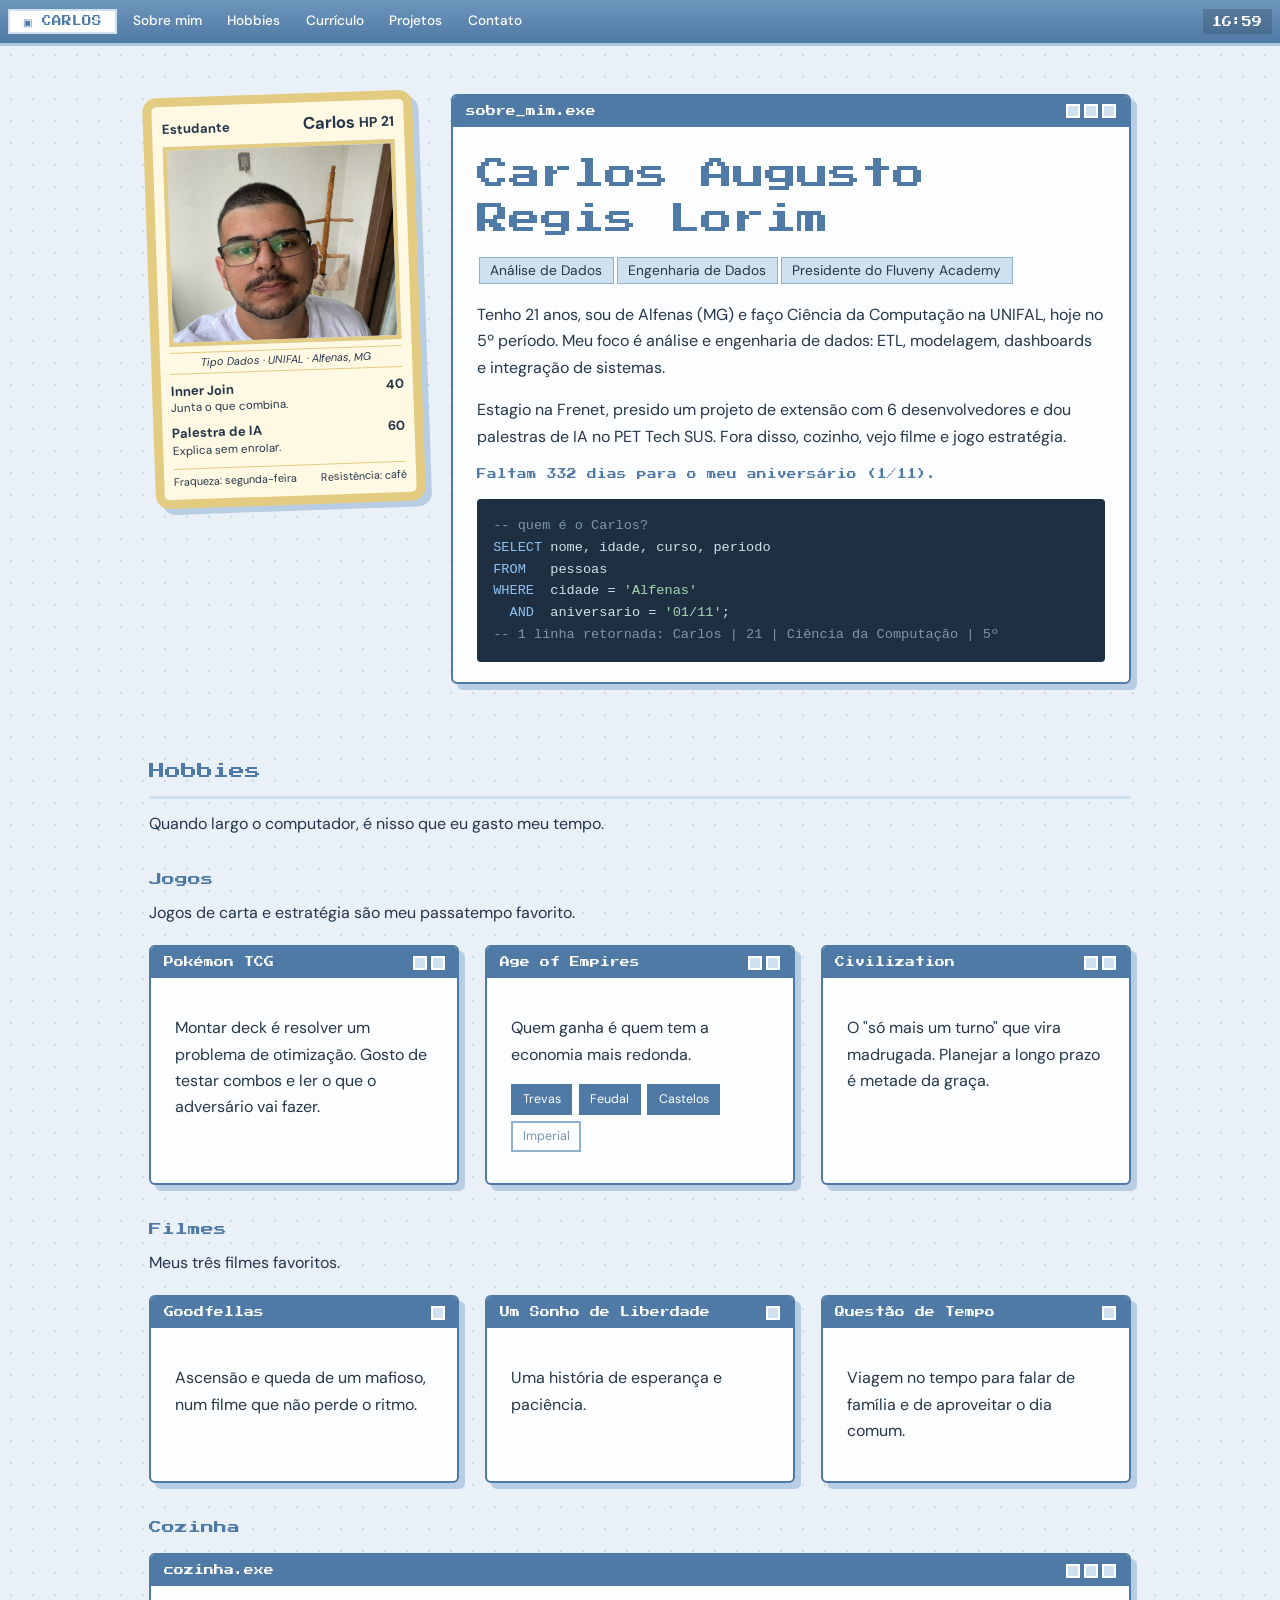
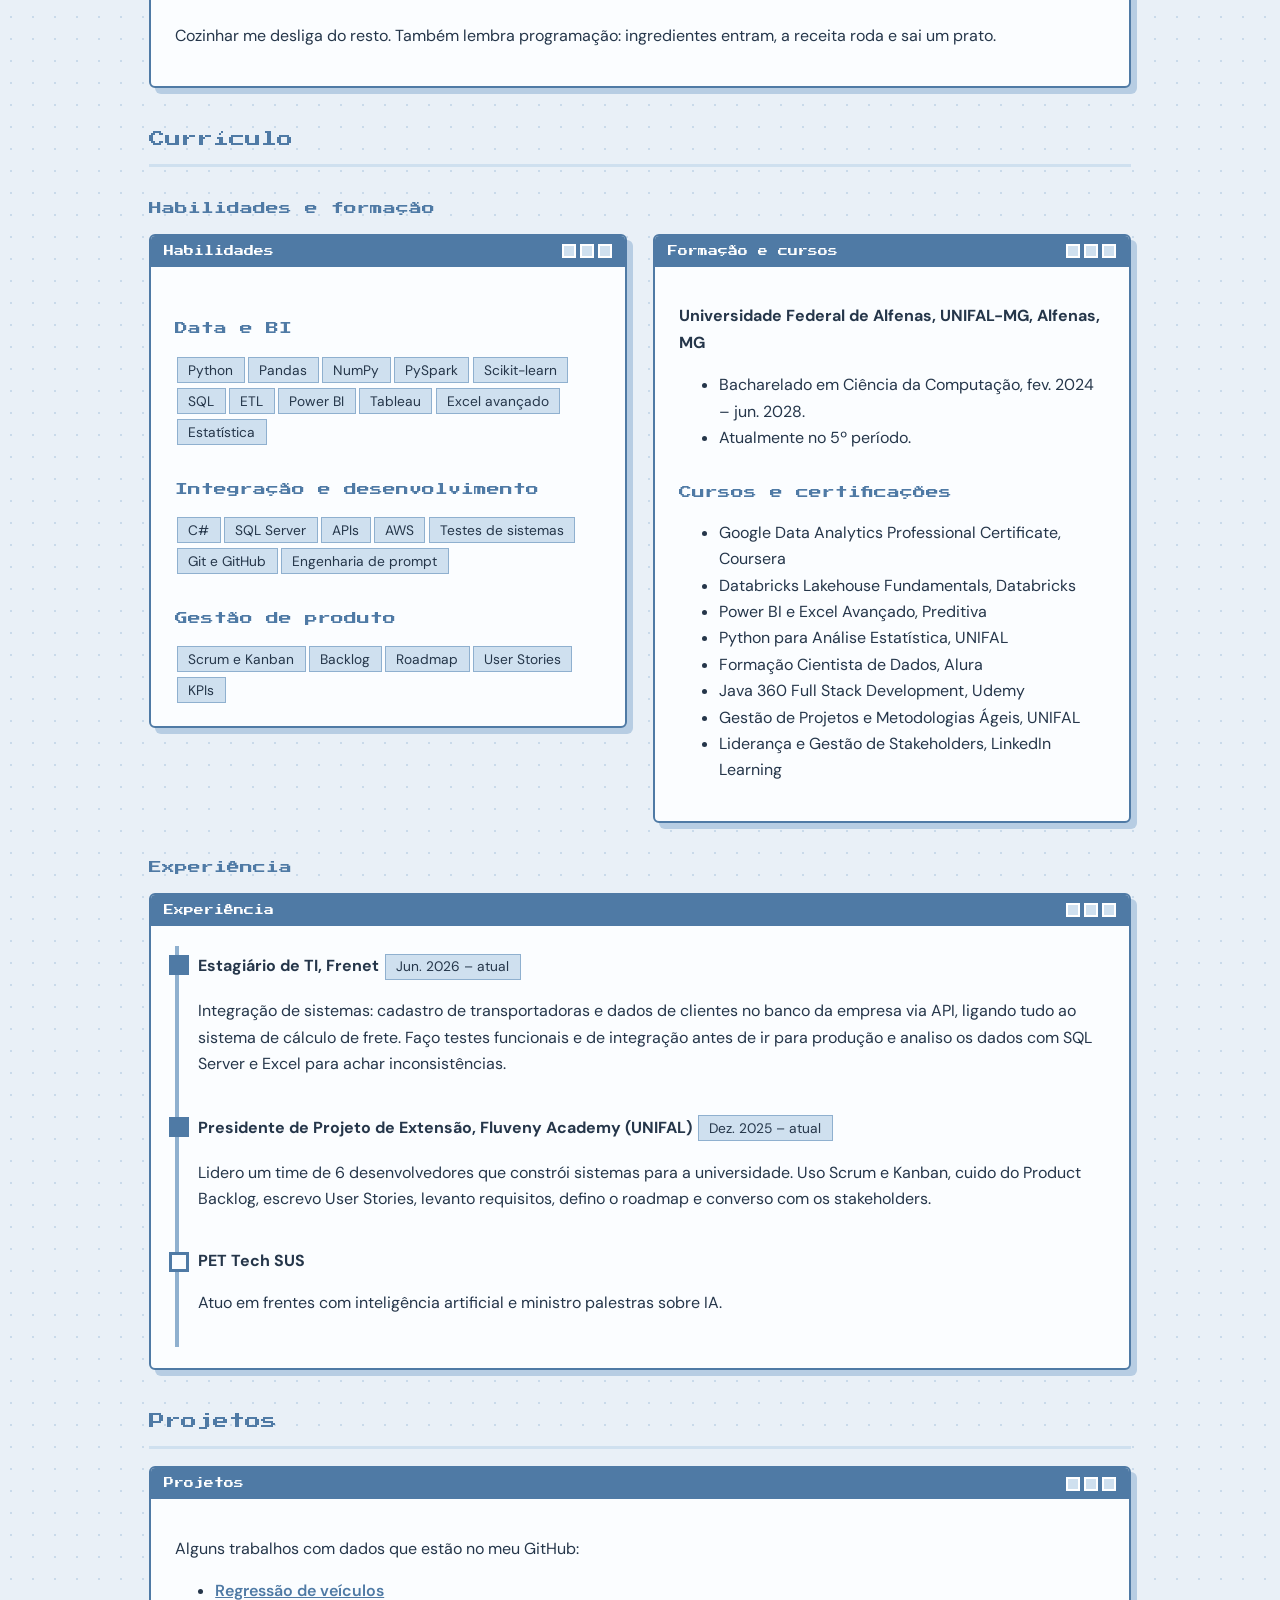
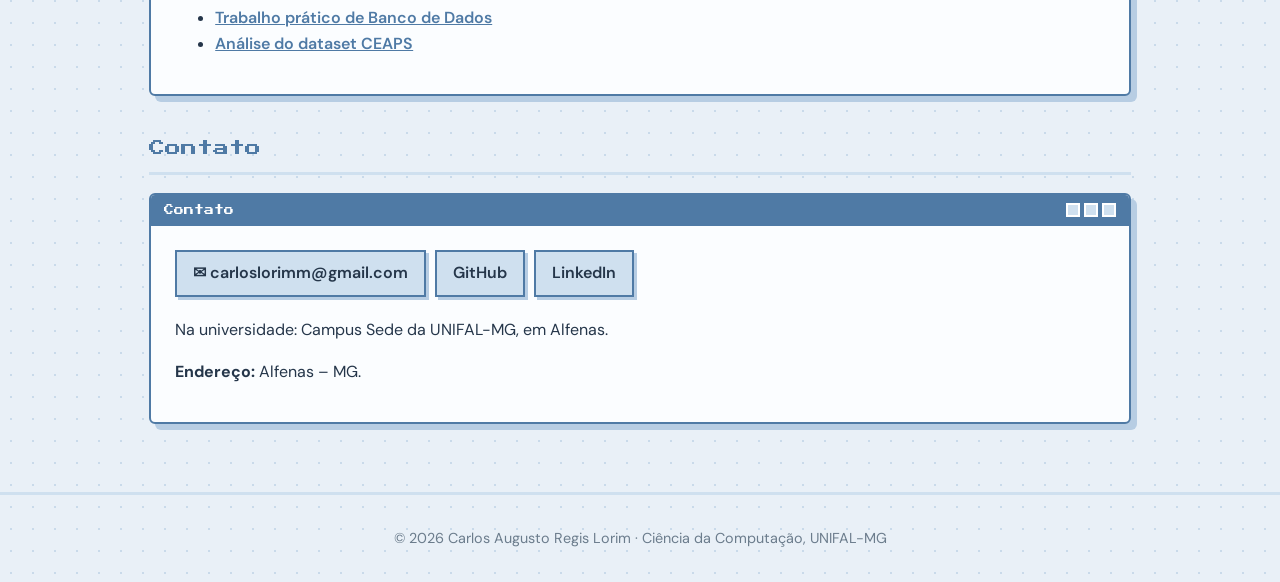
<file: index.html>
<!DOCTYPE html>
<html lang="en-US"><head><meta charset="UTF-8"><meta name="viewport" content="width=device-width,initial-scale=1"><title>carlos-lorim-site</title>
<meta name="robots" content="max-image-preview:large">
<link rel="dns-prefetch" href="//fonts.googleapis.com">
<style id="wp-img-auto-sizes-contain-inline-css">
img:is([sizes=auto i],[sizes^="auto," i]){contain-intrinsic-size:3000px 1500px}
/*# sourceURL=wp-img-auto-sizes-contain-inline-css */
</style>
<style id="wp-emoji-styles-inline-css">

	img.wp-smiley, img.emoji {
		display: inline !important;
		border: none !important;
		box-shadow: none !important;
		height: 1em !important;
		width: 1em !important;
		margin: 0 0.07em !important;
		vertical-align: -0.1em !important;
		background: none !important;
		padding: 0 !important;
	}
/*# sourceURL=wp-emoji-styles-inline-css */
</style>
<style id="wp-block-library-inline-css">
:root{--wp-block-synced-color:#7a00df;--wp-block-synced-color--rgb:122,0,223;--wp-bound-block-color:var(--wp-block-synced-color);--wp-editor-canvas-background:#ddd;--wp-admin-theme-color:#007cba;--wp-admin-theme-color--rgb:0,124,186;--wp-admin-theme-color-darker-10:#006ba1;--wp-admin-theme-color-darker-10--rgb:0,107,160.5;--wp-admin-theme-color-darker-20:#005a87;--wp-admin-theme-color-darker-20--rgb:0,90,135;--wp-admin-border-width-focus:2px}@media (min-resolution:192dpi){:root{--wp-admin-border-width-focus:1.5px}}.wp-element-button{cursor:pointer}:root .has-very-light-gray-background-color{background-color:#eee}:root .has-very-dark-gray-background-color{background-color:#313131}:root .has-very-light-gray-color{color:#eee}:root .has-very-dark-gray-color{color:#313131}:root .has-vivid-green-cyan-to-vivid-cyan-blue-gradient-background{background:linear-gradient(135deg,#00d084,#0693e3)}:root .has-purple-crush-gradient-background{background:linear-gradient(135deg,#34e2e4,#4721fb 50%,#ab1dfe)}:root .has-hazy-dawn-gradient-background{background:linear-gradient(135deg,#faaca8,#dad0ec)}:root .has-subdued-olive-gradient-background{background:linear-gradient(135deg,#fafae1,#67a671)}:root .has-atomic-cream-gradient-background{background:linear-gradient(135deg,#fdd79a,#004a59)}:root .has-nightshade-gradient-background{background:linear-gradient(135deg,#330968,#31cdcf)}:root .has-midnight-gradient-background{background:linear-gradient(135deg,#020381,#2874fc)}:root{--wp--preset--font-size--normal:16px;--wp--preset--font-size--huge:42px}.has-regular-font-size{font-size:1em}.has-larger-font-size{font-size:2.625em}.has-normal-font-size{font-size:var(--wp--preset--font-size--normal)}.has-huge-font-size{font-size:var(--wp--preset--font-size--huge)}:root .has-text-align-center{text-align:center}:root .has-text-align-left{text-align:left}:root .has-text-align-right{text-align:right}.has-fit-text{white-space:nowrap!important}#end-resizable-editor-section{display:none}.aligncenter{clear:both}.items-justified-left{justify-content:flex-start}.items-justified-center{justify-content:center}.items-justified-right{justify-content:flex-end}.items-justified-space-between{justify-content:space-between}.screen-reader-text{word-wrap:normal!important;border:0;clip-path:inset(50%);height:1px;margin:-1px;overflow:hidden;padding:0;position:absolute;width:1px;word-break:normal!important}.screen-reader-text:focus{background-color:#ddd;clip-path:none;color:#444;display:block;font-size:1em;height:auto;left:5px;line-height:normal;padding:15px 23px 14px;text-decoration:none;top:5px;width:auto;z-index:100000}html :where(.has-border-color){border-style:solid}html :where([style^=border-color],[style*=";border-color"],[style*="; border-color"]){border-style:solid}html :where([style^=border-top-color],[style*=";border-top-color"],[style*="; border-top-color"]){border-top-style:solid}html :where([style^=border-right-color],[style*=";border-right-color"],[style*="; border-right-color"]){border-right-style:solid}html :where([style^=border-bottom-color],[style*=";border-bottom-color"],[style*="; border-bottom-color"]){border-bottom-style:solid}html :where([style^=border-left-color],[style*=";border-left-color"],[style*="; border-left-color"]){border-left-style:solid}html :where([style^=border-width],[style*=";border-width"],[style*="; border-width"]){border-style:solid}html :where([style^=border-top-width],[style*=";border-top-width"],[style*="; border-top-width"]){border-top-style:solid}html :where([style^=border-right-width],[style*=";border-right-width"],[style*="; border-right-width"]){border-right-style:solid}html :where([style^=border-bottom-width],[style*=";border-bottom-width"],[style*="; border-bottom-width"]){border-bottom-style:solid}html :where([style^=border-left-width],[style*=";border-left-width"],[style*="; border-left-width"]){border-left-style:solid}html :where(img[class*=wp-image-]){height:auto;max-width:100%}:where(figure){margin:0 0 1em}html :where(.is-position-sticky){--wp-admin--admin-bar--position-offset:var(--wp-admin--admin-bar--height,0px)}@media screen and (max-width:600px){html :where(.is-position-sticky){--wp-admin--admin-bar--position-offset:0px}}

/*# sourceURL=/wp-includes/css/dist/block-library/common.min.css */
</style>
<style id="classic-theme-styles-inline-css">
/*! This file is auto-generated */
.wp-block-button__link{color:#fff;background-color:#32373c;border-radius:9999px;box-shadow:none;text-decoration:none;padding:calc(.667em + 2px) calc(1.333em + 2px);font-size:1.125em}.wp-block-file__button{background:#32373c;color:#fff;text-decoration:none}
/*# sourceURL=/wp-includes/css/classic-themes.min.css */
</style>

<style id="global-styles-inline-css">
:root{--wp--preset--aspect-ratio--square: 1;--wp--preset--aspect-ratio--4-3: 4/3;--wp--preset--aspect-ratio--3-4: 3/4;--wp--preset--aspect-ratio--3-2: 3/2;--wp--preset--aspect-ratio--2-3: 2/3;--wp--preset--aspect-ratio--16-9: 16/9;--wp--preset--aspect-ratio--9-16: 9/16;--wp--preset--color--black: #000000;--wp--preset--color--cyan-bluish-gray: #abb8c3;--wp--preset--color--white: #ffffff;--wp--preset--color--pale-pink: #f78da7;--wp--preset--color--vivid-red: #cf2e2e;--wp--preset--color--luminous-vivid-orange: #ff6900;--wp--preset--color--luminous-vivid-amber: #fcb900;--wp--preset--color--light-green-cyan: #7bdcb5;--wp--preset--color--vivid-green-cyan: #00d084;--wp--preset--color--pale-cyan-blue: #8ed1fc;--wp--preset--color--vivid-cyan-blue: #0693e3;--wp--preset--color--vivid-purple: #9b51e0;--wp--preset--gradient--vivid-cyan-blue-to-vivid-purple: linear-gradient(135deg,rgb(6,147,227) 0%,rgb(155,81,224) 100%);--wp--preset--gradient--light-green-cyan-to-vivid-green-cyan: linear-gradient(135deg,rgb(122,220,180) 0%,rgb(0,208,130) 100%);--wp--preset--gradient--luminous-vivid-amber-to-luminous-vivid-orange: linear-gradient(135deg,rgb(252,185,0) 0%,rgb(255,105,0) 100%);--wp--preset--gradient--luminous-vivid-orange-to-vivid-red: linear-gradient(135deg,rgb(255,105,0) 0%,rgb(207,46,46) 100%);--wp--preset--gradient--very-light-gray-to-cyan-bluish-gray: linear-gradient(135deg,rgb(238,238,238) 0%,rgb(169,184,195) 100%);--wp--preset--gradient--cool-to-warm-spectrum: linear-gradient(135deg,rgb(74,234,220) 0%,rgb(151,120,209) 20%,rgb(207,42,186) 40%,rgb(238,44,130) 60%,rgb(251,105,98) 80%,rgb(254,248,76) 100%);--wp--preset--gradient--blush-light-purple: linear-gradient(135deg,rgb(255,206,236) 0%,rgb(152,150,240) 100%);--wp--preset--gradient--blush-bordeaux: linear-gradient(135deg,rgb(254,205,165) 0%,rgb(254,45,45) 50%,rgb(107,0,62) 100%);--wp--preset--gradient--luminous-dusk: linear-gradient(135deg,rgb(255,203,112) 0%,rgb(199,81,192) 50%,rgb(65,88,208) 100%);--wp--preset--gradient--pale-ocean: linear-gradient(135deg,rgb(255,245,203) 0%,rgb(182,227,212) 50%,rgb(51,167,181) 100%);--wp--preset--gradient--electric-grass: linear-gradient(135deg,rgb(202,248,128) 0%,rgb(113,206,126) 100%);--wp--preset--gradient--midnight: linear-gradient(135deg,rgb(2,3,129) 0%,rgb(40,116,252) 100%);--wp--preset--font-size--small: 13px;--wp--preset--font-size--medium: 20px;--wp--preset--font-size--large: 36px;--wp--preset--font-size--x-large: 42px;--wp--preset--spacing--20: 0.44rem;--wp--preset--spacing--30: 0.67rem;--wp--preset--spacing--40: 1rem;--wp--preset--spacing--50: 1.5rem;--wp--preset--spacing--60: 2.25rem;--wp--preset--spacing--70: 3.38rem;--wp--preset--spacing--80: 5.06rem;--wp--preset--shadow--natural: 6px 6px 9px rgba(0, 0, 0, 0.2);--wp--preset--shadow--deep: 12px 12px 50px rgba(0, 0, 0, 0.4);--wp--preset--shadow--sharp: 6px 6px 0px rgba(0, 0, 0, 0.2);--wp--preset--shadow--outlined: 6px 6px 0px -3px rgb(255, 255, 255), 6px 6px rgb(0, 0, 0);--wp--preset--shadow--crisp: 6px 6px 0px rgb(0, 0, 0);}.wp-block-button{--wp--preset--dimension--25: 25%;--wp--preset--dimension--50: 50%;--wp--preset--dimension--75: 75%;--wp--preset--dimension--100: 100%;}:where(body) { margin: 0; }:where(.is-layout-flex){gap: 0.5em;}:where(.is-layout-grid){gap: 0.5em;}body .is-layout-flex{display: flex;}.is-layout-flex{flex-wrap: wrap;align-items: center;}.is-layout-flex > :is(*, div){margin: 0;}body .is-layout-grid{display: grid;}.is-layout-grid > :is(*, div){margin: 0;}body{padding-top: 0px;padding-right: 0px;padding-bottom: 0px;padding-left: 0px;}:root :where(.wp-element-button, .wp-block-button__link){background-color: #32373c;border-width: 0;color: #fff;font-family: inherit;font-size: inherit;font-style: inherit;font-weight: inherit;letter-spacing: inherit;line-height: inherit;padding-top: calc(0.667em + 2px);padding-right: calc(1.333em + 2px);padding-bottom: calc(0.667em + 2px);padding-left: calc(1.333em + 2px);text-decoration: none;text-transform: inherit;}.has-black-color{color: var(--wp--preset--color--black) !important;}.has-cyan-bluish-gray-color{color: var(--wp--preset--color--cyan-bluish-gray) !important;}.has-white-color{color: var(--wp--preset--color--white) !important;}.has-pale-pink-color{color: var(--wp--preset--color--pale-pink) !important;}.has-vivid-red-color{color: var(--wp--preset--color--vivid-red) !important;}.has-luminous-vivid-orange-color{color: var(--wp--preset--color--luminous-vivid-orange) !important;}.has-luminous-vivid-amber-color{color: var(--wp--preset--color--luminous-vivid-amber) !important;}.has-light-green-cyan-color{color: var(--wp--preset--color--light-green-cyan) !important;}.has-vivid-green-cyan-color{color: var(--wp--preset--color--vivid-green-cyan) !important;}.has-pale-cyan-blue-color{color: var(--wp--preset--color--pale-cyan-blue) !important;}.has-vivid-cyan-blue-color{color: var(--wp--preset--color--vivid-cyan-blue) !important;}.has-vivid-purple-color{color: var(--wp--preset--color--vivid-purple) !important;}.has-black-background-color{background-color: var(--wp--preset--color--black) !important;}.has-cyan-bluish-gray-background-color{background-color: var(--wp--preset--color--cyan-bluish-gray) !important;}.has-white-background-color{background-color: var(--wp--preset--color--white) !important;}.has-pale-pink-background-color{background-color: var(--wp--preset--color--pale-pink) !important;}.has-vivid-red-background-color{background-color: var(--wp--preset--color--vivid-red) !important;}.has-luminous-vivid-orange-background-color{background-color: var(--wp--preset--color--luminous-vivid-orange) !important;}.has-luminous-vivid-amber-background-color{background-color: var(--wp--preset--color--luminous-vivid-amber) !important;}.has-light-green-cyan-background-color{background-color: var(--wp--preset--color--light-green-cyan) !important;}.has-vivid-green-cyan-background-color{background-color: var(--wp--preset--color--vivid-green-cyan) !important;}.has-pale-cyan-blue-background-color{background-color: var(--wp--preset--color--pale-cyan-blue) !important;}.has-vivid-cyan-blue-background-color{background-color: var(--wp--preset--color--vivid-cyan-blue) !important;}.has-vivid-purple-background-color{background-color: var(--wp--preset--color--vivid-purple) !important;}.has-black-border-color{border-color: var(--wp--preset--color--black) !important;}.has-cyan-bluish-gray-border-color{border-color: var(--wp--preset--color--cyan-bluish-gray) !important;}.has-white-border-color{border-color: var(--wp--preset--color--white) !important;}.has-pale-pink-border-color{border-color: var(--wp--preset--color--pale-pink) !important;}.has-vivid-red-border-color{border-color: var(--wp--preset--color--vivid-red) !important;}.has-luminous-vivid-orange-border-color{border-color: var(--wp--preset--color--luminous-vivid-orange) !important;}.has-luminous-vivid-amber-border-color{border-color: var(--wp--preset--color--luminous-vivid-amber) !important;}.has-light-green-cyan-border-color{border-color: var(--wp--preset--color--light-green-cyan) !important;}.has-vivid-green-cyan-border-color{border-color: var(--wp--preset--color--vivid-green-cyan) !important;}.has-pale-cyan-blue-border-color{border-color: var(--wp--preset--color--pale-cyan-blue) !important;}.has-vivid-cyan-blue-border-color{border-color: var(--wp--preset--color--vivid-cyan-blue) !important;}.has-vivid-purple-border-color{border-color: var(--wp--preset--color--vivid-purple) !important;}.has-vivid-cyan-blue-to-vivid-purple-gradient-background{background: var(--wp--preset--gradient--vivid-cyan-blue-to-vivid-purple) !important;}.has-light-green-cyan-to-vivid-green-cyan-gradient-background{background: var(--wp--preset--gradient--light-green-cyan-to-vivid-green-cyan) !important;}.has-luminous-vivid-amber-to-luminous-vivid-orange-gradient-background{background: var(--wp--preset--gradient--luminous-vivid-amber-to-luminous-vivid-orange) !important;}.has-luminous-vivid-orange-to-vivid-red-gradient-background{background: var(--wp--preset--gradient--luminous-vivid-orange-to-vivid-red) !important;}.has-very-light-gray-to-cyan-bluish-gray-gradient-background{background: var(--wp--preset--gradient--very-light-gray-to-cyan-bluish-gray) !important;}.has-cool-to-warm-spectrum-gradient-background{background: var(--wp--preset--gradient--cool-to-warm-spectrum) !important;}.has-blush-light-purple-gradient-background{background: var(--wp--preset--gradient--blush-light-purple) !important;}.has-blush-bordeaux-gradient-background{background: var(--wp--preset--gradient--blush-bordeaux) !important;}.has-luminous-dusk-gradient-background{background: var(--wp--preset--gradient--luminous-dusk) !important;}.has-pale-ocean-gradient-background{background: var(--wp--preset--gradient--pale-ocean) !important;}.has-electric-grass-gradient-background{background: var(--wp--preset--gradient--electric-grass) !important;}.has-midnight-gradient-background{background: var(--wp--preset--gradient--midnight) !important;}.has-small-font-size{font-size: var(--wp--preset--font-size--small) !important;}.has-medium-font-size{font-size: var(--wp--preset--font-size--medium) !important;}.has-large-font-size{font-size: var(--wp--preset--font-size--large) !important;}.has-x-large-font-size{font-size: var(--wp--preset--font-size--x-large) !important;}
/*# sourceURL=global-styles-inline-css */
</style>

<link rel="stylesheet" id="lorim-fonts-css" href="https://fonts.googleapis.com/css2?family=DM+Sans:wght@400;500;700&amp;family=Press+Start+2P&amp;display=swap" media="all">
<link rel="stylesheet" id="lorim-css" href="/wp-content/themes/lorim/style.css?ver=2.0" media="all">
<link rel="EditURI" type="application/rsd+xml" title="RSD" href="/xmlrpc.php?rsd">
<meta name="generator" content="WordPress 7.1.3">
</head><body class="home blog wp-theme-lorim">
<div class="task"><a class="start" href="#inicio">▣ CARLOS</a>
 <a class="it" href="#inicio">Sobre mim</a><a class="it" href="#hobbies">Hobbies</a><a class="it" href="#curriculo">Currículo</a><a class="it" href="#projetos">Projetos</a><a class="it" href="#contato">Contato</a>
 <span class="clk" id="clk">--:--</span></div>
<main>
<section id="inicio"><div class="hero">
 <div class="tcg">
  <div class="top"><span>Estudante</span><b>Carlos <small>HP 21</small></b></div>
  <div class="pic"><img src="/wp-content/themes/lorim/assets/foto.jpg" alt="Foto de Carlos Augusto Regis Lorim"></div>
  <div class="info">Tipo Dados · UNIFAL · Alfenas, MG</div>
  <div class="atk"><div>Inner Join<small>Junta o que combina.</small></div><div>40</div></div>
  <div class="atk"><div>Palestra de IA<small>Explica sem enrolar.</small></div><div>60</div></div>
  <div class="foot"><span>Fraqueza: segunda-feira</span><span>Resistência: café</span></div>
 </div>
 <div class="win t2" style="margin:0/"><div class="bar"><span>sobre_mim.exe</span><i><b></b><b></b><b></b></i></div><div class="body">
  <h1>Carlos Augusto Regis Lorim</h1>
  <span class="tag">Análise de Dados</span><span class="tag">Engenharia de Dados</span><span class="tag">Presidente do Fluveny Academy</span>
  <p>Tenho 21 anos, sou de Alfenas (MG) e faço Ciência da Computação na UNIFAL, hoje no 5º período. Meu foco é análise e engenharia de dados: ETL, modelagem, dashboards e integração de sistemas.</p>
  <p>Estagio na Frenet, presido um projeto de extensão com 6 desenvolvedores e dou palestras de IA no PET Tech SUS. Fora disso, cozinho, vejo filme e jogo estratégia.</p>
  <p class="px" style="font-size:.6rem;line-height:1.8;color:var(--deep)" id="bday"></p>
<pre><span class="c">-- quem é o Carlos?</span>
<span class="k">SELECT</span> nome, idade, curso, periodo
<span class="k">FROM</span>   pessoas
<span class="k">WHERE</span>  cidade = <span class="s">'Alfenas'</span>
  <span class="k">AND</span>  aniversario = <span class="s">'01/11'</span>;
<span class="c">-- 1 linha retornada: Carlos | 21 | Ciência da Computação | 5º</span></pre>
 </div></div>
</div></section>

<section id="hobbies"><h2 class="st">Hobbies</h2><p class="lead">Quando largo o computador, é nisso que eu gasto meu tempo.</p><h3>Jogos</h3><p class="lead">Jogos de carta e estratégia são meu passatempo favorito.</p><div class="grid">
<div class="win"><div class="bar"><span>Pokémon TCG</span><i><b></b><b></b></i></div><div class="body"><p>Montar deck é resolver um problema de otimização. Gosto de testar combos e ler o que o adversário vai fazer.</p></div></div>
<div class="win"><div class="bar"><span>Age of Empires</span><i><b></b><b></b></i></div><div class="body"><p>Quem ganha é quem tem a economia mais redonda.</p><div class="ages"><span class="on">Trevas</span><span class="on">Feudal</span><span class="on">Castelos</span><span>Imperial</span></div></div></div>
<div class="win"><div class="bar"><span>Civilization</span><i><b></b><b></b></i></div><div class="body"><p>O "só mais um turno" que vira madrugada. Planejar a longo prazo é metade da graça.</p></div></div></div><h3>Filmes</h3><p class="lead">Meus três filmes favoritos.</p><div class="grid">
<div class="win"><div class="bar"><span>Goodfellas</span><i><b></b></i></div><div class="body"><p>Ascensão e queda de um mafioso, num filme que não perde o ritmo.</p></div></div>
<div class="win"><div class="bar"><span>Um Sonho de Liberdade</span><i><b></b></i></div><div class="body"><p>Uma história de esperança e paciência.</p></div></div>
<div class="win"><div class="bar"><span>Questão de Tempo</span><i><b></b></i></div><div class="body"><p>Viagem no tempo para falar de família e de aproveitar o dia comum.</p></div></div></div><h3>Cozinha</h3><div class="win"><div class="bar"><span>cozinha.exe</span><i><b></b><b></b><b></b></i></div><div class="body"><p>Cozinhar me desliga do resto. Também lembra programação: ingredientes entram, a receita roda e sai um prato.</p></div></div></section>

<section id="curriculo"><h2 class="st">Currículo</h2><h3>Habilidades e formação</h3><div class="grid" style="align-items:start"><div class="win"><div class="bar"><span>Habilidades</span><i><b></b><b></b><b></b></i></div><div class="body">
 <h3>Data e BI</h3>
 <span class="tag">Python</span><span class="tag">Pandas</span><span class="tag">NumPy</span><span class="tag">PySpark</span><span class="tag">Scikit-learn</span><span class="tag">SQL</span><span class="tag">ETL</span><span class="tag">Power BI</span><span class="tag">Tableau</span><span class="tag">Excel avançado</span><span class="tag">Estatística</span>
 <h3>Integração e desenvolvimento</h3>
 <span class="tag">C#</span><span class="tag">SQL Server</span><span class="tag">APIs</span><span class="tag">AWS</span><span class="tag">Testes de sistemas</span><span class="tag">Git e GitHub</span><span class="tag">Engenharia de prompt</span>
 <h3>Gestão de produto</h3>
 <span class="tag">Scrum e Kanban</span><span class="tag">Backlog</span><span class="tag">Roadmap</span><span class="tag">User Stories</span><span class="tag">KPIs</span>
</div></div><div class="win"><div class="bar"><span>Formação e cursos</span><i><b></b><b></b><b></b></i></div><div class="body">
 <p><strong>Universidade Federal de Alfenas, UNIFAL-MG, Alfenas, MG</strong></p>
 <ul><li>Bacharelado em Ciência da Computação, fev. 2024 – jun. 2028.</li><li>Atualmente no 5º período.</li></ul>
 <h3>Cursos e certificações</h3>
 <ul><li>Google Data Analytics Professional Certificate, Coursera</li>
 <li>Databricks Lakehouse Fundamentals, Databricks</li>
 <li>Power BI e Excel Avançado, Preditiva</li>
 <li>Python para Análise Estatística, UNIFAL</li>
 <li>Formação Cientista de Dados, Alura</li>
 <li>Java 360 Full Stack Development, Udemy</li>
 <li>Gestão de Projetos e Metodologias Ágeis, UNIFAL</li>
 <li>Liderança e Gestão de Stakeholders, LinkedIn Learning</li></ul>
</div></div></div><h3>Experiência</h3><div class="win"><div class="bar"><span>Experiência</span><i><b></b><b></b><b></b></i></div><div class="body">
 <ul class="quest">
  <li class="now"><strong>Estagiário de TI, Frenet</strong> <span class="tag">Jun. 2026 – atual</span>
   <p>Integração de sistemas: cadastro de transportadoras e dados de clientes no banco da empresa via API, ligando tudo ao sistema de cálculo de frete. Faço testes funcionais e de integração antes de ir para produção e analiso os dados com SQL Server e Excel para achar inconsistências.</p></li>
  <li class="now"><strong>Presidente de Projeto de Extensão, Fluveny Academy (UNIFAL)</strong> <span class="tag">Dez. 2025 – atual</span>
   <p>Lidero um time de 6 desenvolvedores que constrói sistemas para a universidade. Uso Scrum e Kanban, cuido do Product Backlog, escrevo User Stories, levanto requisitos, defino o roadmap e converso com os stakeholders.</p></li>
  <li><strong>PET Tech SUS</strong>
   <p>Atuo em frentes com inteligência artificial e ministro palestras sobre IA.</p></li>
 </ul>
</div></div></section>

<section id="projetos"><h2 class="st">Projetos</h2><div class="win"><div class="bar"><span>Projetos</span><i><b></b><b></b><b></b></i></div><div class="body">
 <p>Alguns trabalhos com dados que estão no meu GitHub:</p>
 <ul><li><a href="https://github.com/carlos-lorim/Regressao-veiculos">Regressão de veículos</a></li>
 <li><a href="https://github.com/carlos-lorim/Trabalho-pratico-de-Banco-de-dados">Trabalho prático de Banco de Dados</a></li>
 <li><a href="https://github.com/carlos-lorim/Analise-dataset-CEAPS">Análise do dataset CEAPS</a></li></ul>
</div></div></section>

<section id="contato"><h2 class="st">Contato</h2><div class="win"><div class="bar"><span>Contato</span><i><b></b><b></b><b></b></i></div><div class="body">
 <a class="btn" href="mailto:carloslorimm@gmail.com">✉ carloslorimm@gmail.com</a>
 <a class="btn" href="https://github.com/carlos-lorim">GitHub</a>
 <a class="btn" href="https://www.linkedin.com/in/carlos-lorim">LinkedIn</a>
 <p>Na universidade: Campus Sede da UNIFAL-MG, em Alfenas.</p>
 <p><strong>Endereço:</strong> Alfenas – MG.</p>
</div></div></section>
</main>
<footer class="foot2">© 2026 Carlos Augusto Regis Lorim · Ciência da Computação, UNIFAL-MG</footer>
<script type="speculationrules">
{"prefetch":[{"source":"document","where":{"and":[{"href_matches":"/*"},{"not":{"href_matches":["/wp-*.php","/wp-admin/*","/wp-content/uploads/*","/wp-content/*","/wp-content/plugins/*","/wp-content/themes/lorim/*","/*\\?(.+)"]}},{"not":{"selector_matches":"a[rel~=\"nofollow\"]"}},{"not":{"selector_matches":".no-prefetch, .no-prefetch a"}}]},"eagerness":"conservative"}]}
</script>
<script id="lorim-js-js" src="/wp-content/themes/lorim/script.js?ver=2.0"></script>
<script id="wp-emoji-settings" type="application/json">
{"baseUrl":"https://s.w.org/images/core/emoji/17.0.2/72x72/","ext":".png","svgUrl":"https://s.w.org/images/core/emoji/17.0.2/svg/","svgExt":".svg","source":{"concatemoji":"/wp-includes/js/wp-emoji-release.min.js?ver=7.1.3"}}
</script>
<script type="module">
/*! This file is auto-generated */
var e="script#wp-emoji-settings",t=document.querySelector(e);if(!(t instanceof HTMLScriptElement))throw new Error("Element missing: "+e);const r=JSON.parse(t.text),s=(window._wpemojiSettings=r,"wpEmojiSettingsSupports"),o=["flag","emoji"];function i(e){try{var t={supportTests:e,timestamp:(new Date).valueOf()};sessionStorage.setItem(s,JSON.stringify(t))}catch(e){}}function c(e,t,n){e.clearRect(0,0,e.canvas.width,e.canvas.height),e.fillText(t,0,0);t=new Uint32Array(e.getImageData(0,0,e.canvas.width,e.canvas.height).data);e.clearRect(0,0,e.canvas.width,e.canvas.height),e.fillText(n,0,0);const r=new Uint32Array(e.getImageData(0,0,e.canvas.width,e.canvas.height).data);return t.every((e,t)=>e===r[t])}function p(e,t){e.clearRect(0,0,e.canvas.width,e.canvas.height),e.fillText(t,0,0);var n=e.getImageData(16,16,1,1);for(let e=0;e<n.data.length;e++)if(0!==n.data[e])return!1;return!0}function u(e,t,n,r){switch(t){case"flag":return n(e,"\ud83c\udff3\ufe0f\u200d\u26a7\ufe0f","\ud83c\udff3\ufe0f\u200b\u26a7\ufe0f")?!1:!n(e,"\ud83c\udde8\ud83c\uddf6","\ud83c\udde8\u200b\ud83c\uddf6")&&!n(e,"\ud83c\udff4\udb40\udc67\udb40\udc62\udb40\udc65\udb40\udc6e\udb40\udc67\udb40\udc7f","\ud83c\udff4\u200b\udb40\udc67\u200b\udb40\udc62\u200b\udb40\udc65\u200b\udb40\udc6e\u200b\udb40\udc67\u200b\udb40\udc7f");case"emoji":return!r(e,"\ud83e\u1fac8")}return!1}function f(e,t,n,r){let a;const s=(a="undefined"!=typeof WorkerGlobalScope&&self instanceof WorkerGlobalScope?new OffscreenCanvas(300,150):document.createElement("canvas")).getContext("2d",{willReadFrequently:!0}),o=(s.textBaseline="top",s.font="600 32px Arial",{});return e.forEach(e=>{o[e]=t(s,e,n,r)}),o}function a(e){var t=document.createElement("script");t.src=e,t.defer=!0,document.head.appendChild(t)}r.supports={everything:!0,everythingExceptFlag:!0},new Promise(t=>{let n=function(){try{var e=JSON.parse(sessionStorage.getItem(s));if("object"==typeof e&&"number"==typeof e.timestamp&&(new Date).valueOf()<e.timestamp+604800&&"object"==typeof e.supportTests)return e.supportTests}catch(e){}return null}();if(!n){if("undefined"!=typeof Worker&&"undefined"!=typeof OffscreenCanvas&&"undefined"!=typeof URL&&URL.createObjectURL&&"undefined"!=typeof Blob)try{var e="postMessage("+f.toString()+"("+[JSON.stringify(o),u.toString(),c.toString(),p.toString()].join(",")+"));",r=new Blob([e],{type:"text/javascript"});const a=new Worker(URL.createObjectURL(r),{name:"wpTestEmojiSupports"});return void(a.onmessage=e=>{i(n=e.data),a.terminate(),t(n)})}catch(e){}i(n=f(o,u,c,p))}t(n)}).then(e=>{for(const n in e)r.supports[n]=e[n],r.supports.everything=r.supports.everything&&r.supports[n],"flag"!==n&&(r.supports.everythingExceptFlag=r.supports.everythingExceptFlag&&r.supports[n]);var t;r.supports.everythingExceptFlag=r.supports.everythingExceptFlag&&!r.supports.flag,r.supports.everything||((t=r.source||{}).concatemoji?a(t.concatemoji):t.wpemoji&&t.twemoji&&(a(t.twemoji),a(t.wpemoji)))});
//# sourceURL=/wp-includes/js/wp-emoji-loader.min.js
</script>
</body></html>
</file>
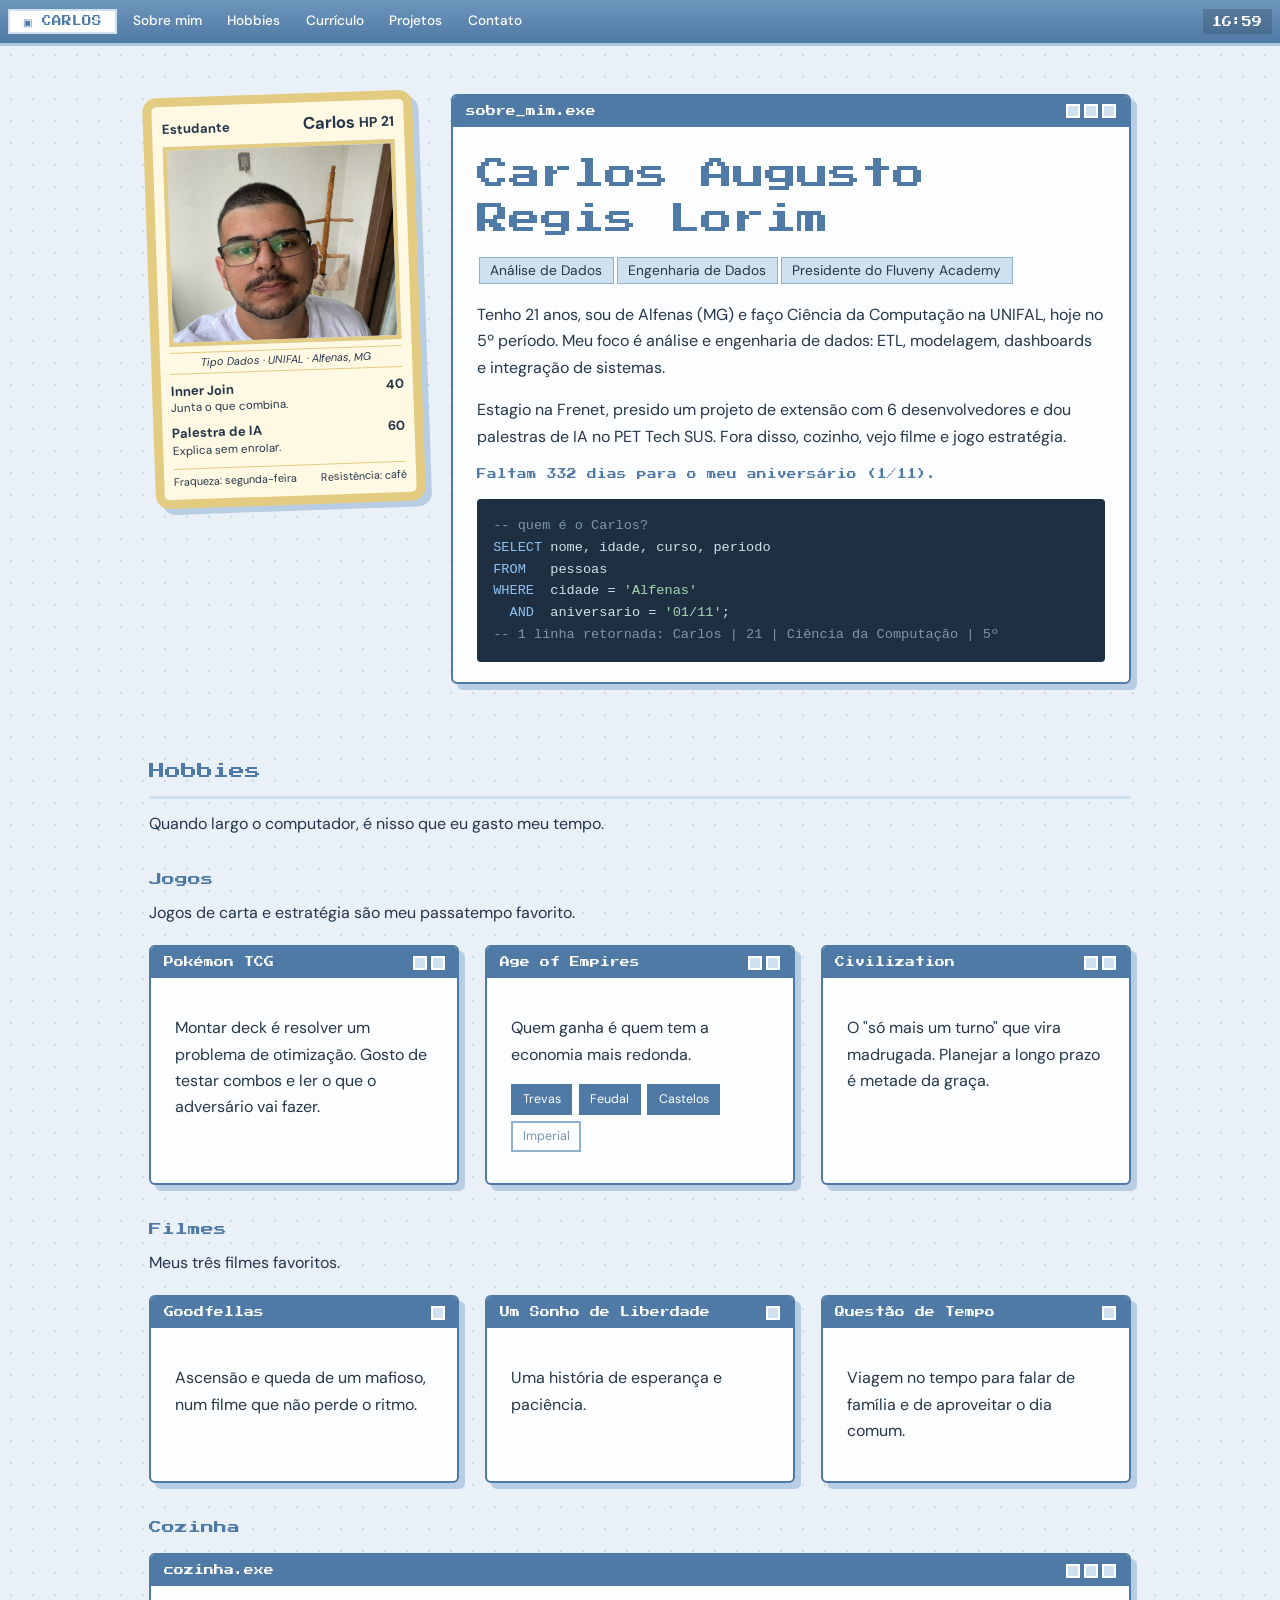
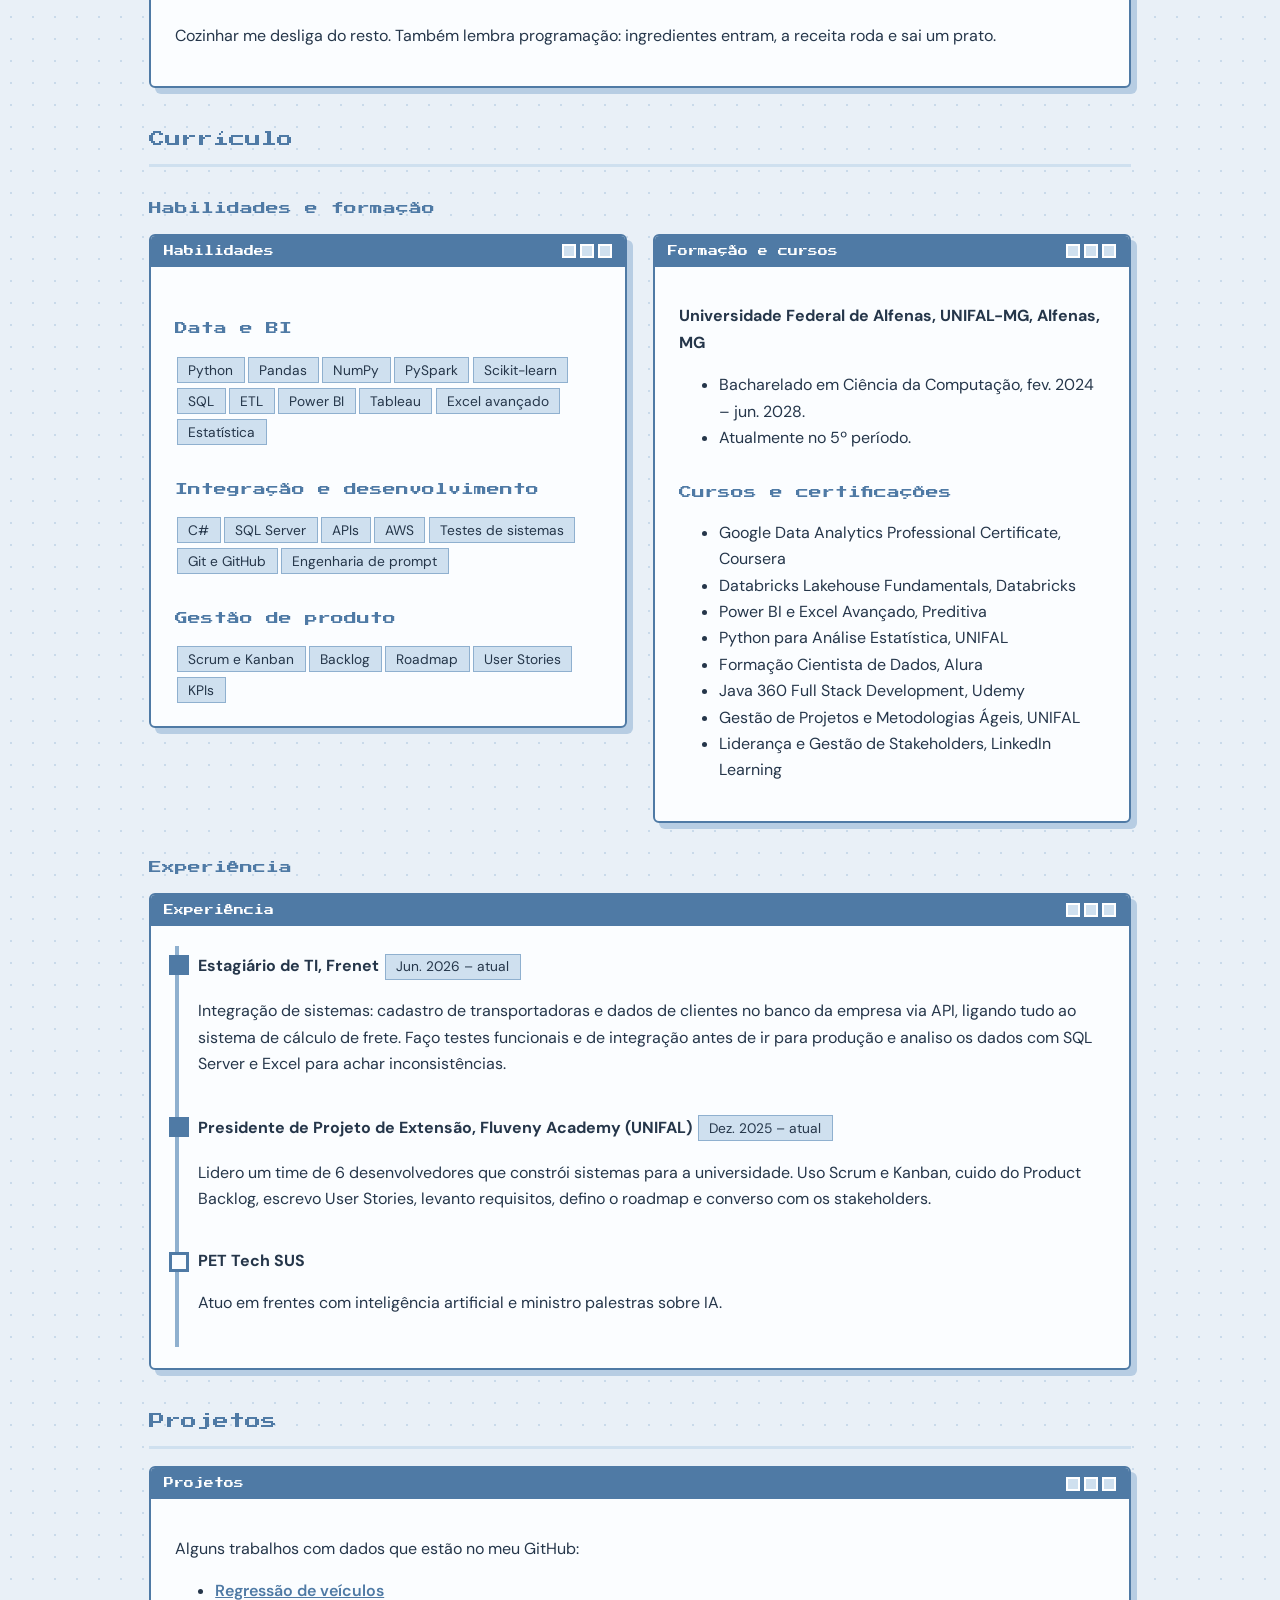
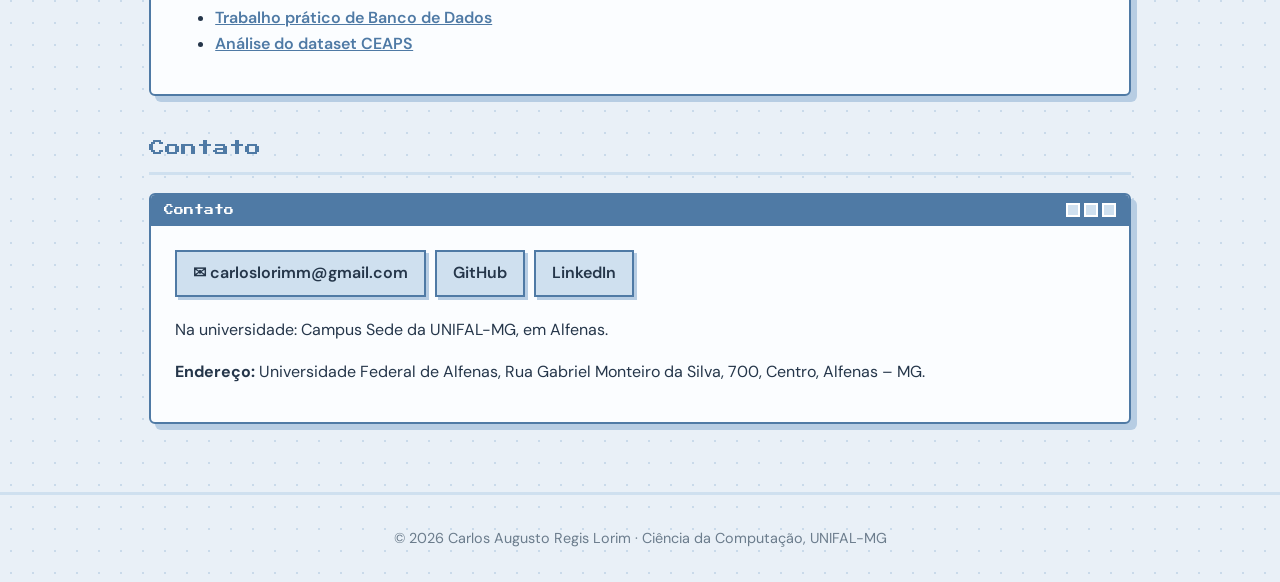
<file: hello-world/index.html>
<!DOCTYPE html>
<html lang="en-US"><head><meta charset="UTF-8"><meta name="viewport" content="width=device-width,initial-scale=1"><title>Hello world! – carlos-lorim-site</title>
<meta name="robots" content="max-image-preview:large">
<link rel="dns-prefetch" href="//fonts.googleapis.com">



<style id="wp-img-auto-sizes-contain-inline-css">
img:is([sizes=auto i],[sizes^="auto," i]){contain-intrinsic-size:3000px 1500px}
/*# sourceURL=wp-img-auto-sizes-contain-inline-css */
</style>
<style id="wp-emoji-styles-inline-css">

	img.wp-smiley, img.emoji {
		display: inline !important;
		border: none !important;
		box-shadow: none !important;
		height: 1em !important;
		width: 1em !important;
		margin: 0 0.07em !important;
		vertical-align: -0.1em !important;
		background: none !important;
		padding: 0 !important;
	}
/*# sourceURL=wp-emoji-styles-inline-css */
</style>
<style id="wp-block-library-inline-css">
:root{--wp-block-synced-color:#7a00df;--wp-block-synced-color--rgb:122,0,223;--wp-bound-block-color:var(--wp-block-synced-color);--wp-editor-canvas-background:#ddd;--wp-admin-theme-color:#007cba;--wp-admin-theme-color--rgb:0,124,186;--wp-admin-theme-color-darker-10:#006ba1;--wp-admin-theme-color-darker-10--rgb:0,107,160.5;--wp-admin-theme-color-darker-20:#005a87;--wp-admin-theme-color-darker-20--rgb:0,90,135;--wp-admin-border-width-focus:2px}@media (min-resolution:192dpi){:root{--wp-admin-border-width-focus:1.5px}}.wp-element-button{cursor:pointer}:root .has-very-light-gray-background-color{background-color:#eee}:root .has-very-dark-gray-background-color{background-color:#313131}:root .has-very-light-gray-color{color:#eee}:root .has-very-dark-gray-color{color:#313131}:root .has-vivid-green-cyan-to-vivid-cyan-blue-gradient-background{background:linear-gradient(135deg,#00d084,#0693e3)}:root .has-purple-crush-gradient-background{background:linear-gradient(135deg,#34e2e4,#4721fb 50%,#ab1dfe)}:root .has-hazy-dawn-gradient-background{background:linear-gradient(135deg,#faaca8,#dad0ec)}:root .has-subdued-olive-gradient-background{background:linear-gradient(135deg,#fafae1,#67a671)}:root .has-atomic-cream-gradient-background{background:linear-gradient(135deg,#fdd79a,#004a59)}:root .has-nightshade-gradient-background{background:linear-gradient(135deg,#330968,#31cdcf)}:root .has-midnight-gradient-background{background:linear-gradient(135deg,#020381,#2874fc)}:root{--wp--preset--font-size--normal:16px;--wp--preset--font-size--huge:42px}.has-regular-font-size{font-size:1em}.has-larger-font-size{font-size:2.625em}.has-normal-font-size{font-size:var(--wp--preset--font-size--normal)}.has-huge-font-size{font-size:var(--wp--preset--font-size--huge)}:root .has-text-align-center{text-align:center}:root .has-text-align-left{text-align:left}:root .has-text-align-right{text-align:right}.has-fit-text{white-space:nowrap!important}#end-resizable-editor-section{display:none}.aligncenter{clear:both}.items-justified-left{justify-content:flex-start}.items-justified-center{justify-content:center}.items-justified-right{justify-content:flex-end}.items-justified-space-between{justify-content:space-between}.screen-reader-text{word-wrap:normal!important;border:0;clip-path:inset(50%);height:1px;margin:-1px;overflow:hidden;padding:0;position:absolute;width:1px;word-break:normal!important}.screen-reader-text:focus{background-color:#ddd;clip-path:none;color:#444;display:block;font-size:1em;height:auto;left:5px;line-height:normal;padding:15px 23px 14px;text-decoration:none;top:5px;width:auto;z-index:100000}html :where(.has-border-color){border-style:solid}html :where([style^=border-color],[style*=";border-color"],[style*="; border-color"]){border-style:solid}html :where([style^=border-top-color],[style*=";border-top-color"],[style*="; border-top-color"]){border-top-style:solid}html :where([style^=border-right-color],[style*=";border-right-color"],[style*="; border-right-color"]){border-right-style:solid}html :where([style^=border-bottom-color],[style*=";border-bottom-color"],[style*="; border-bottom-color"]){border-bottom-style:solid}html :where([style^=border-left-color],[style*=";border-left-color"],[style*="; border-left-color"]){border-left-style:solid}html :where([style^=border-width],[style*=";border-width"],[style*="; border-width"]){border-style:solid}html :where([style^=border-top-width],[style*=";border-top-width"],[style*="; border-top-width"]){border-top-style:solid}html :where([style^=border-right-width],[style*=";border-right-width"],[style*="; border-right-width"]){border-right-style:solid}html :where([style^=border-bottom-width],[style*=";border-bottom-width"],[style*="; border-bottom-width"]){border-bottom-style:solid}html :where([style^=border-left-width],[style*=";border-left-width"],[style*="; border-left-width"]){border-left-style:solid}html :where(img[class*=wp-image-]){height:auto;max-width:100%}:where(figure){margin:0 0 1em}html :where(.is-position-sticky){--wp-admin--admin-bar--position-offset:var(--wp-admin--admin-bar--height,0px)}@media screen and (max-width:600px){html :where(.is-position-sticky){--wp-admin--admin-bar--position-offset:0px}}

/*# sourceURL=/wp-includes/css/dist/block-library/common.min.css */
</style>
<style id="classic-theme-styles-inline-css">
/*! This file is auto-generated */
.wp-block-button__link{color:#fff;background-color:#32373c;border-radius:9999px;box-shadow:none;text-decoration:none;padding:calc(.667em + 2px) calc(1.333em + 2px);font-size:1.125em}.wp-block-file__button{background:#32373c;color:#fff;text-decoration:none}
/*# sourceURL=/wp-includes/css/classic-themes.min.css */
</style>

<style id="global-styles-inline-css">
:root{--wp--preset--aspect-ratio--square: 1;--wp--preset--aspect-ratio--4-3: 4/3;--wp--preset--aspect-ratio--3-4: 3/4;--wp--preset--aspect-ratio--3-2: 3/2;--wp--preset--aspect-ratio--2-3: 2/3;--wp--preset--aspect-ratio--16-9: 16/9;--wp--preset--aspect-ratio--9-16: 9/16;--wp--preset--color--black: #000000;--wp--preset--color--cyan-bluish-gray: #abb8c3;--wp--preset--color--white: #ffffff;--wp--preset--color--pale-pink: #f78da7;--wp--preset--color--vivid-red: #cf2e2e;--wp--preset--color--luminous-vivid-orange: #ff6900;--wp--preset--color--luminous-vivid-amber: #fcb900;--wp--preset--color--light-green-cyan: #7bdcb5;--wp--preset--color--vivid-green-cyan: #00d084;--wp--preset--color--pale-cyan-blue: #8ed1fc;--wp--preset--color--vivid-cyan-blue: #0693e3;--wp--preset--color--vivid-purple: #9b51e0;--wp--preset--gradient--vivid-cyan-blue-to-vivid-purple: linear-gradient(135deg,rgb(6,147,227) 0%,rgb(155,81,224) 100%);--wp--preset--gradient--light-green-cyan-to-vivid-green-cyan: linear-gradient(135deg,rgb(122,220,180) 0%,rgb(0,208,130) 100%);--wp--preset--gradient--luminous-vivid-amber-to-luminous-vivid-orange: linear-gradient(135deg,rgb(252,185,0) 0%,rgb(255,105,0) 100%);--wp--preset--gradient--luminous-vivid-orange-to-vivid-red: linear-gradient(135deg,rgb(255,105,0) 0%,rgb(207,46,46) 100%);--wp--preset--gradient--very-light-gray-to-cyan-bluish-gray: linear-gradient(135deg,rgb(238,238,238) 0%,rgb(169,184,195) 100%);--wp--preset--gradient--cool-to-warm-spectrum: linear-gradient(135deg,rgb(74,234,220) 0%,rgb(151,120,209) 20%,rgb(207,42,186) 40%,rgb(238,44,130) 60%,rgb(251,105,98) 80%,rgb(254,248,76) 100%);--wp--preset--gradient--blush-light-purple: linear-gradient(135deg,rgb(255,206,236) 0%,rgb(152,150,240) 100%);--wp--preset--gradient--blush-bordeaux: linear-gradient(135deg,rgb(254,205,165) 0%,rgb(254,45,45) 50%,rgb(107,0,62) 100%);--wp--preset--gradient--luminous-dusk: linear-gradient(135deg,rgb(255,203,112) 0%,rgb(199,81,192) 50%,rgb(65,88,208) 100%);--wp--preset--gradient--pale-ocean: linear-gradient(135deg,rgb(255,245,203) 0%,rgb(182,227,212) 50%,rgb(51,167,181) 100%);--wp--preset--gradient--electric-grass: linear-gradient(135deg,rgb(202,248,128) 0%,rgb(113,206,126) 100%);--wp--preset--gradient--midnight: linear-gradient(135deg,rgb(2,3,129) 0%,rgb(40,116,252) 100%);--wp--preset--font-size--small: 13px;--wp--preset--font-size--medium: 20px;--wp--preset--font-size--large: 36px;--wp--preset--font-size--x-large: 42px;--wp--preset--spacing--20: 0.44rem;--wp--preset--spacing--30: 0.67rem;--wp--preset--spacing--40: 1rem;--wp--preset--spacing--50: 1.5rem;--wp--preset--spacing--60: 2.25rem;--wp--preset--spacing--70: 3.38rem;--wp--preset--spacing--80: 5.06rem;--wp--preset--shadow--natural: 6px 6px 9px rgba(0, 0, 0, 0.2);--wp--preset--shadow--deep: 12px 12px 50px rgba(0, 0, 0, 0.4);--wp--preset--shadow--sharp: 6px 6px 0px rgba(0, 0, 0, 0.2);--wp--preset--shadow--outlined: 6px 6px 0px -3px rgb(255, 255, 255), 6px 6px rgb(0, 0, 0);--wp--preset--shadow--crisp: 6px 6px 0px rgb(0, 0, 0);}.wp-block-button{--wp--preset--dimension--25: 25%;--wp--preset--dimension--50: 50%;--wp--preset--dimension--75: 75%;--wp--preset--dimension--100: 100%;}:where(body) { margin: 0; }:where(.is-layout-flex){gap: 0.5em;}:where(.is-layout-grid){gap: 0.5em;}body .is-layout-flex{display: flex;}.is-layout-flex{flex-wrap: wrap;align-items: center;}.is-layout-flex > :is(*, div){margin: 0;}body .is-layout-grid{display: grid;}.is-layout-grid > :is(*, div){margin: 0;}body{padding-top: 0px;padding-right: 0px;padding-bottom: 0px;padding-left: 0px;}:root :where(.wp-element-button, .wp-block-button__link){background-color: #32373c;border-width: 0;color: #fff;font-family: inherit;font-size: inherit;font-style: inherit;font-weight: inherit;letter-spacing: inherit;line-height: inherit;padding-top: calc(0.667em + 2px);padding-right: calc(1.333em + 2px);padding-bottom: calc(0.667em + 2px);padding-left: calc(1.333em + 2px);text-decoration: none;text-transform: inherit;}.has-black-color{color: var(--wp--preset--color--black) !important;}.has-cyan-bluish-gray-color{color: var(--wp--preset--color--cyan-bluish-gray) !important;}.has-white-color{color: var(--wp--preset--color--white) !important;}.has-pale-pink-color{color: var(--wp--preset--color--pale-pink) !important;}.has-vivid-red-color{color: var(--wp--preset--color--vivid-red) !important;}.has-luminous-vivid-orange-color{color: var(--wp--preset--color--luminous-vivid-orange) !important;}.has-luminous-vivid-amber-color{color: var(--wp--preset--color--luminous-vivid-amber) !important;}.has-light-green-cyan-color{color: var(--wp--preset--color--light-green-cyan) !important;}.has-vivid-green-cyan-color{color: var(--wp--preset--color--vivid-green-cyan) !important;}.has-pale-cyan-blue-color{color: var(--wp--preset--color--pale-cyan-blue) !important;}.has-vivid-cyan-blue-color{color: var(--wp--preset--color--vivid-cyan-blue) !important;}.has-vivid-purple-color{color: var(--wp--preset--color--vivid-purple) !important;}.has-black-background-color{background-color: var(--wp--preset--color--black) !important;}.has-cyan-bluish-gray-background-color{background-color: var(--wp--preset--color--cyan-bluish-gray) !important;}.has-white-background-color{background-color: var(--wp--preset--color--white) !important;}.has-pale-pink-background-color{background-color: var(--wp--preset--color--pale-pink) !important;}.has-vivid-red-background-color{background-color: var(--wp--preset--color--vivid-red) !important;}.has-luminous-vivid-orange-background-color{background-color: var(--wp--preset--color--luminous-vivid-orange) !important;}.has-luminous-vivid-amber-background-color{background-color: var(--wp--preset--color--luminous-vivid-amber) !important;}.has-light-green-cyan-background-color{background-color: var(--wp--preset--color--light-green-cyan) !important;}.has-vivid-green-cyan-background-color{background-color: var(--wp--preset--color--vivid-green-cyan) !important;}.has-pale-cyan-blue-background-color{background-color: var(--wp--preset--color--pale-cyan-blue) !important;}.has-vivid-cyan-blue-background-color{background-color: var(--wp--preset--color--vivid-cyan-blue) !important;}.has-vivid-purple-background-color{background-color: var(--wp--preset--color--vivid-purple) !important;}.has-black-border-color{border-color: var(--wp--preset--color--black) !important;}.has-cyan-bluish-gray-border-color{border-color: var(--wp--preset--color--cyan-bluish-gray) !important;}.has-white-border-color{border-color: var(--wp--preset--color--white) !important;}.has-pale-pink-border-color{border-color: var(--wp--preset--color--pale-pink) !important;}.has-vivid-red-border-color{border-color: var(--wp--preset--color--vivid-red) !important;}.has-luminous-vivid-orange-border-color{border-color: var(--wp--preset--color--luminous-vivid-orange) !important;}.has-luminous-vivid-amber-border-color{border-color: var(--wp--preset--color--luminous-vivid-amber) !important;}.has-light-green-cyan-border-color{border-color: var(--wp--preset--color--light-green-cyan) !important;}.has-vivid-green-cyan-border-color{border-color: var(--wp--preset--color--vivid-green-cyan) !important;}.has-pale-cyan-blue-border-color{border-color: var(--wp--preset--color--pale-cyan-blue) !important;}.has-vivid-cyan-blue-border-color{border-color: var(--wp--preset--color--vivid-cyan-blue) !important;}.has-vivid-purple-border-color{border-color: var(--wp--preset--color--vivid-purple) !important;}.has-vivid-cyan-blue-to-vivid-purple-gradient-background{background: var(--wp--preset--gradient--vivid-cyan-blue-to-vivid-purple) !important;}.has-light-green-cyan-to-vivid-green-cyan-gradient-background{background: var(--wp--preset--gradient--light-green-cyan-to-vivid-green-cyan) !important;}.has-luminous-vivid-amber-to-luminous-vivid-orange-gradient-background{background: var(--wp--preset--gradient--luminous-vivid-amber-to-luminous-vivid-orange) !important;}.has-luminous-vivid-orange-to-vivid-red-gradient-background{background: var(--wp--preset--gradient--luminous-vivid-orange-to-vivid-red) !important;}.has-very-light-gray-to-cyan-bluish-gray-gradient-background{background: var(--wp--preset--gradient--very-light-gray-to-cyan-bluish-gray) !important;}.has-cool-to-warm-spectrum-gradient-background{background: var(--wp--preset--gradient--cool-to-warm-spectrum) !important;}.has-blush-light-purple-gradient-background{background: var(--wp--preset--gradient--blush-light-purple) !important;}.has-blush-bordeaux-gradient-background{background: var(--wp--preset--gradient--blush-bordeaux) !important;}.has-luminous-dusk-gradient-background{background: var(--wp--preset--gradient--luminous-dusk) !important;}.has-pale-ocean-gradient-background{background: var(--wp--preset--gradient--pale-ocean) !important;}.has-electric-grass-gradient-background{background: var(--wp--preset--gradient--electric-grass) !important;}.has-midnight-gradient-background{background: var(--wp--preset--gradient--midnight) !important;}.has-small-font-size{font-size: var(--wp--preset--font-size--small) !important;}.has-medium-font-size{font-size: var(--wp--preset--font-size--medium) !important;}.has-large-font-size{font-size: var(--wp--preset--font-size--large) !important;}.has-x-large-font-size{font-size: var(--wp--preset--font-size--x-large) !important;}
/*# sourceURL=global-styles-inline-css */
</style>

<link rel="stylesheet" id="lorim-fonts-css" href="https://fonts.googleapis.com/css2?family=DM+Sans:wght@400;500;700&amp;family=Press+Start+2P&amp;display=swap" media="all">
<link rel="stylesheet" id="lorim-css" href="/wp-content/themes/lorim/style.css?ver=2.0" media="all">
<link rel="EditURI" type="application/rsd+xml" title="RSD" href="/xmlrpc.php?rsd">
<meta name="generator" content="WordPress 7.1.3">
<link rel="canonical" href="/hello-world/">
<link rel="shortlink" href="/?p=1">
</head><body class="wp-singular post-template-default single single-post postid-1 single-format-standard wp-theme-lorim">
<div class="task"><a class="start" href="#inicio">▣ CARLOS</a>
 <a class="it" href="#inicio">Sobre mim</a><a class="it" href="#hobbies">Hobbies</a><a class="it" href="#curriculo">Currículo</a><a class="it" href="#projetos">Projetos</a><a class="it" href="#contato">Contato</a>
 <span class="clk" id="clk">--:--</span></div>
<main>
<section id="inicio"><div class="hero">
 <div class="tcg">
  <div class="top"><span>Estudante</span><b>Carlos <small>HP 21</small></b></div>
  <div class="pic"><img src="/wp-content/themes/lorim/assets/foto.jpg" alt="Foto de Carlos Augusto Regis Lorim"></div>
  <div class="info">Tipo Dados · UNIFAL · Alfenas, MG</div>
  <div class="atk"><div>Inner Join<small>Junta o que combina.</small></div><div>40</div></div>
  <div class="atk"><div>Palestra de IA<small>Explica sem enrolar.</small></div><div>60</div></div>
  <div class="foot"><span>Fraqueza: segunda-feira</span><span>Resistência: café</span></div>
 </div>
 <div class="win t2" style="margin:0/"><div class="bar"><span>sobre_mim.exe</span><i><b></b><b></b><b></b></i></div><div class="body">
  <h1>Carlos Augusto Regis Lorim</h1>
  <span class="tag">Análise de Dados</span><span class="tag">Engenharia de Dados</span><span class="tag">Presidente do Fluveny Academy</span>
  <p>Tenho 21 anos, sou de Alfenas (MG) e faço Ciência da Computação na UNIFAL, hoje no 5º período. Meu foco é análise e engenharia de dados: ETL, modelagem, dashboards e integração de sistemas.</p>
  <p>Estagio na Frenet, presido um projeto de extensão com 6 desenvolvedores e dou palestras de IA no PET Tech SUS. Fora disso, cozinho, vejo filme e jogo estratégia.</p>
  <p class="px" style="font-size:.6rem;line-height:1.8;color:var(--deep)" id="bday"></p>
<pre><span class="c">-- quem é o Carlos?</span>
<span class="k">SELECT</span> nome, idade, curso, periodo
<span class="k">FROM</span>   pessoas
<span class="k">WHERE</span>  cidade = <span class="s">'Alfenas'</span>
  <span class="k">AND</span>  aniversario = <span class="s">'01/11'</span>;
<span class="c">-- 1 linha retornada: Carlos | 21 | Ciência da Computação | 5º</span></pre>
 </div></div>
</div></section>

<section id="hobbies"><h2 class="st">Hobbies</h2><p class="lead">Quando largo o computador, é nisso que eu gasto meu tempo.</p><h3>Jogos</h3><p class="lead">Jogos de carta e estratégia são meu passatempo favorito.</p><div class="grid">
<div class="win"><div class="bar"><span>Pokémon TCG</span><i><b></b><b></b></i></div><div class="body"><p>Montar deck é resolver um problema de otimização. Gosto de testar combos e ler o que o adversário vai fazer.</p></div></div>
<div class="win"><div class="bar"><span>Age of Empires</span><i><b></b><b></b></i></div><div class="body"><p>Quem ganha é quem tem a economia mais redonda.</p><div class="ages"><span class="on">Trevas</span><span class="on">Feudal</span><span class="on">Castelos</span><span>Imperial</span></div></div></div>
<div class="win"><div class="bar"><span>Civilization</span><i><b></b><b></b></i></div><div class="body"><p>O "só mais um turno" que vira madrugada. Planejar a longo prazo é metade da graça.</p></div></div></div><h3>Filmes</h3><p class="lead">Meus três filmes favoritos.</p><div class="grid">
<div class="win"><div class="bar"><span>Goodfellas</span><i><b></b></i></div><div class="body"><p>Ascensão e queda de um mafioso, num filme que não perde o ritmo.</p></div></div>
<div class="win"><div class="bar"><span>Um Sonho de Liberdade</span><i><b></b></i></div><div class="body"><p>Uma história de esperança e paciência.</p></div></div>
<div class="win"><div class="bar"><span>Questão de Tempo</span><i><b></b></i></div><div class="body"><p>Viagem no tempo para falar de família e de aproveitar o dia comum.</p></div></div></div><h3>Cozinha</h3><div class="win"><div class="bar"><span>cozinha.exe</span><i><b></b><b></b><b></b></i></div><div class="body"><p>Cozinhar me desliga do resto. Também lembra programação: ingredientes entram, a receita roda e sai um prato.</p></div></div></section>

<section id="curriculo"><h2 class="st">Currículo</h2><h3>Habilidades e formação</h3><div class="grid" style="align-items:start"><div class="win"><div class="bar"><span>Habilidades</span><i><b></b><b></b><b></b></i></div><div class="body">
 <h3>Data e BI</h3>
 <span class="tag">Python</span><span class="tag">Pandas</span><span class="tag">NumPy</span><span class="tag">PySpark</span><span class="tag">Scikit-learn</span><span class="tag">SQL</span><span class="tag">ETL</span><span class="tag">Power BI</span><span class="tag">Tableau</span><span class="tag">Excel avançado</span><span class="tag">Estatística</span>
 <h3>Integração e desenvolvimento</h3>
 <span class="tag">C#</span><span class="tag">SQL Server</span><span class="tag">APIs</span><span class="tag">AWS</span><span class="tag">Testes de sistemas</span><span class="tag">Git e GitHub</span><span class="tag">Engenharia de prompt</span>
 <h3>Gestão de produto</h3>
 <span class="tag">Scrum e Kanban</span><span class="tag">Backlog</span><span class="tag">Roadmap</span><span class="tag">User Stories</span><span class="tag">KPIs</span>
</div></div><div class="win"><div class="bar"><span>Formação e cursos</span><i><b></b><b></b><b></b></i></div><div class="body">
 <p><strong>Universidade Federal de Alfenas, UNIFAL-MG, Alfenas, MG</strong></p>
 <ul><li>Bacharelado em Ciência da Computação, fev. 2024 – jun. 2028.</li><li>Atualmente no 5º período.</li></ul>
 <h3>Cursos e certificações</h3>
 <ul><li>Google Data Analytics Professional Certificate, Coursera</li>
 <li>Databricks Lakehouse Fundamentals, Databricks</li>
 <li>Power BI e Excel Avançado, Preditiva</li>
 <li>Python para Análise Estatística, UNIFAL</li>
 <li>Formação Cientista de Dados, Alura</li>
 <li>Java 360 Full Stack Development, Udemy</li>
 <li>Gestão de Projetos e Metodologias Ágeis, UNIFAL</li>
 <li>Liderança e Gestão de Stakeholders, LinkedIn Learning</li></ul>
</div></div></div><h3>Experiência</h3><div class="win"><div class="bar"><span>Experiência</span><i><b></b><b></b><b></b></i></div><div class="body">
 <ul class="quest">
  <li class="now"><strong>Estagiário de TI, Frenet</strong> <span class="tag">Jun. 2026 – atual</span>
   <p>Integração de sistemas: cadastro de transportadoras e dados de clientes no banco da empresa via API, ligando tudo ao sistema de cálculo de frete. Faço testes funcionais e de integração antes de ir para produção e analiso os dados com SQL Server e Excel para achar inconsistências.</p></li>
  <li class="now"><strong>Presidente de Projeto de Extensão, Fluveny Academy (UNIFAL)</strong> <span class="tag">Dez. 2025 – atual</span>
   <p>Lidero um time de 6 desenvolvedores que constrói sistemas para a universidade. Uso Scrum e Kanban, cuido do Product Backlog, escrevo User Stories, levanto requisitos, defino o roadmap e converso com os stakeholders.</p></li>
  <li><strong>PET Tech SUS</strong>
   <p>Atuo em frentes com inteligência artificial e ministro palestras sobre IA.</p></li>
 </ul>
</div></div></section>

<section id="projetos"><h2 class="st">Projetos</h2><div class="win"><div class="bar"><span>Projetos</span><i><b></b><b></b><b></b></i></div><div class="body">
 <p>Alguns trabalhos com dados que estão no meu GitHub:</p>
 <ul><li><a href="https://github.com/carlos-lorim/Regressao-veiculos">Regressão de veículos</a></li>
 <li><a href="https://github.com/carlos-lorim/Trabalho-pratico-de-Banco-de-dados">Trabalho prático de Banco de Dados</a></li>
 <li><a href="https://github.com/carlos-lorim/Analise-dataset-CEAPS">Análise do dataset CEAPS</a></li></ul>
</div></div></section>

<section id="contato"><h2 class="st">Contato</h2><div class="win"><div class="bar"><span>Contato</span><i><b></b><b></b><b></b></i></div><div class="body">
 <a class="btn" href="mailto:carloslorimm@gmail.com">✉ carloslorimm@gmail.com</a>
 <a class="btn" href="https://github.com/carlos-lorim">GitHub</a>
 <a class="btn" href="https://www.linkedin.com/in/carlos-lorim">LinkedIn</a>
 <p>Na universidade: Campus Sede da UNIFAL-MG, em Alfenas.</p>
 <p><strong>Endereço:</strong> Universidade Federal de Alfenas, Rua Gabriel Monteiro da Silva, 700, Centro, Alfenas – MG.</p>
</div></div></section>
</main>
<footer class="foot2">© 2026 Carlos Augusto Regis Lorim · Ciência da Computação, UNIFAL-MG</footer>
<script type="speculationrules">
{"prefetch":[{"source":"document","where":{"and":[{"href_matches":"/*"},{"not":{"href_matches":["/wp-*.php","/wp-admin/*","/wp-content/uploads/*","/wp-content/*","/wp-content/plugins/*","/wp-content/themes/lorim/*","/*\\?(.+)"]}},{"not":{"selector_matches":"a[rel~=\"nofollow\"]"}},{"not":{"selector_matches":".no-prefetch, .no-prefetch a"}}]},"eagerness":"conservative"}]}
</script>
<script id="lorim-js-js" src="/wp-content/themes/lorim/script.js?ver=2.0"></script>
<script id="wp-emoji-settings" type="application/json">
{"baseUrl":"https://s.w.org/images/core/emoji/17.0.2/72x72/","ext":".png","svgUrl":"https://s.w.org/images/core/emoji/17.0.2/svg/","svgExt":".svg","source":{"concatemoji":"/wp-includes/js/wp-emoji-release.min.js?ver=7.1.3"}}
</script>
<script type="module">
/*! This file is auto-generated */
var e="script#wp-emoji-settings",t=document.querySelector(e);if(!(t instanceof HTMLScriptElement))throw new Error("Element missing: "+e);const r=JSON.parse(t.text),s=(window._wpemojiSettings=r,"wpEmojiSettingsSupports"),o=["flag","emoji"];function i(e){try{var t={supportTests:e,timestamp:(new Date).valueOf()};sessionStorage.setItem(s,JSON.stringify(t))}catch(e){}}function c(e,t,n){e.clearRect(0,0,e.canvas.width,e.canvas.height),e.fillText(t,0,0);t=new Uint32Array(e.getImageData(0,0,e.canvas.width,e.canvas.height).data);e.clearRect(0,0,e.canvas.width,e.canvas.height),e.fillText(n,0,0);const r=new Uint32Array(e.getImageData(0,0,e.canvas.width,e.canvas.height).data);return t.every((e,t)=>e===r[t])}function p(e,t){e.clearRect(0,0,e.canvas.width,e.canvas.height),e.fillText(t,0,0);var n=e.getImageData(16,16,1,1);for(let e=0;e<n.data.length;e++)if(0!==n.data[e])return!1;return!0}function u(e,t,n,r){switch(t){case"flag":return n(e,"\ud83c\udff3\ufe0f\u200d\u26a7\ufe0f","\ud83c\udff3\ufe0f\u200b\u26a7\ufe0f")?!1:!n(e,"\ud83c\udde8\ud83c\uddf6","\ud83c\udde8\u200b\ud83c\uddf6")&&!n(e,"\ud83c\udff4\udb40\udc67\udb40\udc62\udb40\udc65\udb40\udc6e\udb40\udc67\udb40\udc7f","\ud83c\udff4\u200b\udb40\udc67\u200b\udb40\udc62\u200b\udb40\udc65\u200b\udb40\udc6e\u200b\udb40\udc67\u200b\udb40\udc7f");case"emoji":return!r(e,"\ud83e\u1fac8")}return!1}function f(e,t,n,r){let a;const s=(a="undefined"!=typeof WorkerGlobalScope&&self instanceof WorkerGlobalScope?new OffscreenCanvas(300,150):document.createElement("canvas")).getContext("2d",{willReadFrequently:!0}),o=(s.textBaseline="top",s.font="600 32px Arial",{});return e.forEach(e=>{o[e]=t(s,e,n,r)}),o}function a(e){var t=document.createElement("script");t.src=e,t.defer=!0,document.head.appendChild(t)}r.supports={everything:!0,everythingExceptFlag:!0},new Promise(t=>{let n=function(){try{var e=JSON.parse(sessionStorage.getItem(s));if("object"==typeof e&&"number"==typeof e.timestamp&&(new Date).valueOf()<e.timestamp+604800&&"object"==typeof e.supportTests)return e.supportTests}catch(e){}return null}();if(!n){if("undefined"!=typeof Worker&&"undefined"!=typeof OffscreenCanvas&&"undefined"!=typeof URL&&URL.createObjectURL&&"undefined"!=typeof Blob)try{var e="postMessage("+f.toString()+"("+[JSON.stringify(o),u.toString(),c.toString(),p.toString()].join(",")+"));",r=new Blob([e],{type:"text/javascript"});const a=new Worker(URL.createObjectURL(r),{name:"wpTestEmojiSupports"});return void(a.onmessage=e=>{i(n=e.data),a.terminate(),t(n)})}catch(e){}i(n=f(o,u,c,p))}t(n)}).then(e=>{for(const n in e)r.supports[n]=e[n],r.supports.everything=r.supports.everything&&r.supports[n],"flag"!==n&&(r.supports.everythingExceptFlag=r.supports.everythingExceptFlag&&r.supports[n]);var t;r.supports.everythingExceptFlag=r.supports.everythingExceptFlag&&!r.supports.flag,r.supports.everything||((t=r.source||{}).concatemoji?a(t.concatemoji):t.wpemoji&&t.twemoji&&(a(t.twemoji),a(t.wpemoji)))});
//# sourceURL=/wp-includes/js/wp-emoji-loader.min.js
</script>
</body></html>
</file>
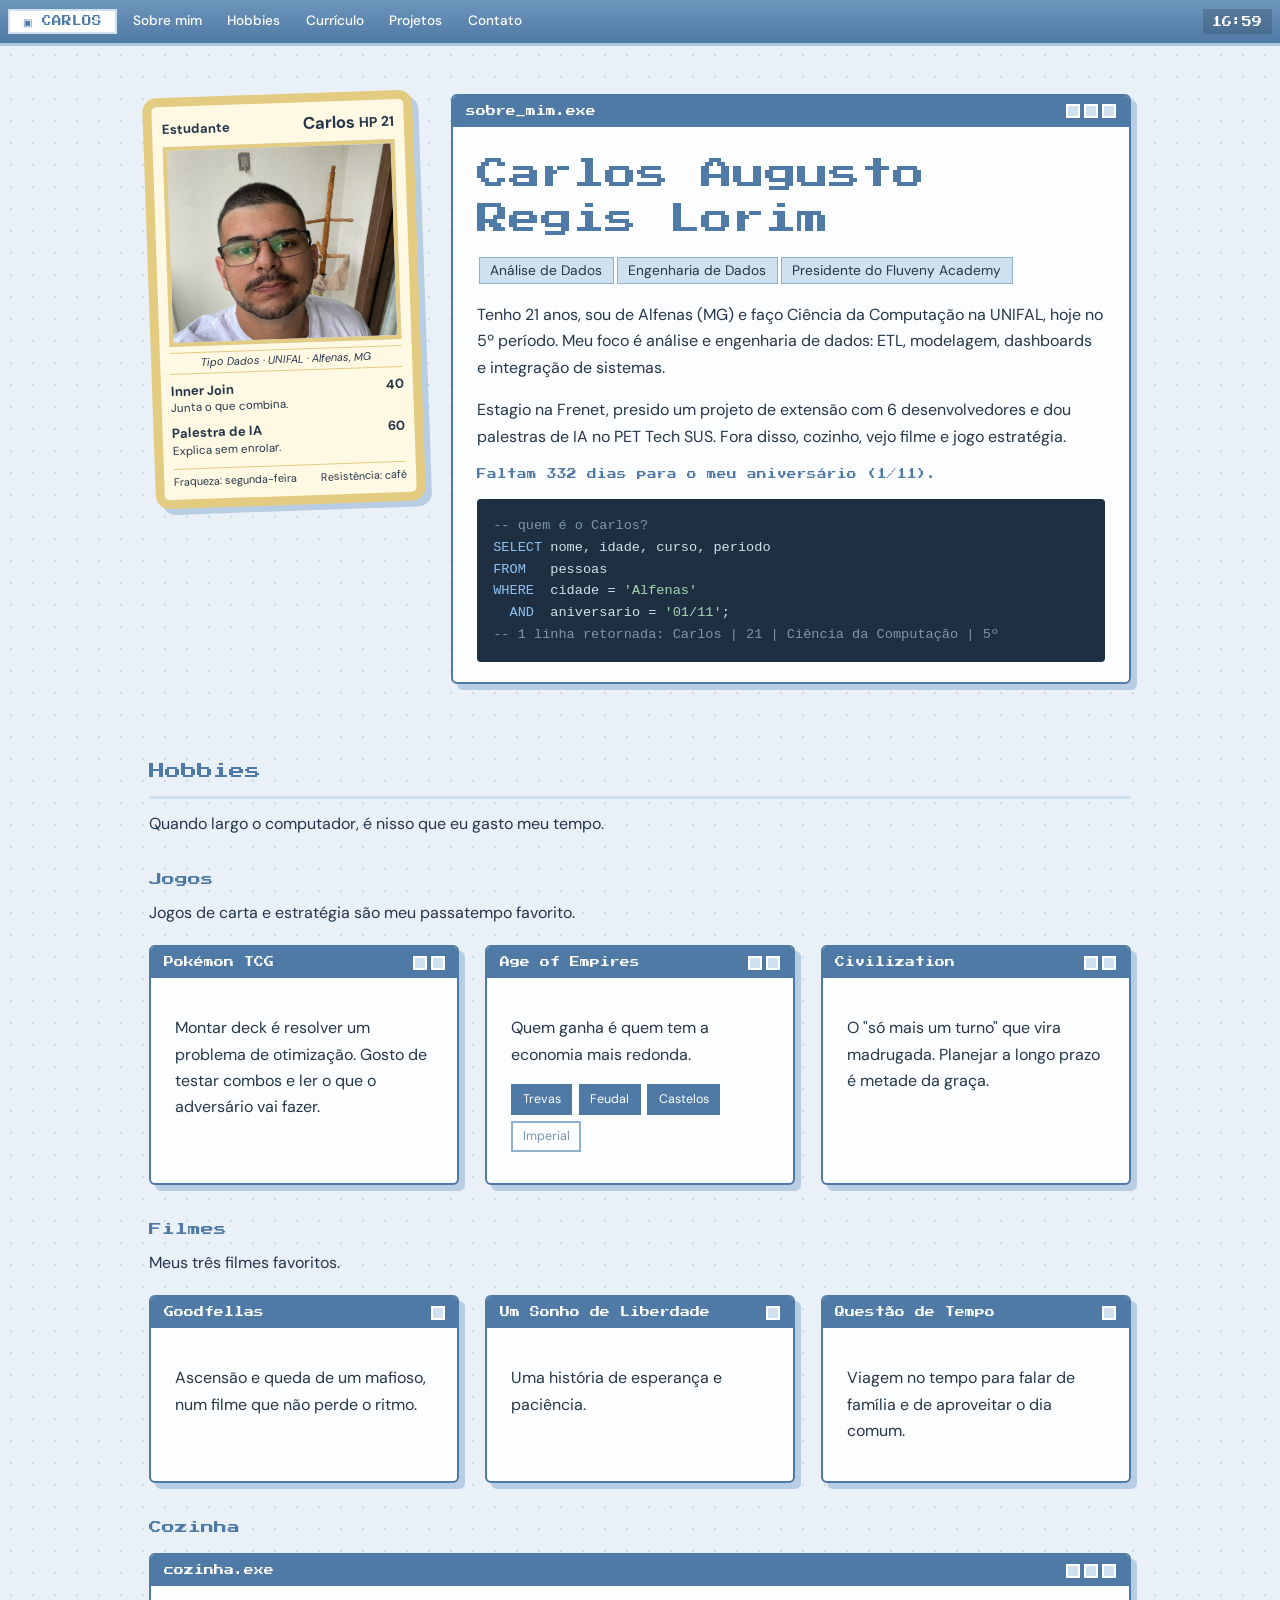
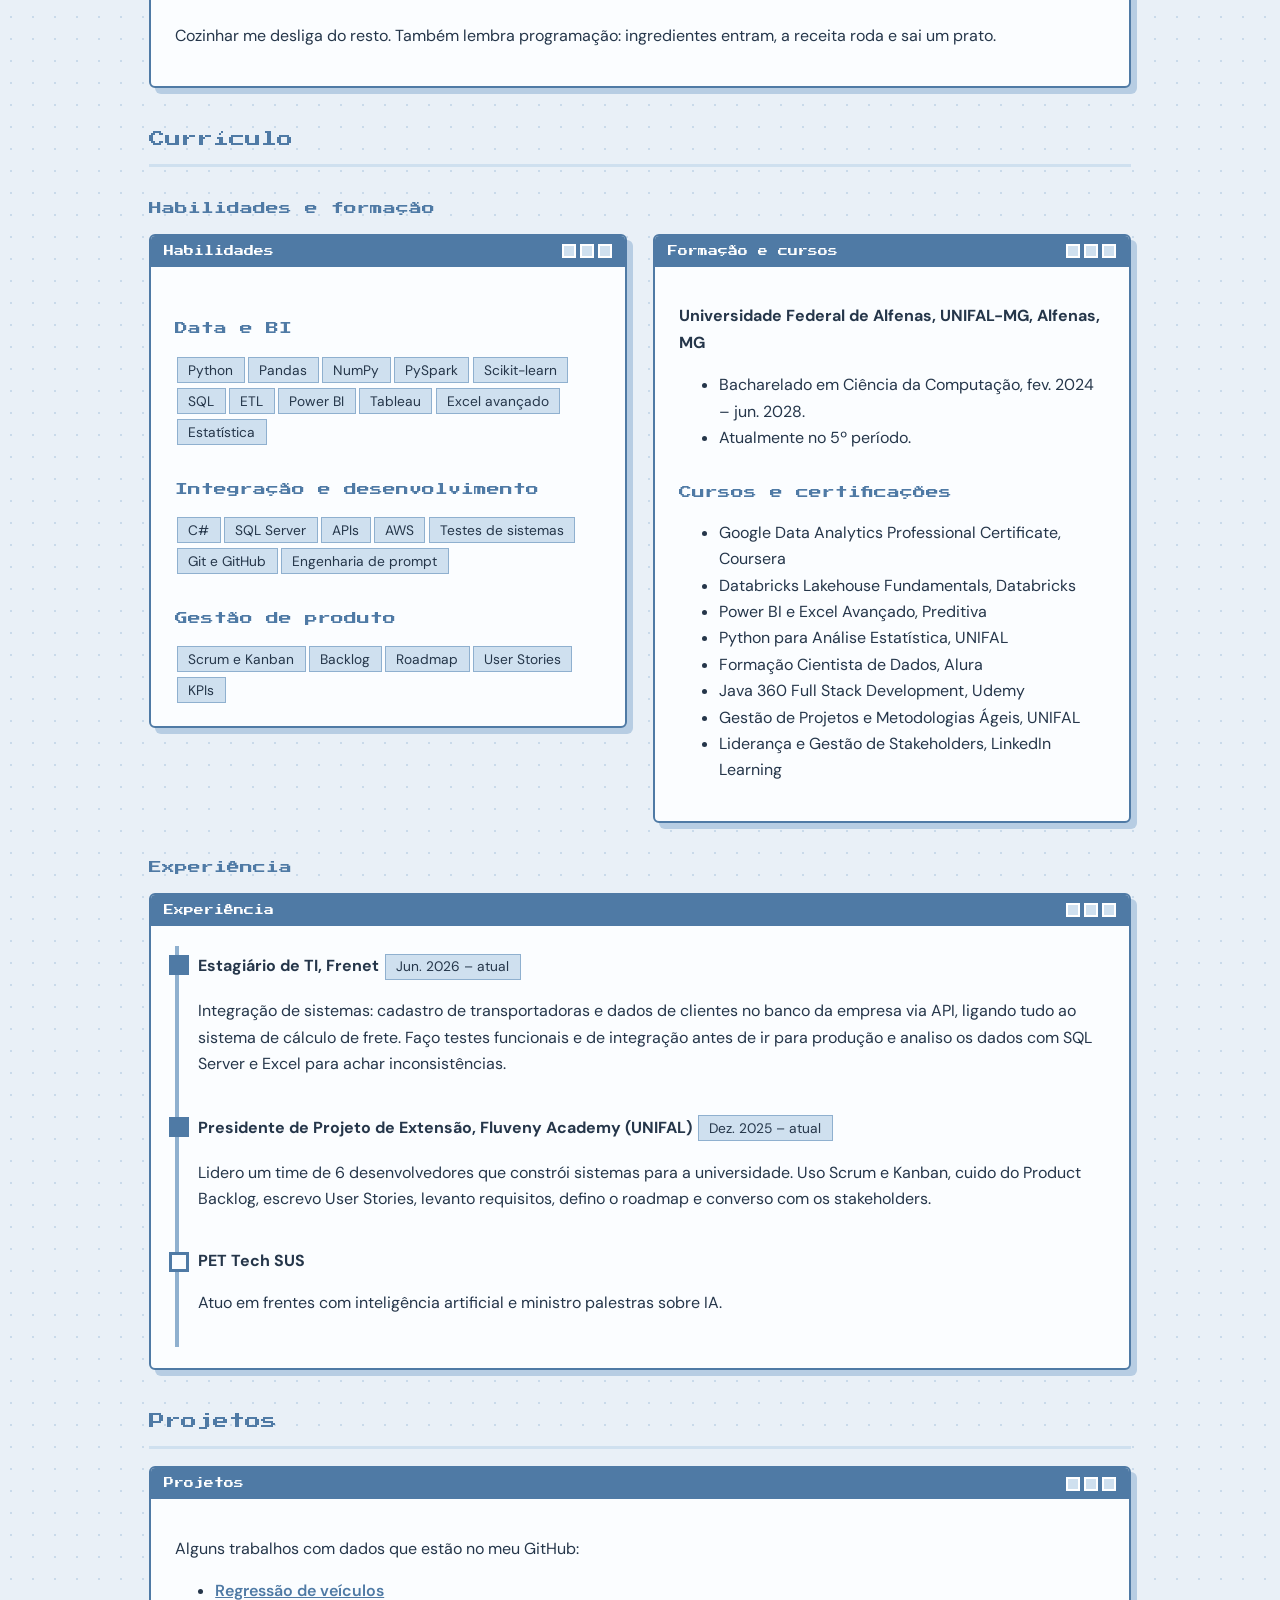
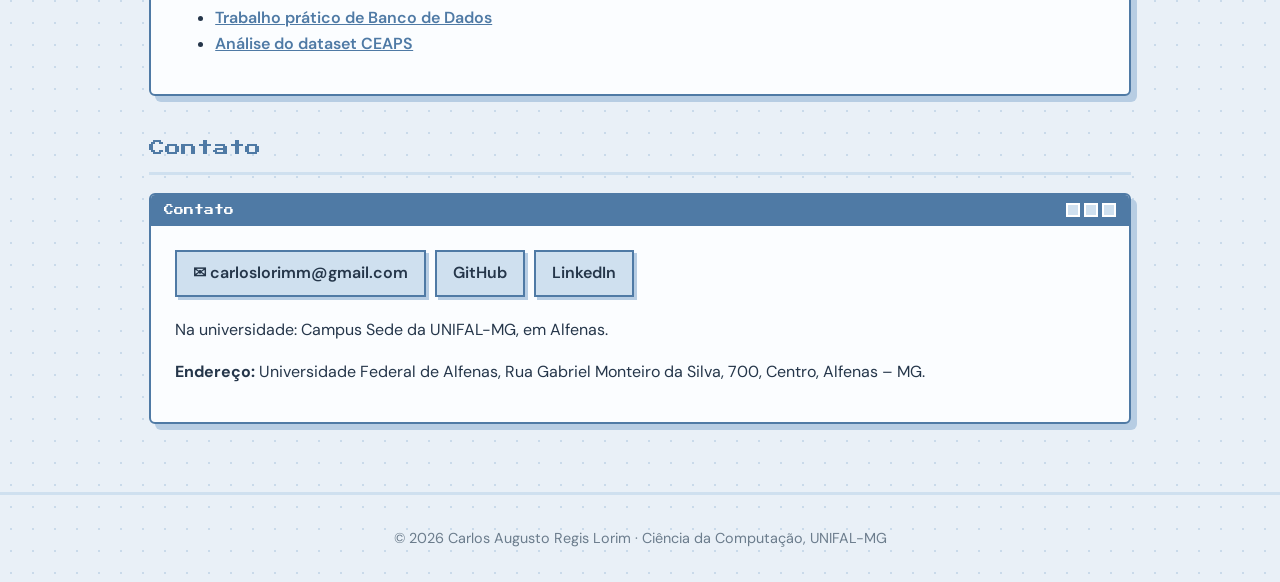
<file: sample-page/index.html>
<!DOCTYPE html>
<html lang="en-US"><head><meta charset="UTF-8"><meta name="viewport" content="width=device-width,initial-scale=1"><title>Sample Page – carlos-lorim-site</title>
<meta name="robots" content="max-image-preview:large">
<link rel="dns-prefetch" href="//fonts.googleapis.com">



<style id="wp-img-auto-sizes-contain-inline-css">
img:is([sizes=auto i],[sizes^="auto," i]){contain-intrinsic-size:3000px 1500px}
/*# sourceURL=wp-img-auto-sizes-contain-inline-css */
</style>
<style id="wp-emoji-styles-inline-css">

	img.wp-smiley, img.emoji {
		display: inline !important;
		border: none !important;
		box-shadow: none !important;
		height: 1em !important;
		width: 1em !important;
		margin: 0 0.07em !important;
		vertical-align: -0.1em !important;
		background: none !important;
		padding: 0 !important;
	}
/*# sourceURL=wp-emoji-styles-inline-css */
</style>
<style id="wp-block-library-inline-css">
:root{--wp-block-synced-color:#7a00df;--wp-block-synced-color--rgb:122,0,223;--wp-bound-block-color:var(--wp-block-synced-color);--wp-editor-canvas-background:#ddd;--wp-admin-theme-color:#007cba;--wp-admin-theme-color--rgb:0,124,186;--wp-admin-theme-color-darker-10:#006ba1;--wp-admin-theme-color-darker-10--rgb:0,107,160.5;--wp-admin-theme-color-darker-20:#005a87;--wp-admin-theme-color-darker-20--rgb:0,90,135;--wp-admin-border-width-focus:2px}@media (min-resolution:192dpi){:root{--wp-admin-border-width-focus:1.5px}}.wp-element-button{cursor:pointer}:root .has-very-light-gray-background-color{background-color:#eee}:root .has-very-dark-gray-background-color{background-color:#313131}:root .has-very-light-gray-color{color:#eee}:root .has-very-dark-gray-color{color:#313131}:root .has-vivid-green-cyan-to-vivid-cyan-blue-gradient-background{background:linear-gradient(135deg,#00d084,#0693e3)}:root .has-purple-crush-gradient-background{background:linear-gradient(135deg,#34e2e4,#4721fb 50%,#ab1dfe)}:root .has-hazy-dawn-gradient-background{background:linear-gradient(135deg,#faaca8,#dad0ec)}:root .has-subdued-olive-gradient-background{background:linear-gradient(135deg,#fafae1,#67a671)}:root .has-atomic-cream-gradient-background{background:linear-gradient(135deg,#fdd79a,#004a59)}:root .has-nightshade-gradient-background{background:linear-gradient(135deg,#330968,#31cdcf)}:root .has-midnight-gradient-background{background:linear-gradient(135deg,#020381,#2874fc)}:root{--wp--preset--font-size--normal:16px;--wp--preset--font-size--huge:42px}.has-regular-font-size{font-size:1em}.has-larger-font-size{font-size:2.625em}.has-normal-font-size{font-size:var(--wp--preset--font-size--normal)}.has-huge-font-size{font-size:var(--wp--preset--font-size--huge)}:root .has-text-align-center{text-align:center}:root .has-text-align-left{text-align:left}:root .has-text-align-right{text-align:right}.has-fit-text{white-space:nowrap!important}#end-resizable-editor-section{display:none}.aligncenter{clear:both}.items-justified-left{justify-content:flex-start}.items-justified-center{justify-content:center}.items-justified-right{justify-content:flex-end}.items-justified-space-between{justify-content:space-between}.screen-reader-text{word-wrap:normal!important;border:0;clip-path:inset(50%);height:1px;margin:-1px;overflow:hidden;padding:0;position:absolute;width:1px;word-break:normal!important}.screen-reader-text:focus{background-color:#ddd;clip-path:none;color:#444;display:block;font-size:1em;height:auto;left:5px;line-height:normal;padding:15px 23px 14px;text-decoration:none;top:5px;width:auto;z-index:100000}html :where(.has-border-color){border-style:solid}html :where([style^=border-color],[style*=";border-color"],[style*="; border-color"]){border-style:solid}html :where([style^=border-top-color],[style*=";border-top-color"],[style*="; border-top-color"]){border-top-style:solid}html :where([style^=border-right-color],[style*=";border-right-color"],[style*="; border-right-color"]){border-right-style:solid}html :where([style^=border-bottom-color],[style*=";border-bottom-color"],[style*="; border-bottom-color"]){border-bottom-style:solid}html :where([style^=border-left-color],[style*=";border-left-color"],[style*="; border-left-color"]){border-left-style:solid}html :where([style^=border-width],[style*=";border-width"],[style*="; border-width"]){border-style:solid}html :where([style^=border-top-width],[style*=";border-top-width"],[style*="; border-top-width"]){border-top-style:solid}html :where([style^=border-right-width],[style*=";border-right-width"],[style*="; border-right-width"]){border-right-style:solid}html :where([style^=border-bottom-width],[style*=";border-bottom-width"],[style*="; border-bottom-width"]){border-bottom-style:solid}html :where([style^=border-left-width],[style*=";border-left-width"],[style*="; border-left-width"]){border-left-style:solid}html :where(img[class*=wp-image-]){height:auto;max-width:100%}:where(figure){margin:0 0 1em}html :where(.is-position-sticky){--wp-admin--admin-bar--position-offset:var(--wp-admin--admin-bar--height,0px)}@media screen and (max-width:600px){html :where(.is-position-sticky){--wp-admin--admin-bar--position-offset:0px}}

/*# sourceURL=/wp-includes/css/dist/block-library/common.min.css */
</style>
<style id="classic-theme-styles-inline-css">
/*! This file is auto-generated */
.wp-block-button__link{color:#fff;background-color:#32373c;border-radius:9999px;box-shadow:none;text-decoration:none;padding:calc(.667em + 2px) calc(1.333em + 2px);font-size:1.125em}.wp-block-file__button{background:#32373c;color:#fff;text-decoration:none}
/*# sourceURL=/wp-includes/css/classic-themes.min.css */
</style>

<style id="global-styles-inline-css">
:root{--wp--preset--aspect-ratio--square: 1;--wp--preset--aspect-ratio--4-3: 4/3;--wp--preset--aspect-ratio--3-4: 3/4;--wp--preset--aspect-ratio--3-2: 3/2;--wp--preset--aspect-ratio--2-3: 2/3;--wp--preset--aspect-ratio--16-9: 16/9;--wp--preset--aspect-ratio--9-16: 9/16;--wp--preset--color--black: #000000;--wp--preset--color--cyan-bluish-gray: #abb8c3;--wp--preset--color--white: #ffffff;--wp--preset--color--pale-pink: #f78da7;--wp--preset--color--vivid-red: #cf2e2e;--wp--preset--color--luminous-vivid-orange: #ff6900;--wp--preset--color--luminous-vivid-amber: #fcb900;--wp--preset--color--light-green-cyan: #7bdcb5;--wp--preset--color--vivid-green-cyan: #00d084;--wp--preset--color--pale-cyan-blue: #8ed1fc;--wp--preset--color--vivid-cyan-blue: #0693e3;--wp--preset--color--vivid-purple: #9b51e0;--wp--preset--gradient--vivid-cyan-blue-to-vivid-purple: linear-gradient(135deg,rgb(6,147,227) 0%,rgb(155,81,224) 100%);--wp--preset--gradient--light-green-cyan-to-vivid-green-cyan: linear-gradient(135deg,rgb(122,220,180) 0%,rgb(0,208,130) 100%);--wp--preset--gradient--luminous-vivid-amber-to-luminous-vivid-orange: linear-gradient(135deg,rgb(252,185,0) 0%,rgb(255,105,0) 100%);--wp--preset--gradient--luminous-vivid-orange-to-vivid-red: linear-gradient(135deg,rgb(255,105,0) 0%,rgb(207,46,46) 100%);--wp--preset--gradient--very-light-gray-to-cyan-bluish-gray: linear-gradient(135deg,rgb(238,238,238) 0%,rgb(169,184,195) 100%);--wp--preset--gradient--cool-to-warm-spectrum: linear-gradient(135deg,rgb(74,234,220) 0%,rgb(151,120,209) 20%,rgb(207,42,186) 40%,rgb(238,44,130) 60%,rgb(251,105,98) 80%,rgb(254,248,76) 100%);--wp--preset--gradient--blush-light-purple: linear-gradient(135deg,rgb(255,206,236) 0%,rgb(152,150,240) 100%);--wp--preset--gradient--blush-bordeaux: linear-gradient(135deg,rgb(254,205,165) 0%,rgb(254,45,45) 50%,rgb(107,0,62) 100%);--wp--preset--gradient--luminous-dusk: linear-gradient(135deg,rgb(255,203,112) 0%,rgb(199,81,192) 50%,rgb(65,88,208) 100%);--wp--preset--gradient--pale-ocean: linear-gradient(135deg,rgb(255,245,203) 0%,rgb(182,227,212) 50%,rgb(51,167,181) 100%);--wp--preset--gradient--electric-grass: linear-gradient(135deg,rgb(202,248,128) 0%,rgb(113,206,126) 100%);--wp--preset--gradient--midnight: linear-gradient(135deg,rgb(2,3,129) 0%,rgb(40,116,252) 100%);--wp--preset--font-size--small: 13px;--wp--preset--font-size--medium: 20px;--wp--preset--font-size--large: 36px;--wp--preset--font-size--x-large: 42px;--wp--preset--spacing--20: 0.44rem;--wp--preset--spacing--30: 0.67rem;--wp--preset--spacing--40: 1rem;--wp--preset--spacing--50: 1.5rem;--wp--preset--spacing--60: 2.25rem;--wp--preset--spacing--70: 3.38rem;--wp--preset--spacing--80: 5.06rem;--wp--preset--shadow--natural: 6px 6px 9px rgba(0, 0, 0, 0.2);--wp--preset--shadow--deep: 12px 12px 50px rgba(0, 0, 0, 0.4);--wp--preset--shadow--sharp: 6px 6px 0px rgba(0, 0, 0, 0.2);--wp--preset--shadow--outlined: 6px 6px 0px -3px rgb(255, 255, 255), 6px 6px rgb(0, 0, 0);--wp--preset--shadow--crisp: 6px 6px 0px rgb(0, 0, 0);}.wp-block-button{--wp--preset--dimension--25: 25%;--wp--preset--dimension--50: 50%;--wp--preset--dimension--75: 75%;--wp--preset--dimension--100: 100%;}:where(body) { margin: 0; }:where(.is-layout-flex){gap: 0.5em;}:where(.is-layout-grid){gap: 0.5em;}body .is-layout-flex{display: flex;}.is-layout-flex{flex-wrap: wrap;align-items: center;}.is-layout-flex > :is(*, div){margin: 0;}body .is-layout-grid{display: grid;}.is-layout-grid > :is(*, div){margin: 0;}body{padding-top: 0px;padding-right: 0px;padding-bottom: 0px;padding-left: 0px;}:root :where(.wp-element-button, .wp-block-button__link){background-color: #32373c;border-width: 0;color: #fff;font-family: inherit;font-size: inherit;font-style: inherit;font-weight: inherit;letter-spacing: inherit;line-height: inherit;padding-top: calc(0.667em + 2px);padding-right: calc(1.333em + 2px);padding-bottom: calc(0.667em + 2px);padding-left: calc(1.333em + 2px);text-decoration: none;text-transform: inherit;}.has-black-color{color: var(--wp--preset--color--black) !important;}.has-cyan-bluish-gray-color{color: var(--wp--preset--color--cyan-bluish-gray) !important;}.has-white-color{color: var(--wp--preset--color--white) !important;}.has-pale-pink-color{color: var(--wp--preset--color--pale-pink) !important;}.has-vivid-red-color{color: var(--wp--preset--color--vivid-red) !important;}.has-luminous-vivid-orange-color{color: var(--wp--preset--color--luminous-vivid-orange) !important;}.has-luminous-vivid-amber-color{color: var(--wp--preset--color--luminous-vivid-amber) !important;}.has-light-green-cyan-color{color: var(--wp--preset--color--light-green-cyan) !important;}.has-vivid-green-cyan-color{color: var(--wp--preset--color--vivid-green-cyan) !important;}.has-pale-cyan-blue-color{color: var(--wp--preset--color--pale-cyan-blue) !important;}.has-vivid-cyan-blue-color{color: var(--wp--preset--color--vivid-cyan-blue) !important;}.has-vivid-purple-color{color: var(--wp--preset--color--vivid-purple) !important;}.has-black-background-color{background-color: var(--wp--preset--color--black) !important;}.has-cyan-bluish-gray-background-color{background-color: var(--wp--preset--color--cyan-bluish-gray) !important;}.has-white-background-color{background-color: var(--wp--preset--color--white) !important;}.has-pale-pink-background-color{background-color: var(--wp--preset--color--pale-pink) !important;}.has-vivid-red-background-color{background-color: var(--wp--preset--color--vivid-red) !important;}.has-luminous-vivid-orange-background-color{background-color: var(--wp--preset--color--luminous-vivid-orange) !important;}.has-luminous-vivid-amber-background-color{background-color: var(--wp--preset--color--luminous-vivid-amber) !important;}.has-light-green-cyan-background-color{background-color: var(--wp--preset--color--light-green-cyan) !important;}.has-vivid-green-cyan-background-color{background-color: var(--wp--preset--color--vivid-green-cyan) !important;}.has-pale-cyan-blue-background-color{background-color: var(--wp--preset--color--pale-cyan-blue) !important;}.has-vivid-cyan-blue-background-color{background-color: var(--wp--preset--color--vivid-cyan-blue) !important;}.has-vivid-purple-background-color{background-color: var(--wp--preset--color--vivid-purple) !important;}.has-black-border-color{border-color: var(--wp--preset--color--black) !important;}.has-cyan-bluish-gray-border-color{border-color: var(--wp--preset--color--cyan-bluish-gray) !important;}.has-white-border-color{border-color: var(--wp--preset--color--white) !important;}.has-pale-pink-border-color{border-color: var(--wp--preset--color--pale-pink) !important;}.has-vivid-red-border-color{border-color: var(--wp--preset--color--vivid-red) !important;}.has-luminous-vivid-orange-border-color{border-color: var(--wp--preset--color--luminous-vivid-orange) !important;}.has-luminous-vivid-amber-border-color{border-color: var(--wp--preset--color--luminous-vivid-amber) !important;}.has-light-green-cyan-border-color{border-color: var(--wp--preset--color--light-green-cyan) !important;}.has-vivid-green-cyan-border-color{border-color: var(--wp--preset--color--vivid-green-cyan) !important;}.has-pale-cyan-blue-border-color{border-color: var(--wp--preset--color--pale-cyan-blue) !important;}.has-vivid-cyan-blue-border-color{border-color: var(--wp--preset--color--vivid-cyan-blue) !important;}.has-vivid-purple-border-color{border-color: var(--wp--preset--color--vivid-purple) !important;}.has-vivid-cyan-blue-to-vivid-purple-gradient-background{background: var(--wp--preset--gradient--vivid-cyan-blue-to-vivid-purple) !important;}.has-light-green-cyan-to-vivid-green-cyan-gradient-background{background: var(--wp--preset--gradient--light-green-cyan-to-vivid-green-cyan) !important;}.has-luminous-vivid-amber-to-luminous-vivid-orange-gradient-background{background: var(--wp--preset--gradient--luminous-vivid-amber-to-luminous-vivid-orange) !important;}.has-luminous-vivid-orange-to-vivid-red-gradient-background{background: var(--wp--preset--gradient--luminous-vivid-orange-to-vivid-red) !important;}.has-very-light-gray-to-cyan-bluish-gray-gradient-background{background: var(--wp--preset--gradient--very-light-gray-to-cyan-bluish-gray) !important;}.has-cool-to-warm-spectrum-gradient-background{background: var(--wp--preset--gradient--cool-to-warm-spectrum) !important;}.has-blush-light-purple-gradient-background{background: var(--wp--preset--gradient--blush-light-purple) !important;}.has-blush-bordeaux-gradient-background{background: var(--wp--preset--gradient--blush-bordeaux) !important;}.has-luminous-dusk-gradient-background{background: var(--wp--preset--gradient--luminous-dusk) !important;}.has-pale-ocean-gradient-background{background: var(--wp--preset--gradient--pale-ocean) !important;}.has-electric-grass-gradient-background{background: var(--wp--preset--gradient--electric-grass) !important;}.has-midnight-gradient-background{background: var(--wp--preset--gradient--midnight) !important;}.has-small-font-size{font-size: var(--wp--preset--font-size--small) !important;}.has-medium-font-size{font-size: var(--wp--preset--font-size--medium) !important;}.has-large-font-size{font-size: var(--wp--preset--font-size--large) !important;}.has-x-large-font-size{font-size: var(--wp--preset--font-size--x-large) !important;}
/*# sourceURL=global-styles-inline-css */
</style>

<link rel="stylesheet" id="lorim-fonts-css" href="https://fonts.googleapis.com/css2?family=DM+Sans:wght@400;500;700&amp;family=Press+Start+2P&amp;display=swap" media="all">
<link rel="stylesheet" id="lorim-css" href="/wp-content/themes/lorim/style.css?ver=2.0" media="all">
<link rel="EditURI" type="application/rsd+xml" title="RSD" href="/xmlrpc.php?rsd">
<meta name="generator" content="WordPress 7.1.3">
<link rel="canonical" href="/sample-page/">
<link rel="shortlink" href="/?p=2">
</head><body class="wp-singular page-template-default page page-id-2 wp-theme-lorim">
<div class="task"><a class="start" href="#inicio">▣ CARLOS</a>
 <a class="it" href="#inicio">Sobre mim</a><a class="it" href="#hobbies">Hobbies</a><a class="it" href="#curriculo">Currículo</a><a class="it" href="#projetos">Projetos</a><a class="it" href="#contato">Contato</a>
 <span class="clk" id="clk">--:--</span></div>
<main>
<section id="inicio"><div class="hero">
 <div class="tcg">
  <div class="top"><span>Estudante</span><b>Carlos <small>HP 21</small></b></div>
  <div class="pic"><img src="/wp-content/themes/lorim/assets/foto.jpg" alt="Foto de Carlos Augusto Regis Lorim"></div>
  <div class="info">Tipo Dados · UNIFAL · Alfenas, MG</div>
  <div class="atk"><div>Inner Join<small>Junta o que combina.</small></div><div>40</div></div>
  <div class="atk"><div>Palestra de IA<small>Explica sem enrolar.</small></div><div>60</div></div>
  <div class="foot"><span>Fraqueza: segunda-feira</span><span>Resistência: café</span></div>
 </div>
 <div class="win t2" style="margin:0/"><div class="bar"><span>sobre_mim.exe</span><i><b></b><b></b><b></b></i></div><div class="body">
  <h1>Carlos Augusto Regis Lorim</h1>
  <span class="tag">Análise de Dados</span><span class="tag">Engenharia de Dados</span><span class="tag">Presidente do Fluveny Academy</span>
  <p>Tenho 21 anos, sou de Alfenas (MG) e faço Ciência da Computação na UNIFAL, hoje no 5º período. Meu foco é análise e engenharia de dados: ETL, modelagem, dashboards e integração de sistemas.</p>
  <p>Estagio na Frenet, presido um projeto de extensão com 6 desenvolvedores e dou palestras de IA no PET Tech SUS. Fora disso, cozinho, vejo filme e jogo estratégia.</p>
  <p class="px" style="font-size:.6rem;line-height:1.8;color:var(--deep)" id="bday"></p>
<pre><span class="c">-- quem é o Carlos?</span>
<span class="k">SELECT</span> nome, idade, curso, periodo
<span class="k">FROM</span>   pessoas
<span class="k">WHERE</span>  cidade = <span class="s">'Alfenas'</span>
  <span class="k">AND</span>  aniversario = <span class="s">'01/11'</span>;
<span class="c">-- 1 linha retornada: Carlos | 21 | Ciência da Computação | 5º</span></pre>
 </div></div>
</div></section>

<section id="hobbies"><h2 class="st">Hobbies</h2><p class="lead">Quando largo o computador, é nisso que eu gasto meu tempo.</p><h3>Jogos</h3><p class="lead">Jogos de carta e estratégia são meu passatempo favorito.</p><div class="grid">
<div class="win"><div class="bar"><span>Pokémon TCG</span><i><b></b><b></b></i></div><div class="body"><p>Montar deck é resolver um problema de otimização. Gosto de testar combos e ler o que o adversário vai fazer.</p></div></div>
<div class="win"><div class="bar"><span>Age of Empires</span><i><b></b><b></b></i></div><div class="body"><p>Quem ganha é quem tem a economia mais redonda.</p><div class="ages"><span class="on">Trevas</span><span class="on">Feudal</span><span class="on">Castelos</span><span>Imperial</span></div></div></div>
<div class="win"><div class="bar"><span>Civilization</span><i><b></b><b></b></i></div><div class="body"><p>O "só mais um turno" que vira madrugada. Planejar a longo prazo é metade da graça.</p></div></div></div><h3>Filmes</h3><p class="lead">Meus três filmes favoritos.</p><div class="grid">
<div class="win"><div class="bar"><span>Goodfellas</span><i><b></b></i></div><div class="body"><p>Ascensão e queda de um mafioso, num filme que não perde o ritmo.</p></div></div>
<div class="win"><div class="bar"><span>Um Sonho de Liberdade</span><i><b></b></i></div><div class="body"><p>Uma história de esperança e paciência.</p></div></div>
<div class="win"><div class="bar"><span>Questão de Tempo</span><i><b></b></i></div><div class="body"><p>Viagem no tempo para falar de família e de aproveitar o dia comum.</p></div></div></div><h3>Cozinha</h3><div class="win"><div class="bar"><span>cozinha.exe</span><i><b></b><b></b><b></b></i></div><div class="body"><p>Cozinhar me desliga do resto. Também lembra programação: ingredientes entram, a receita roda e sai um prato.</p></div></div></section>

<section id="curriculo"><h2 class="st">Currículo</h2><h3>Habilidades e formação</h3><div class="grid" style="align-items:start"><div class="win"><div class="bar"><span>Habilidades</span><i><b></b><b></b><b></b></i></div><div class="body">
 <h3>Data e BI</h3>
 <span class="tag">Python</span><span class="tag">Pandas</span><span class="tag">NumPy</span><span class="tag">PySpark</span><span class="tag">Scikit-learn</span><span class="tag">SQL</span><span class="tag">ETL</span><span class="tag">Power BI</span><span class="tag">Tableau</span><span class="tag">Excel avançado</span><span class="tag">Estatística</span>
 <h3>Integração e desenvolvimento</h3>
 <span class="tag">C#</span><span class="tag">SQL Server</span><span class="tag">APIs</span><span class="tag">AWS</span><span class="tag">Testes de sistemas</span><span class="tag">Git e GitHub</span><span class="tag">Engenharia de prompt</span>
 <h3>Gestão de produto</h3>
 <span class="tag">Scrum e Kanban</span><span class="tag">Backlog</span><span class="tag">Roadmap</span><span class="tag">User Stories</span><span class="tag">KPIs</span>
</div></div><div class="win"><div class="bar"><span>Formação e cursos</span><i><b></b><b></b><b></b></i></div><div class="body">
 <p><strong>Universidade Federal de Alfenas, UNIFAL-MG, Alfenas, MG</strong></p>
 <ul><li>Bacharelado em Ciência da Computação, fev. 2024 – jun. 2028.</li><li>Atualmente no 5º período.</li></ul>
 <h3>Cursos e certificações</h3>
 <ul><li>Google Data Analytics Professional Certificate, Coursera</li>
 <li>Databricks Lakehouse Fundamentals, Databricks</li>
 <li>Power BI e Excel Avançado, Preditiva</li>
 <li>Python para Análise Estatística, UNIFAL</li>
 <li>Formação Cientista de Dados, Alura</li>
 <li>Java 360 Full Stack Development, Udemy</li>
 <li>Gestão de Projetos e Metodologias Ágeis, UNIFAL</li>
 <li>Liderança e Gestão de Stakeholders, LinkedIn Learning</li></ul>
</div></div></div><h3>Experiência</h3><div class="win"><div class="bar"><span>Experiência</span><i><b></b><b></b><b></b></i></div><div class="body">
 <ul class="quest">
  <li class="now"><strong>Estagiário de TI, Frenet</strong> <span class="tag">Jun. 2026 – atual</span>
   <p>Integração de sistemas: cadastro de transportadoras e dados de clientes no banco da empresa via API, ligando tudo ao sistema de cálculo de frete. Faço testes funcionais e de integração antes de ir para produção e analiso os dados com SQL Server e Excel para achar inconsistências.</p></li>
  <li class="now"><strong>Presidente de Projeto de Extensão, Fluveny Academy (UNIFAL)</strong> <span class="tag">Dez. 2025 – atual</span>
   <p>Lidero um time de 6 desenvolvedores que constrói sistemas para a universidade. Uso Scrum e Kanban, cuido do Product Backlog, escrevo User Stories, levanto requisitos, defino o roadmap e converso com os stakeholders.</p></li>
  <li><strong>PET Tech SUS</strong>
   <p>Atuo em frentes com inteligência artificial e ministro palestras sobre IA.</p></li>
 </ul>
</div></div></section>

<section id="projetos"><h2 class="st">Projetos</h2><div class="win"><div class="bar"><span>Projetos</span><i><b></b><b></b><b></b></i></div><div class="body">
 <p>Alguns trabalhos com dados que estão no meu GitHub:</p>
 <ul><li><a href="https://github.com/carlos-lorim/Regressao-veiculos">Regressão de veículos</a></li>
 <li><a href="https://github.com/carlos-lorim/Trabalho-pratico-de-Banco-de-dados">Trabalho prático de Banco de Dados</a></li>
 <li><a href="https://github.com/carlos-lorim/Analise-dataset-CEAPS">Análise do dataset CEAPS</a></li></ul>
</div></div></section>

<section id="contato"><h2 class="st">Contato</h2><div class="win"><div class="bar"><span>Contato</span><i><b></b><b></b><b></b></i></div><div class="body">
 <a class="btn" href="mailto:carloslorimm@gmail.com">✉ carloslorimm@gmail.com</a>
 <a class="btn" href="https://github.com/carlos-lorim">GitHub</a>
 <a class="btn" href="https://www.linkedin.com/in/carlos-lorim">LinkedIn</a>
 <p>Na universidade: Campus Sede da UNIFAL-MG, em Alfenas.</p>
 <p><strong>Endereço:</strong> Universidade Federal de Alfenas, Rua Gabriel Monteiro da Silva, 700, Centro, Alfenas – MG.</p>
</div></div></section>
</main>
<footer class="foot2">© 2026 Carlos Augusto Regis Lorim · Ciência da Computação, UNIFAL-MG</footer>
<script type="speculationrules">
{"prefetch":[{"source":"document","where":{"and":[{"href_matches":"/*"},{"not":{"href_matches":["/wp-*.php","/wp-admin/*","/wp-content/uploads/*","/wp-content/*","/wp-content/plugins/*","/wp-content/themes/lorim/*","/*\\?(.+)"]}},{"not":{"selector_matches":"a[rel~=\"nofollow\"]"}},{"not":{"selector_matches":".no-prefetch, .no-prefetch a"}}]},"eagerness":"conservative"}]}
</script>
<script id="lorim-js-js" src="/wp-content/themes/lorim/script.js?ver=2.0"></script>
<script id="wp-emoji-settings" type="application/json">
{"baseUrl":"https://s.w.org/images/core/emoji/17.0.2/72x72/","ext":".png","svgUrl":"https://s.w.org/images/core/emoji/17.0.2/svg/","svgExt":".svg","source":{"concatemoji":"/wp-includes/js/wp-emoji-release.min.js?ver=7.1.3"}}
</script>
<script type="module">
/*! This file is auto-generated */
var e="script#wp-emoji-settings",t=document.querySelector(e);if(!(t instanceof HTMLScriptElement))throw new Error("Element missing: "+e);const r=JSON.parse(t.text),s=(window._wpemojiSettings=r,"wpEmojiSettingsSupports"),o=["flag","emoji"];function i(e){try{var t={supportTests:e,timestamp:(new Date).valueOf()};sessionStorage.setItem(s,JSON.stringify(t))}catch(e){}}function c(e,t,n){e.clearRect(0,0,e.canvas.width,e.canvas.height),e.fillText(t,0,0);t=new Uint32Array(e.getImageData(0,0,e.canvas.width,e.canvas.height).data);e.clearRect(0,0,e.canvas.width,e.canvas.height),e.fillText(n,0,0);const r=new Uint32Array(e.getImageData(0,0,e.canvas.width,e.canvas.height).data);return t.every((e,t)=>e===r[t])}function p(e,t){e.clearRect(0,0,e.canvas.width,e.canvas.height),e.fillText(t,0,0);var n=e.getImageData(16,16,1,1);for(let e=0;e<n.data.length;e++)if(0!==n.data[e])return!1;return!0}function u(e,t,n,r){switch(t){case"flag":return n(e,"\ud83c\udff3\ufe0f\u200d\u26a7\ufe0f","\ud83c\udff3\ufe0f\u200b\u26a7\ufe0f")?!1:!n(e,"\ud83c\udde8\ud83c\uddf6","\ud83c\udde8\u200b\ud83c\uddf6")&&!n(e,"\ud83c\udff4\udb40\udc67\udb40\udc62\udb40\udc65\udb40\udc6e\udb40\udc67\udb40\udc7f","\ud83c\udff4\u200b\udb40\udc67\u200b\udb40\udc62\u200b\udb40\udc65\u200b\udb40\udc6e\u200b\udb40\udc67\u200b\udb40\udc7f");case"emoji":return!r(e,"\ud83e\u1fac8")}return!1}function f(e,t,n,r){let a;const s=(a="undefined"!=typeof WorkerGlobalScope&&self instanceof WorkerGlobalScope?new OffscreenCanvas(300,150):document.createElement("canvas")).getContext("2d",{willReadFrequently:!0}),o=(s.textBaseline="top",s.font="600 32px Arial",{});return e.forEach(e=>{o[e]=t(s,e,n,r)}),o}function a(e){var t=document.createElement("script");t.src=e,t.defer=!0,document.head.appendChild(t)}r.supports={everything:!0,everythingExceptFlag:!0},new Promise(t=>{let n=function(){try{var e=JSON.parse(sessionStorage.getItem(s));if("object"==typeof e&&"number"==typeof e.timestamp&&(new Date).valueOf()<e.timestamp+604800&&"object"==typeof e.supportTests)return e.supportTests}catch(e){}return null}();if(!n){if("undefined"!=typeof Worker&&"undefined"!=typeof OffscreenCanvas&&"undefined"!=typeof URL&&URL.createObjectURL&&"undefined"!=typeof Blob)try{var e="postMessage("+f.toString()+"("+[JSON.stringify(o),u.toString(),c.toString(),p.toString()].join(",")+"));",r=new Blob([e],{type:"text/javascript"});const a=new Worker(URL.createObjectURL(r),{name:"wpTestEmojiSupports"});return void(a.onmessage=e=>{i(n=e.data),a.terminate(),t(n)})}catch(e){}i(n=f(o,u,c,p))}t(n)}).then(e=>{for(const n in e)r.supports[n]=e[n],r.supports.everything=r.supports.everything&&r.supports[n],"flag"!==n&&(r.supports.everythingExceptFlag=r.supports.everythingExceptFlag&&r.supports[n]);var t;r.supports.everythingExceptFlag=r.supports.everythingExceptFlag&&!r.supports.flag,r.supports.everything||((t=r.source||{}).concatemoji?a(t.concatemoji):t.wpemoji&&t.twemoji&&(a(t.twemoji),a(t.wpemoji)))});
//# sourceURL=/wp-includes/js/wp-emoji-loader.min.js
</script>
</body></html>
</file>
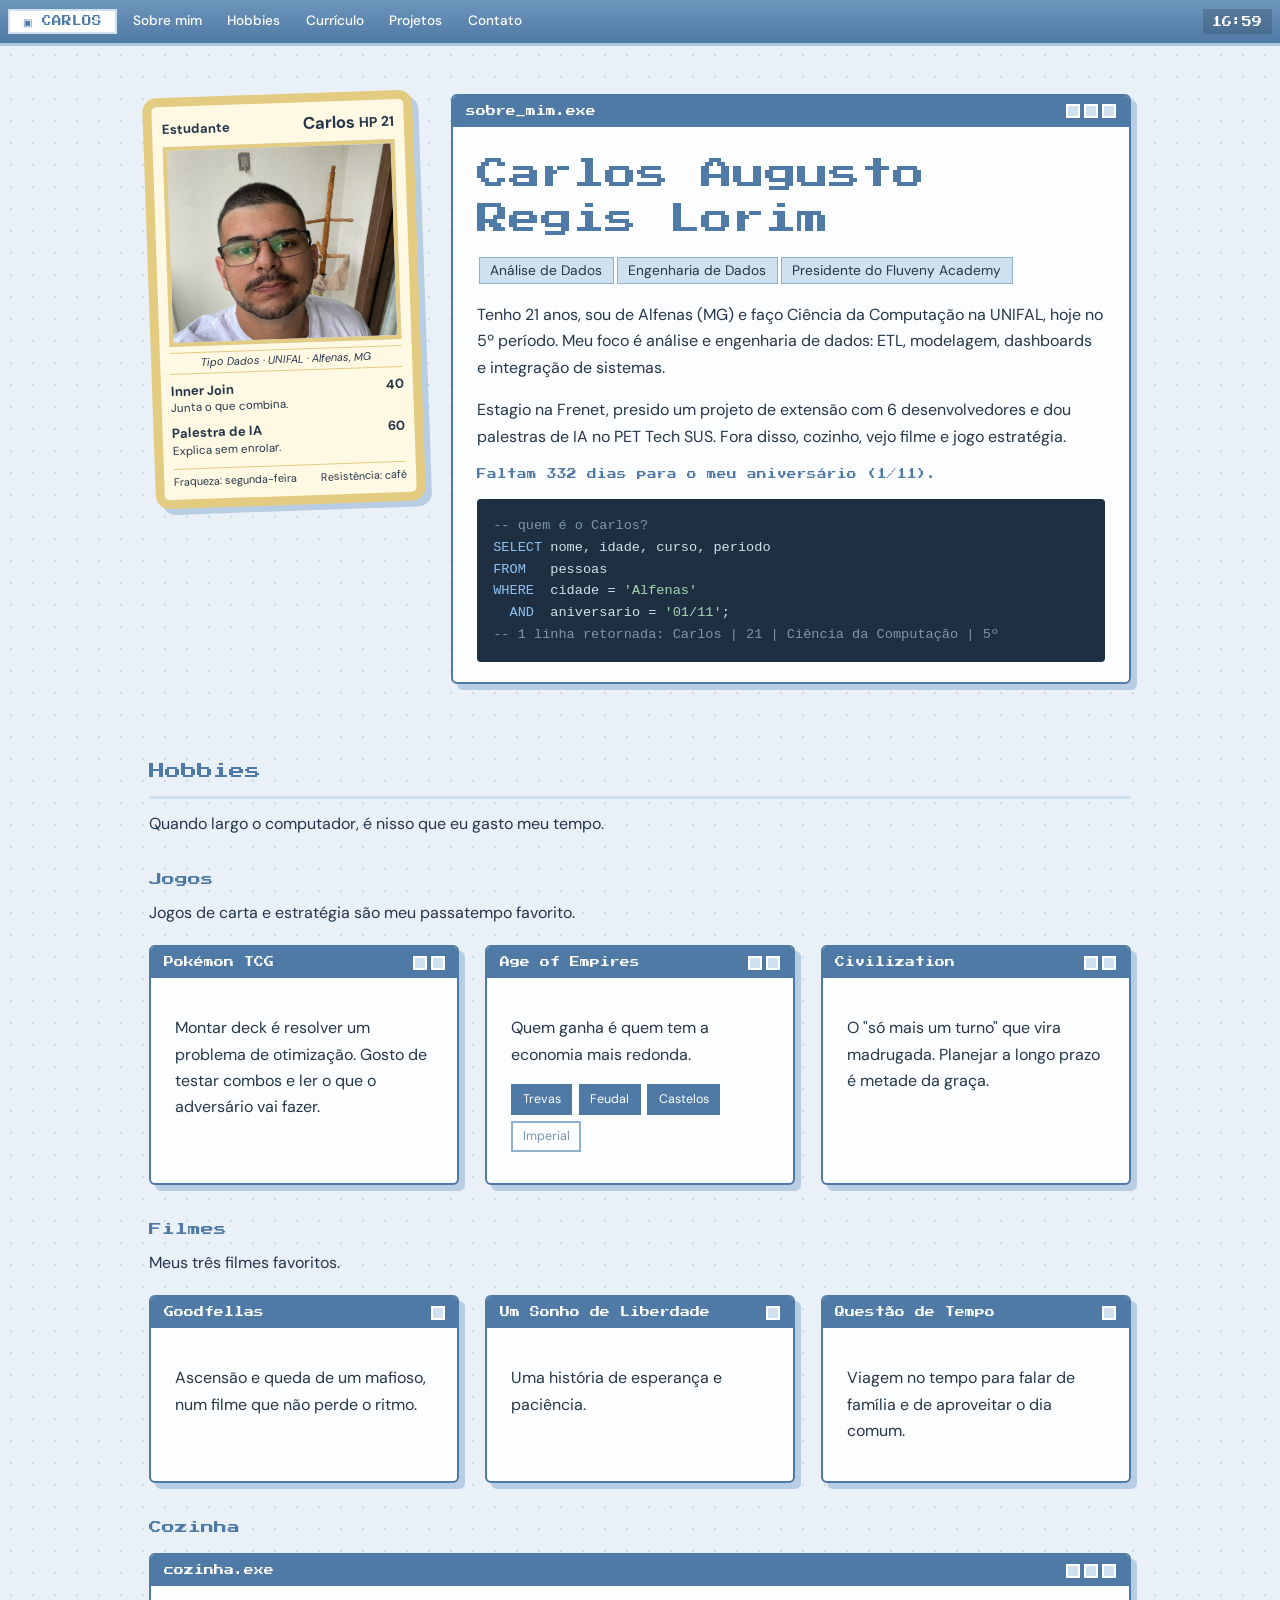
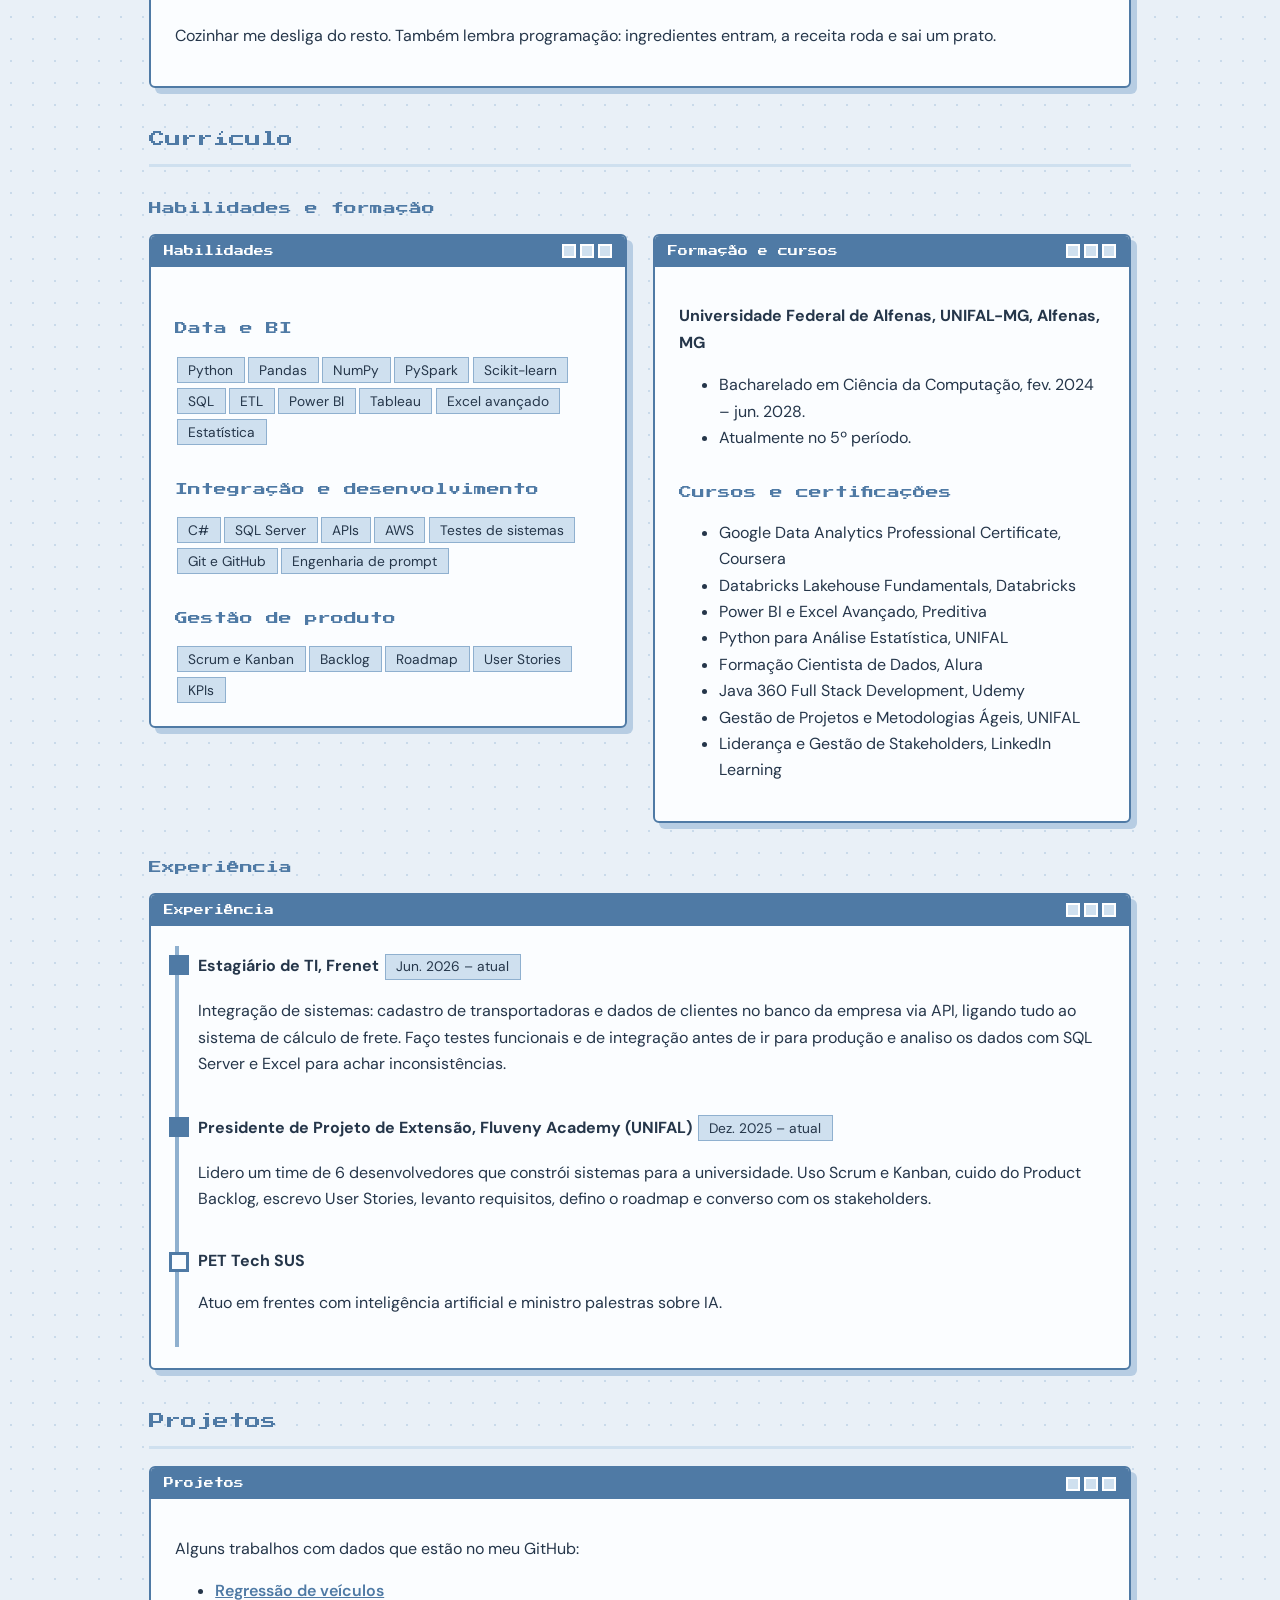
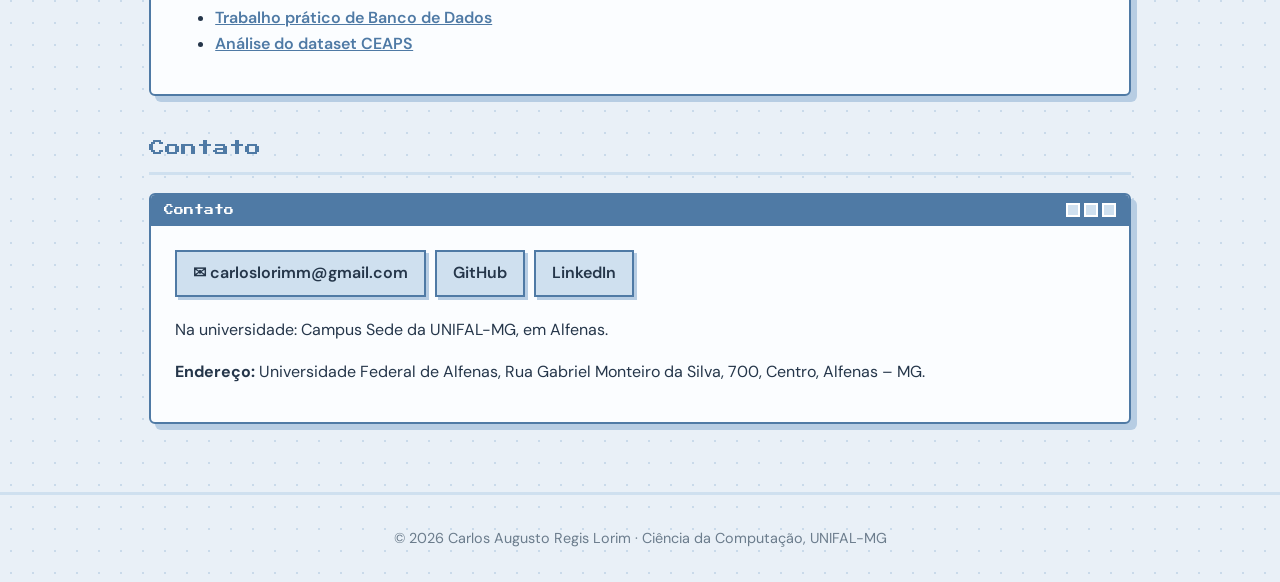
<file: author/carloslorim/index.html>
<!DOCTYPE html>
<html lang="en-US"><head><meta charset="UTF-8"><meta name="viewport" content="width=device-width,initial-scale=1"><title>carloslorim – carlos-lorim-site</title>
<meta name="robots" content="max-image-preview:large">
<link rel="dns-prefetch" href="//fonts.googleapis.com">

<style id="wp-img-auto-sizes-contain-inline-css">
img:is([sizes=auto i],[sizes^="auto," i]){contain-intrinsic-size:3000px 1500px}
/*# sourceURL=wp-img-auto-sizes-contain-inline-css */
</style>
<style id="wp-emoji-styles-inline-css">

	img.wp-smiley, img.emoji {
		display: inline !important;
		border: none !important;
		box-shadow: none !important;
		height: 1em !important;
		width: 1em !important;
		margin: 0 0.07em !important;
		vertical-align: -0.1em !important;
		background: none !important;
		padding: 0 !important;
	}
/*# sourceURL=wp-emoji-styles-inline-css */
</style>
<style id="wp-block-library-inline-css">
:root{--wp-block-synced-color:#7a00df;--wp-block-synced-color--rgb:122,0,223;--wp-bound-block-color:var(--wp-block-synced-color);--wp-editor-canvas-background:#ddd;--wp-admin-theme-color:#007cba;--wp-admin-theme-color--rgb:0,124,186;--wp-admin-theme-color-darker-10:#006ba1;--wp-admin-theme-color-darker-10--rgb:0,107,160.5;--wp-admin-theme-color-darker-20:#005a87;--wp-admin-theme-color-darker-20--rgb:0,90,135;--wp-admin-border-width-focus:2px}@media (min-resolution:192dpi){:root{--wp-admin-border-width-focus:1.5px}}.wp-element-button{cursor:pointer}:root .has-very-light-gray-background-color{background-color:#eee}:root .has-very-dark-gray-background-color{background-color:#313131}:root .has-very-light-gray-color{color:#eee}:root .has-very-dark-gray-color{color:#313131}:root .has-vivid-green-cyan-to-vivid-cyan-blue-gradient-background{background:linear-gradient(135deg,#00d084,#0693e3)}:root .has-purple-crush-gradient-background{background:linear-gradient(135deg,#34e2e4,#4721fb 50%,#ab1dfe)}:root .has-hazy-dawn-gradient-background{background:linear-gradient(135deg,#faaca8,#dad0ec)}:root .has-subdued-olive-gradient-background{background:linear-gradient(135deg,#fafae1,#67a671)}:root .has-atomic-cream-gradient-background{background:linear-gradient(135deg,#fdd79a,#004a59)}:root .has-nightshade-gradient-background{background:linear-gradient(135deg,#330968,#31cdcf)}:root .has-midnight-gradient-background{background:linear-gradient(135deg,#020381,#2874fc)}:root{--wp--preset--font-size--normal:16px;--wp--preset--font-size--huge:42px}.has-regular-font-size{font-size:1em}.has-larger-font-size{font-size:2.625em}.has-normal-font-size{font-size:var(--wp--preset--font-size--normal)}.has-huge-font-size{font-size:var(--wp--preset--font-size--huge)}:root .has-text-align-center{text-align:center}:root .has-text-align-left{text-align:left}:root .has-text-align-right{text-align:right}.has-fit-text{white-space:nowrap!important}#end-resizable-editor-section{display:none}.aligncenter{clear:both}.items-justified-left{justify-content:flex-start}.items-justified-center{justify-content:center}.items-justified-right{justify-content:flex-end}.items-justified-space-between{justify-content:space-between}.screen-reader-text{word-wrap:normal!important;border:0;clip-path:inset(50%);height:1px;margin:-1px;overflow:hidden;padding:0;position:absolute;width:1px;word-break:normal!important}.screen-reader-text:focus{background-color:#ddd;clip-path:none;color:#444;display:block;font-size:1em;height:auto;left:5px;line-height:normal;padding:15px 23px 14px;text-decoration:none;top:5px;width:auto;z-index:100000}html :where(.has-border-color){border-style:solid}html :where([style^=border-color],[style*=";border-color"],[style*="; border-color"]){border-style:solid}html :where([style^=border-top-color],[style*=";border-top-color"],[style*="; border-top-color"]){border-top-style:solid}html :where([style^=border-right-color],[style*=";border-right-color"],[style*="; border-right-color"]){border-right-style:solid}html :where([style^=border-bottom-color],[style*=";border-bottom-color"],[style*="; border-bottom-color"]){border-bottom-style:solid}html :where([style^=border-left-color],[style*=";border-left-color"],[style*="; border-left-color"]){border-left-style:solid}html :where([style^=border-width],[style*=";border-width"],[style*="; border-width"]){border-style:solid}html :where([style^=border-top-width],[style*=";border-top-width"],[style*="; border-top-width"]){border-top-style:solid}html :where([style^=border-right-width],[style*=";border-right-width"],[style*="; border-right-width"]){border-right-style:solid}html :where([style^=border-bottom-width],[style*=";border-bottom-width"],[style*="; border-bottom-width"]){border-bottom-style:solid}html :where([style^=border-left-width],[style*=";border-left-width"],[style*="; border-left-width"]){border-left-style:solid}html :where(img[class*=wp-image-]){height:auto;max-width:100%}:where(figure){margin:0 0 1em}html :where(.is-position-sticky){--wp-admin--admin-bar--position-offset:var(--wp-admin--admin-bar--height,0px)}@media screen and (max-width:600px){html :where(.is-position-sticky){--wp-admin--admin-bar--position-offset:0px}}

/*# sourceURL=/wp-includes/css/dist/block-library/common.min.css */
</style>
<style id="classic-theme-styles-inline-css">
/*! This file is auto-generated */
.wp-block-button__link{color:#fff;background-color:#32373c;border-radius:9999px;box-shadow:none;text-decoration:none;padding:calc(.667em + 2px) calc(1.333em + 2px);font-size:1.125em}.wp-block-file__button{background:#32373c;color:#fff;text-decoration:none}
/*# sourceURL=/wp-includes/css/classic-themes.min.css */
</style>

<style id="global-styles-inline-css">
:root{--wp--preset--aspect-ratio--square: 1;--wp--preset--aspect-ratio--4-3: 4/3;--wp--preset--aspect-ratio--3-4: 3/4;--wp--preset--aspect-ratio--3-2: 3/2;--wp--preset--aspect-ratio--2-3: 2/3;--wp--preset--aspect-ratio--16-9: 16/9;--wp--preset--aspect-ratio--9-16: 9/16;--wp--preset--color--black: #000000;--wp--preset--color--cyan-bluish-gray: #abb8c3;--wp--preset--color--white: #ffffff;--wp--preset--color--pale-pink: #f78da7;--wp--preset--color--vivid-red: #cf2e2e;--wp--preset--color--luminous-vivid-orange: #ff6900;--wp--preset--color--luminous-vivid-amber: #fcb900;--wp--preset--color--light-green-cyan: #7bdcb5;--wp--preset--color--vivid-green-cyan: #00d084;--wp--preset--color--pale-cyan-blue: #8ed1fc;--wp--preset--color--vivid-cyan-blue: #0693e3;--wp--preset--color--vivid-purple: #9b51e0;--wp--preset--gradient--vivid-cyan-blue-to-vivid-purple: linear-gradient(135deg,rgb(6,147,227) 0%,rgb(155,81,224) 100%);--wp--preset--gradient--light-green-cyan-to-vivid-green-cyan: linear-gradient(135deg,rgb(122,220,180) 0%,rgb(0,208,130) 100%);--wp--preset--gradient--luminous-vivid-amber-to-luminous-vivid-orange: linear-gradient(135deg,rgb(252,185,0) 0%,rgb(255,105,0) 100%);--wp--preset--gradient--luminous-vivid-orange-to-vivid-red: linear-gradient(135deg,rgb(255,105,0) 0%,rgb(207,46,46) 100%);--wp--preset--gradient--very-light-gray-to-cyan-bluish-gray: linear-gradient(135deg,rgb(238,238,238) 0%,rgb(169,184,195) 100%);--wp--preset--gradient--cool-to-warm-spectrum: linear-gradient(135deg,rgb(74,234,220) 0%,rgb(151,120,209) 20%,rgb(207,42,186) 40%,rgb(238,44,130) 60%,rgb(251,105,98) 80%,rgb(254,248,76) 100%);--wp--preset--gradient--blush-light-purple: linear-gradient(135deg,rgb(255,206,236) 0%,rgb(152,150,240) 100%);--wp--preset--gradient--blush-bordeaux: linear-gradient(135deg,rgb(254,205,165) 0%,rgb(254,45,45) 50%,rgb(107,0,62) 100%);--wp--preset--gradient--luminous-dusk: linear-gradient(135deg,rgb(255,203,112) 0%,rgb(199,81,192) 50%,rgb(65,88,208) 100%);--wp--preset--gradient--pale-ocean: linear-gradient(135deg,rgb(255,245,203) 0%,rgb(182,227,212) 50%,rgb(51,167,181) 100%);--wp--preset--gradient--electric-grass: linear-gradient(135deg,rgb(202,248,128) 0%,rgb(113,206,126) 100%);--wp--preset--gradient--midnight: linear-gradient(135deg,rgb(2,3,129) 0%,rgb(40,116,252) 100%);--wp--preset--font-size--small: 13px;--wp--preset--font-size--medium: 20px;--wp--preset--font-size--large: 36px;--wp--preset--font-size--x-large: 42px;--wp--preset--spacing--20: 0.44rem;--wp--preset--spacing--30: 0.67rem;--wp--preset--spacing--40: 1rem;--wp--preset--spacing--50: 1.5rem;--wp--preset--spacing--60: 2.25rem;--wp--preset--spacing--70: 3.38rem;--wp--preset--spacing--80: 5.06rem;--wp--preset--shadow--natural: 6px 6px 9px rgba(0, 0, 0, 0.2);--wp--preset--shadow--deep: 12px 12px 50px rgba(0, 0, 0, 0.4);--wp--preset--shadow--sharp: 6px 6px 0px rgba(0, 0, 0, 0.2);--wp--preset--shadow--outlined: 6px 6px 0px -3px rgb(255, 255, 255), 6px 6px rgb(0, 0, 0);--wp--preset--shadow--crisp: 6px 6px 0px rgb(0, 0, 0);}.wp-block-button{--wp--preset--dimension--25: 25%;--wp--preset--dimension--50: 50%;--wp--preset--dimension--75: 75%;--wp--preset--dimension--100: 100%;}:where(body) { margin: 0; }:where(.is-layout-flex){gap: 0.5em;}:where(.is-layout-grid){gap: 0.5em;}body .is-layout-flex{display: flex;}.is-layout-flex{flex-wrap: wrap;align-items: center;}.is-layout-flex > :is(*, div){margin: 0;}body .is-layout-grid{display: grid;}.is-layout-grid > :is(*, div){margin: 0;}body{padding-top: 0px;padding-right: 0px;padding-bottom: 0px;padding-left: 0px;}:root :where(.wp-element-button, .wp-block-button__link){background-color: #32373c;border-width: 0;color: #fff;font-family: inherit;font-size: inherit;font-style: inherit;font-weight: inherit;letter-spacing: inherit;line-height: inherit;padding-top: calc(0.667em + 2px);padding-right: calc(1.333em + 2px);padding-bottom: calc(0.667em + 2px);padding-left: calc(1.333em + 2px);text-decoration: none;text-transform: inherit;}.has-black-color{color: var(--wp--preset--color--black) !important;}.has-cyan-bluish-gray-color{color: var(--wp--preset--color--cyan-bluish-gray) !important;}.has-white-color{color: var(--wp--preset--color--white) !important;}.has-pale-pink-color{color: var(--wp--preset--color--pale-pink) !important;}.has-vivid-red-color{color: var(--wp--preset--color--vivid-red) !important;}.has-luminous-vivid-orange-color{color: var(--wp--preset--color--luminous-vivid-orange) !important;}.has-luminous-vivid-amber-color{color: var(--wp--preset--color--luminous-vivid-amber) !important;}.has-light-green-cyan-color{color: var(--wp--preset--color--light-green-cyan) !important;}.has-vivid-green-cyan-color{color: var(--wp--preset--color--vivid-green-cyan) !important;}.has-pale-cyan-blue-color{color: var(--wp--preset--color--pale-cyan-blue) !important;}.has-vivid-cyan-blue-color{color: var(--wp--preset--color--vivid-cyan-blue) !important;}.has-vivid-purple-color{color: var(--wp--preset--color--vivid-purple) !important;}.has-black-background-color{background-color: var(--wp--preset--color--black) !important;}.has-cyan-bluish-gray-background-color{background-color: var(--wp--preset--color--cyan-bluish-gray) !important;}.has-white-background-color{background-color: var(--wp--preset--color--white) !important;}.has-pale-pink-background-color{background-color: var(--wp--preset--color--pale-pink) !important;}.has-vivid-red-background-color{background-color: var(--wp--preset--color--vivid-red) !important;}.has-luminous-vivid-orange-background-color{background-color: var(--wp--preset--color--luminous-vivid-orange) !important;}.has-luminous-vivid-amber-background-color{background-color: var(--wp--preset--color--luminous-vivid-amber) !important;}.has-light-green-cyan-background-color{background-color: var(--wp--preset--color--light-green-cyan) !important;}.has-vivid-green-cyan-background-color{background-color: var(--wp--preset--color--vivid-green-cyan) !important;}.has-pale-cyan-blue-background-color{background-color: var(--wp--preset--color--pale-cyan-blue) !important;}.has-vivid-cyan-blue-background-color{background-color: var(--wp--preset--color--vivid-cyan-blue) !important;}.has-vivid-purple-background-color{background-color: var(--wp--preset--color--vivid-purple) !important;}.has-black-border-color{border-color: var(--wp--preset--color--black) !important;}.has-cyan-bluish-gray-border-color{border-color: var(--wp--preset--color--cyan-bluish-gray) !important;}.has-white-border-color{border-color: var(--wp--preset--color--white) !important;}.has-pale-pink-border-color{border-color: var(--wp--preset--color--pale-pink) !important;}.has-vivid-red-border-color{border-color: var(--wp--preset--color--vivid-red) !important;}.has-luminous-vivid-orange-border-color{border-color: var(--wp--preset--color--luminous-vivid-orange) !important;}.has-luminous-vivid-amber-border-color{border-color: var(--wp--preset--color--luminous-vivid-amber) !important;}.has-light-green-cyan-border-color{border-color: var(--wp--preset--color--light-green-cyan) !important;}.has-vivid-green-cyan-border-color{border-color: var(--wp--preset--color--vivid-green-cyan) !important;}.has-pale-cyan-blue-border-color{border-color: var(--wp--preset--color--pale-cyan-blue) !important;}.has-vivid-cyan-blue-border-color{border-color: var(--wp--preset--color--vivid-cyan-blue) !important;}.has-vivid-purple-border-color{border-color: var(--wp--preset--color--vivid-purple) !important;}.has-vivid-cyan-blue-to-vivid-purple-gradient-background{background: var(--wp--preset--gradient--vivid-cyan-blue-to-vivid-purple) !important;}.has-light-green-cyan-to-vivid-green-cyan-gradient-background{background: var(--wp--preset--gradient--light-green-cyan-to-vivid-green-cyan) !important;}.has-luminous-vivid-amber-to-luminous-vivid-orange-gradient-background{background: var(--wp--preset--gradient--luminous-vivid-amber-to-luminous-vivid-orange) !important;}.has-luminous-vivid-orange-to-vivid-red-gradient-background{background: var(--wp--preset--gradient--luminous-vivid-orange-to-vivid-red) !important;}.has-very-light-gray-to-cyan-bluish-gray-gradient-background{background: var(--wp--preset--gradient--very-light-gray-to-cyan-bluish-gray) !important;}.has-cool-to-warm-spectrum-gradient-background{background: var(--wp--preset--gradient--cool-to-warm-spectrum) !important;}.has-blush-light-purple-gradient-background{background: var(--wp--preset--gradient--blush-light-purple) !important;}.has-blush-bordeaux-gradient-background{background: var(--wp--preset--gradient--blush-bordeaux) !important;}.has-luminous-dusk-gradient-background{background: var(--wp--preset--gradient--luminous-dusk) !important;}.has-pale-ocean-gradient-background{background: var(--wp--preset--gradient--pale-ocean) !important;}.has-electric-grass-gradient-background{background: var(--wp--preset--gradient--electric-grass) !important;}.has-midnight-gradient-background{background: var(--wp--preset--gradient--midnight) !important;}.has-small-font-size{font-size: var(--wp--preset--font-size--small) !important;}.has-medium-font-size{font-size: var(--wp--preset--font-size--medium) !important;}.has-large-font-size{font-size: var(--wp--preset--font-size--large) !important;}.has-x-large-font-size{font-size: var(--wp--preset--font-size--x-large) !important;}
/*# sourceURL=global-styles-inline-css */
</style>

<link rel="stylesheet" id="lorim-fonts-css" href="https://fonts.googleapis.com/css2?family=DM+Sans:wght@400;500;700&amp;family=Press+Start+2P&amp;display=swap" media="all">
<link rel="stylesheet" id="lorim-css" href="/wp-content/themes/lorim/style.css?ver=2.0" media="all">
<link rel="EditURI" type="application/rsd+xml" title="RSD" href="/xmlrpc.php?rsd">
<meta name="generator" content="WordPress 7.1.3">
</head><body class="archive author author-carloslorim author-1 wp-theme-lorim">
<div class="task"><a class="start" href="#inicio">▣ CARLOS</a>
 <a class="it" href="#inicio">Sobre mim</a><a class="it" href="#hobbies">Hobbies</a><a class="it" href="#curriculo">Currículo</a><a class="it" href="#projetos">Projetos</a><a class="it" href="#contato">Contato</a>
 <span class="clk" id="clk">--:--</span></div>
<main>
<section id="inicio"><div class="hero">
 <div class="tcg">
  <div class="top"><span>Estudante</span><b>Carlos <small>HP 21</small></b></div>
  <div class="pic"><img src="/wp-content/themes/lorim/assets/foto.jpg" alt="Foto de Carlos Augusto Regis Lorim"></div>
  <div class="info">Tipo Dados · UNIFAL · Alfenas, MG</div>
  <div class="atk"><div>Inner Join<small>Junta o que combina.</small></div><div>40</div></div>
  <div class="atk"><div>Palestra de IA<small>Explica sem enrolar.</small></div><div>60</div></div>
  <div class="foot"><span>Fraqueza: segunda-feira</span><span>Resistência: café</span></div>
 </div>
 <div class="win t2" style="margin:0/"><div class="bar"><span>sobre_mim.exe</span><i><b></b><b></b><b></b></i></div><div class="body">
  <h1>Carlos Augusto Regis Lorim</h1>
  <span class="tag">Análise de Dados</span><span class="tag">Engenharia de Dados</span><span class="tag">Presidente do Fluveny Academy</span>
  <p>Tenho 21 anos, sou de Alfenas (MG) e faço Ciência da Computação na UNIFAL, hoje no 5º período. Meu foco é análise e engenharia de dados: ETL, modelagem, dashboards e integração de sistemas.</p>
  <p>Estagio na Frenet, presido um projeto de extensão com 6 desenvolvedores e dou palestras de IA no PET Tech SUS. Fora disso, cozinho, vejo filme e jogo estratégia.</p>
  <p class="px" style="font-size:.6rem;line-height:1.8;color:var(--deep)" id="bday"></p>
<pre><span class="c">-- quem é o Carlos?</span>
<span class="k">SELECT</span> nome, idade, curso, periodo
<span class="k">FROM</span>   pessoas
<span class="k">WHERE</span>  cidade = <span class="s">'Alfenas'</span>
  <span class="k">AND</span>  aniversario = <span class="s">'01/11'</span>;
<span class="c">-- 1 linha retornada: Carlos | 21 | Ciência da Computação | 5º</span></pre>
 </div></div>
</div></section>

<section id="hobbies"><h2 class="st">Hobbies</h2><p class="lead">Quando largo o computador, é nisso que eu gasto meu tempo.</p><h3>Jogos</h3><p class="lead">Jogos de carta e estratégia são meu passatempo favorito.</p><div class="grid">
<div class="win"><div class="bar"><span>Pokémon TCG</span><i><b></b><b></b></i></div><div class="body"><p>Montar deck é resolver um problema de otimização. Gosto de testar combos e ler o que o adversário vai fazer.</p></div></div>
<div class="win"><div class="bar"><span>Age of Empires</span><i><b></b><b></b></i></div><div class="body"><p>Quem ganha é quem tem a economia mais redonda.</p><div class="ages"><span class="on">Trevas</span><span class="on">Feudal</span><span class="on">Castelos</span><span>Imperial</span></div></div></div>
<div class="win"><div class="bar"><span>Civilization</span><i><b></b><b></b></i></div><div class="body"><p>O "só mais um turno" que vira madrugada. Planejar a longo prazo é metade da graça.</p></div></div></div><h3>Filmes</h3><p class="lead">Meus três filmes favoritos.</p><div class="grid">
<div class="win"><div class="bar"><span>Goodfellas</span><i><b></b></i></div><div class="body"><p>Ascensão e queda de um mafioso, num filme que não perde o ritmo.</p></div></div>
<div class="win"><div class="bar"><span>Um Sonho de Liberdade</span><i><b></b></i></div><div class="body"><p>Uma história de esperança e paciência.</p></div></div>
<div class="win"><div class="bar"><span>Questão de Tempo</span><i><b></b></i></div><div class="body"><p>Viagem no tempo para falar de família e de aproveitar o dia comum.</p></div></div></div><h3>Cozinha</h3><div class="win"><div class="bar"><span>cozinha.exe</span><i><b></b><b></b><b></b></i></div><div class="body"><p>Cozinhar me desliga do resto. Também lembra programação: ingredientes entram, a receita roda e sai um prato.</p></div></div></section>

<section id="curriculo"><h2 class="st">Currículo</h2><h3>Habilidades e formação</h3><div class="grid" style="align-items:start"><div class="win"><div class="bar"><span>Habilidades</span><i><b></b><b></b><b></b></i></div><div class="body">
 <h3>Data e BI</h3>
 <span class="tag">Python</span><span class="tag">Pandas</span><span class="tag">NumPy</span><span class="tag">PySpark</span><span class="tag">Scikit-learn</span><span class="tag">SQL</span><span class="tag">ETL</span><span class="tag">Power BI</span><span class="tag">Tableau</span><span class="tag">Excel avançado</span><span class="tag">Estatística</span>
 <h3>Integração e desenvolvimento</h3>
 <span class="tag">C#</span><span class="tag">SQL Server</span><span class="tag">APIs</span><span class="tag">AWS</span><span class="tag">Testes de sistemas</span><span class="tag">Git e GitHub</span><span class="tag">Engenharia de prompt</span>
 <h3>Gestão de produto</h3>
 <span class="tag">Scrum e Kanban</span><span class="tag">Backlog</span><span class="tag">Roadmap</span><span class="tag">User Stories</span><span class="tag">KPIs</span>
</div></div><div class="win"><div class="bar"><span>Formação e cursos</span><i><b></b><b></b><b></b></i></div><div class="body">
 <p><strong>Universidade Federal de Alfenas, UNIFAL-MG, Alfenas, MG</strong></p>
 <ul><li>Bacharelado em Ciência da Computação, fev. 2024 – jun. 2028.</li><li>Atualmente no 5º período.</li></ul>
 <h3>Cursos e certificações</h3>
 <ul><li>Google Data Analytics Professional Certificate, Coursera</li>
 <li>Databricks Lakehouse Fundamentals, Databricks</li>
 <li>Power BI e Excel Avançado, Preditiva</li>
 <li>Python para Análise Estatística, UNIFAL</li>
 <li>Formação Cientista de Dados, Alura</li>
 <li>Java 360 Full Stack Development, Udemy</li>
 <li>Gestão de Projetos e Metodologias Ágeis, UNIFAL</li>
 <li>Liderança e Gestão de Stakeholders, LinkedIn Learning</li></ul>
</div></div></div><h3>Experiência</h3><div class="win"><div class="bar"><span>Experiência</span><i><b></b><b></b><b></b></i></div><div class="body">
 <ul class="quest">
  <li class="now"><strong>Estagiário de TI, Frenet</strong> <span class="tag">Jun. 2026 – atual</span>
   <p>Integração de sistemas: cadastro de transportadoras e dados de clientes no banco da empresa via API, ligando tudo ao sistema de cálculo de frete. Faço testes funcionais e de integração antes de ir para produção e analiso os dados com SQL Server e Excel para achar inconsistências.</p></li>
  <li class="now"><strong>Presidente de Projeto de Extensão, Fluveny Academy (UNIFAL)</strong> <span class="tag">Dez. 2025 – atual</span>
   <p>Lidero um time de 6 desenvolvedores que constrói sistemas para a universidade. Uso Scrum e Kanban, cuido do Product Backlog, escrevo User Stories, levanto requisitos, defino o roadmap e converso com os stakeholders.</p></li>
  <li><strong>PET Tech SUS</strong>
   <p>Atuo em frentes com inteligência artificial e ministro palestras sobre IA.</p></li>
 </ul>
</div></div></section>

<section id="projetos"><h2 class="st">Projetos</h2><div class="win"><div class="bar"><span>Projetos</span><i><b></b><b></b><b></b></i></div><div class="body">
 <p>Alguns trabalhos com dados que estão no meu GitHub:</p>
 <ul><li><a href="https://github.com/carlos-lorim/Regressao-veiculos">Regressão de veículos</a></li>
 <li><a href="https://github.com/carlos-lorim/Trabalho-pratico-de-Banco-de-dados">Trabalho prático de Banco de Dados</a></li>
 <li><a href="https://github.com/carlos-lorim/Analise-dataset-CEAPS">Análise do dataset CEAPS</a></li></ul>
</div></div></section>

<section id="contato"><h2 class="st">Contato</h2><div class="win"><div class="bar"><span>Contato</span><i><b></b><b></b><b></b></i></div><div class="body">
 <a class="btn" href="mailto:carloslorimm@gmail.com">✉ carloslorimm@gmail.com</a>
 <a class="btn" href="https://github.com/carlos-lorim">GitHub</a>
 <a class="btn" href="https://www.linkedin.com/in/carlos-lorim">LinkedIn</a>
 <p>Na universidade: Campus Sede da UNIFAL-MG, em Alfenas.</p>
 <p><strong>Endereço:</strong> Universidade Federal de Alfenas, Rua Gabriel Monteiro da Silva, 700, Centro, Alfenas – MG.</p>
</div></div></section>
</main>
<footer class="foot2">© 2026 Carlos Augusto Regis Lorim · Ciência da Computação, UNIFAL-MG</footer>
<script type="speculationrules">
{"prefetch":[{"source":"document","where":{"and":[{"href_matches":"/*"},{"not":{"href_matches":["/wp-*.php","/wp-admin/*","/wp-content/uploads/*","/wp-content/*","/wp-content/plugins/*","/wp-content/themes/lorim/*","/*\\?(.+)"]}},{"not":{"selector_matches":"a[rel~=\"nofollow\"]"}},{"not":{"selector_matches":".no-prefetch, .no-prefetch a"}}]},"eagerness":"conservative"}]}
</script>
<script id="lorim-js-js" src="/wp-content/themes/lorim/script.js?ver=2.0"></script>
<script id="wp-emoji-settings" type="application/json">
{"baseUrl":"https://s.w.org/images/core/emoji/17.0.2/72x72/","ext":".png","svgUrl":"https://s.w.org/images/core/emoji/17.0.2/svg/","svgExt":".svg","source":{"concatemoji":"/wp-includes/js/wp-emoji-release.min.js?ver=7.1.3"}}
</script>
<script type="module">
/*! This file is auto-generated */
var e="script#wp-emoji-settings",t=document.querySelector(e);if(!(t instanceof HTMLScriptElement))throw new Error("Element missing: "+e);const r=JSON.parse(t.text),s=(window._wpemojiSettings=r,"wpEmojiSettingsSupports"),o=["flag","emoji"];function i(e){try{var t={supportTests:e,timestamp:(new Date).valueOf()};sessionStorage.setItem(s,JSON.stringify(t))}catch(e){}}function c(e,t,n){e.clearRect(0,0,e.canvas.width,e.canvas.height),e.fillText(t,0,0);t=new Uint32Array(e.getImageData(0,0,e.canvas.width,e.canvas.height).data);e.clearRect(0,0,e.canvas.width,e.canvas.height),e.fillText(n,0,0);const r=new Uint32Array(e.getImageData(0,0,e.canvas.width,e.canvas.height).data);return t.every((e,t)=>e===r[t])}function p(e,t){e.clearRect(0,0,e.canvas.width,e.canvas.height),e.fillText(t,0,0);var n=e.getImageData(16,16,1,1);for(let e=0;e<n.data.length;e++)if(0!==n.data[e])return!1;return!0}function u(e,t,n,r){switch(t){case"flag":return n(e,"\ud83c\udff3\ufe0f\u200d\u26a7\ufe0f","\ud83c\udff3\ufe0f\u200b\u26a7\ufe0f")?!1:!n(e,"\ud83c\udde8\ud83c\uddf6","\ud83c\udde8\u200b\ud83c\uddf6")&&!n(e,"\ud83c\udff4\udb40\udc67\udb40\udc62\udb40\udc65\udb40\udc6e\udb40\udc67\udb40\udc7f","\ud83c\udff4\u200b\udb40\udc67\u200b\udb40\udc62\u200b\udb40\udc65\u200b\udb40\udc6e\u200b\udb40\udc67\u200b\udb40\udc7f");case"emoji":return!r(e,"\ud83e\u1fac8")}return!1}function f(e,t,n,r){let a;const s=(a="undefined"!=typeof WorkerGlobalScope&&self instanceof WorkerGlobalScope?new OffscreenCanvas(300,150):document.createElement("canvas")).getContext("2d",{willReadFrequently:!0}),o=(s.textBaseline="top",s.font="600 32px Arial",{});return e.forEach(e=>{o[e]=t(s,e,n,r)}),o}function a(e){var t=document.createElement("script");t.src=e,t.defer=!0,document.head.appendChild(t)}r.supports={everything:!0,everythingExceptFlag:!0},new Promise(t=>{let n=function(){try{var e=JSON.parse(sessionStorage.getItem(s));if("object"==typeof e&&"number"==typeof e.timestamp&&(new Date).valueOf()<e.timestamp+604800&&"object"==typeof e.supportTests)return e.supportTests}catch(e){}return null}();if(!n){if("undefined"!=typeof Worker&&"undefined"!=typeof OffscreenCanvas&&"undefined"!=typeof URL&&URL.createObjectURL&&"undefined"!=typeof Blob)try{var e="postMessage("+f.toString()+"("+[JSON.stringify(o),u.toString(),c.toString(),p.toString()].join(",")+"));",r=new Blob([e],{type:"text/javascript"});const a=new Worker(URL.createObjectURL(r),{name:"wpTestEmojiSupports"});return void(a.onmessage=e=>{i(n=e.data),a.terminate(),t(n)})}catch(e){}i(n=f(o,u,c,p))}t(n)}).then(e=>{for(const n in e)r.supports[n]=e[n],r.supports.everything=r.supports.everything&&r.supports[n],"flag"!==n&&(r.supports.everythingExceptFlag=r.supports.everythingExceptFlag&&r.supports[n]);var t;r.supports.everythingExceptFlag=r.supports.everythingExceptFlag&&!r.supports.flag,r.supports.everything||((t=r.source||{}).concatemoji?a(t.concatemoji):t.wpemoji&&t.twemoji&&(a(t.twemoji),a(t.wpemoji)))});
//# sourceURL=/wp-includes/js/wp-emoji-loader.min.js
</script>
</body></html>
</file>
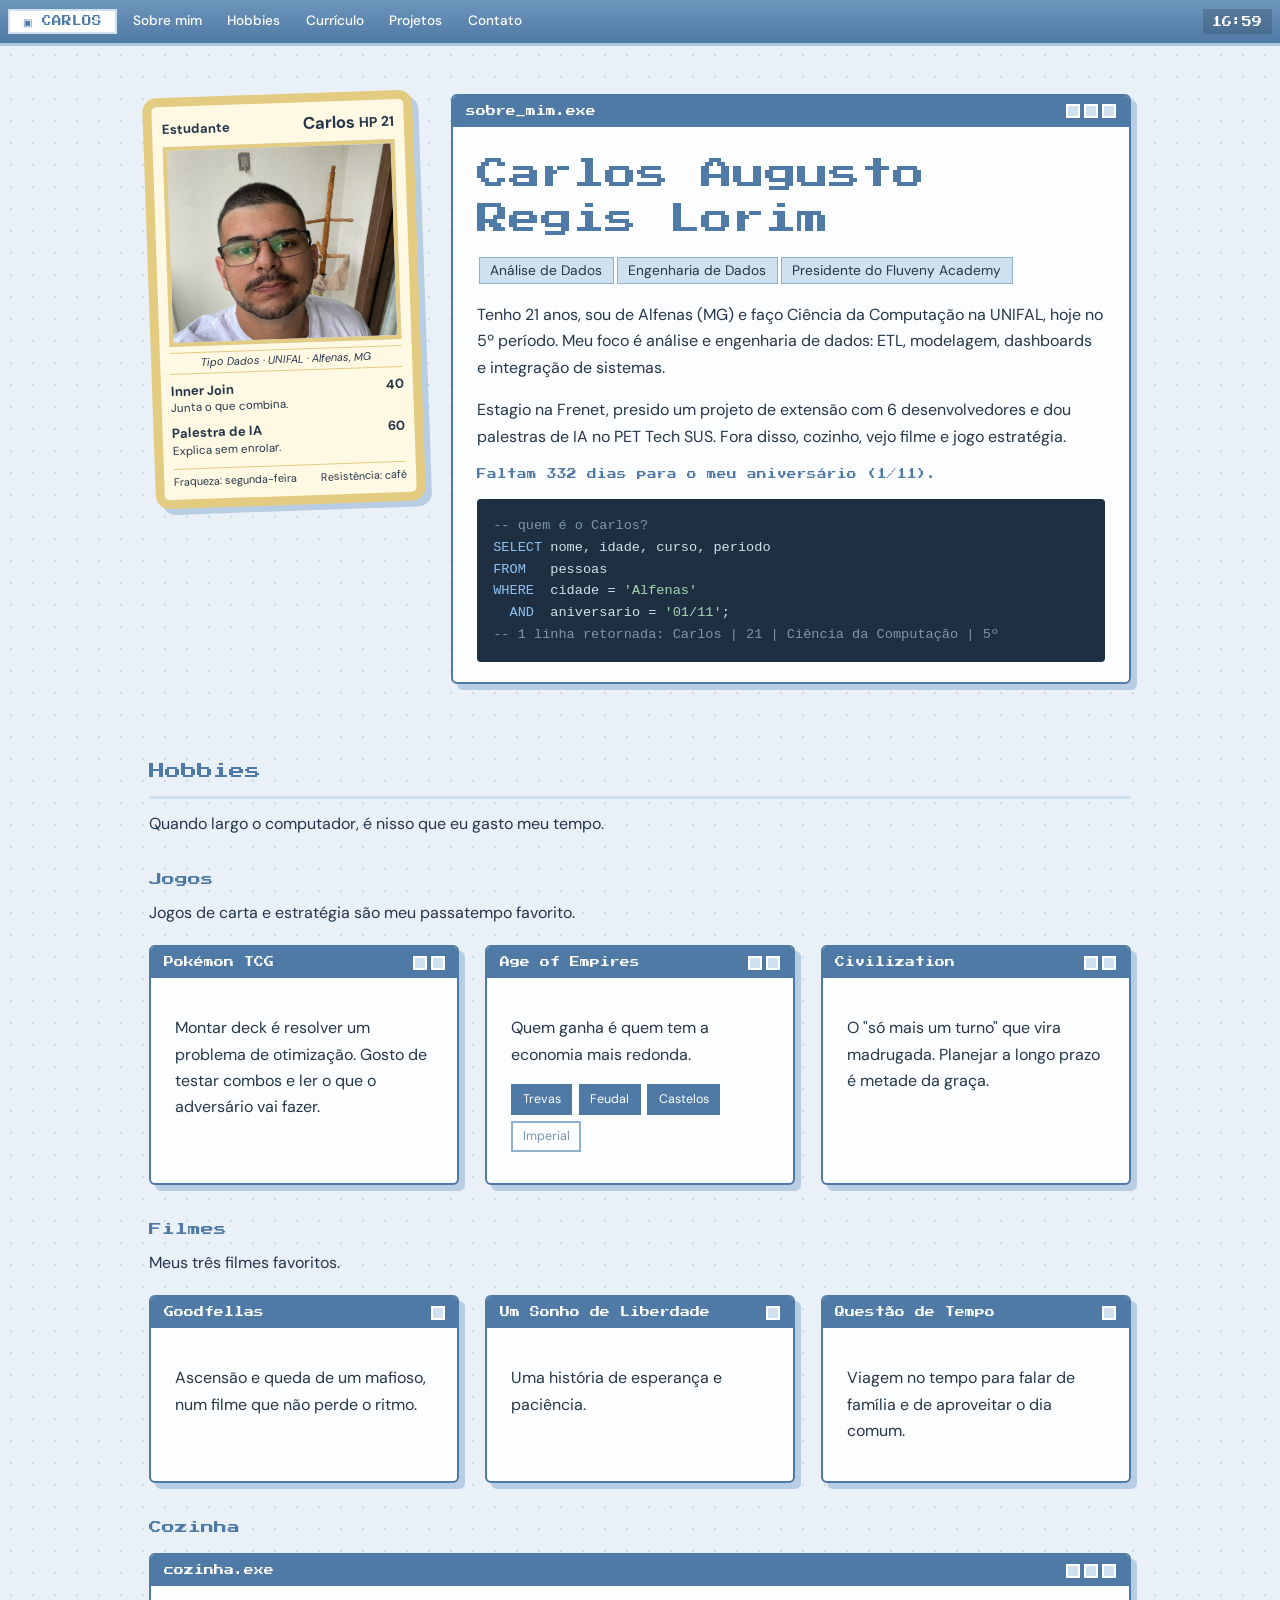
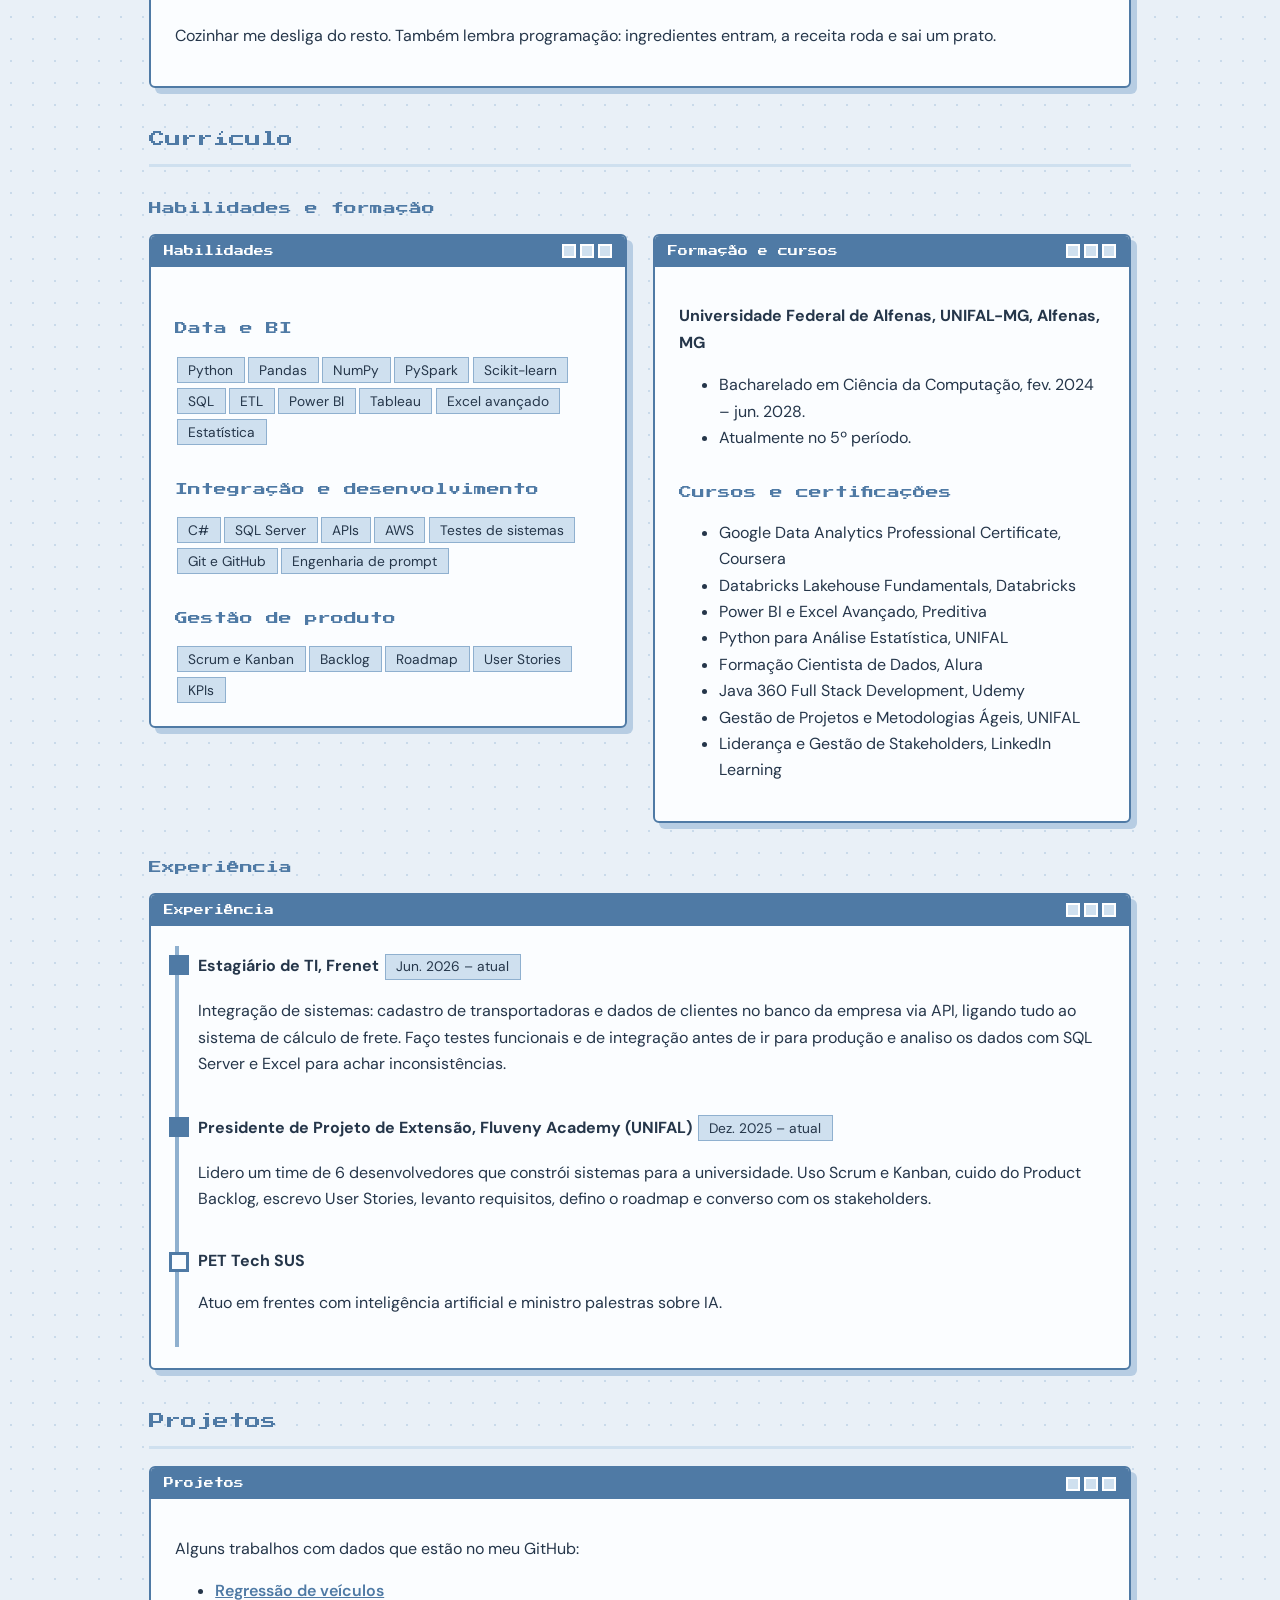
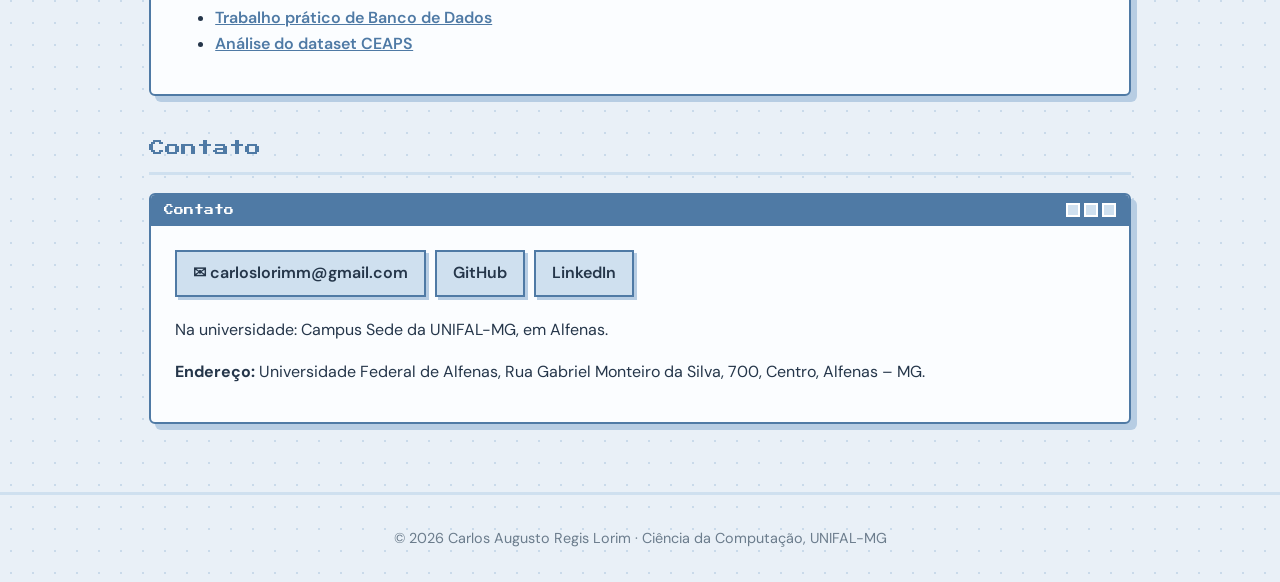
<file: category/uncategorized/index.html>
<!DOCTYPE html>
<html lang="en-US"><head><meta charset="UTF-8"><meta name="viewport" content="width=device-width,initial-scale=1"><title>Uncategorized – carlos-lorim-site</title>
<meta name="robots" content="max-image-preview:large">
<link rel="dns-prefetch" href="//fonts.googleapis.com">

<style id="wp-img-auto-sizes-contain-inline-css">
img:is([sizes=auto i],[sizes^="auto," i]){contain-intrinsic-size:3000px 1500px}
/*# sourceURL=wp-img-auto-sizes-contain-inline-css */
</style>
<style id="wp-emoji-styles-inline-css">

	img.wp-smiley, img.emoji {
		display: inline !important;
		border: none !important;
		box-shadow: none !important;
		height: 1em !important;
		width: 1em !important;
		margin: 0 0.07em !important;
		vertical-align: -0.1em !important;
		background: none !important;
		padding: 0 !important;
	}
/*# sourceURL=wp-emoji-styles-inline-css */
</style>
<style id="wp-block-library-inline-css">
:root{--wp-block-synced-color:#7a00df;--wp-block-synced-color--rgb:122,0,223;--wp-bound-block-color:var(--wp-block-synced-color);--wp-editor-canvas-background:#ddd;--wp-admin-theme-color:#007cba;--wp-admin-theme-color--rgb:0,124,186;--wp-admin-theme-color-darker-10:#006ba1;--wp-admin-theme-color-darker-10--rgb:0,107,160.5;--wp-admin-theme-color-darker-20:#005a87;--wp-admin-theme-color-darker-20--rgb:0,90,135;--wp-admin-border-width-focus:2px}@media (min-resolution:192dpi){:root{--wp-admin-border-width-focus:1.5px}}.wp-element-button{cursor:pointer}:root .has-very-light-gray-background-color{background-color:#eee}:root .has-very-dark-gray-background-color{background-color:#313131}:root .has-very-light-gray-color{color:#eee}:root .has-very-dark-gray-color{color:#313131}:root .has-vivid-green-cyan-to-vivid-cyan-blue-gradient-background{background:linear-gradient(135deg,#00d084,#0693e3)}:root .has-purple-crush-gradient-background{background:linear-gradient(135deg,#34e2e4,#4721fb 50%,#ab1dfe)}:root .has-hazy-dawn-gradient-background{background:linear-gradient(135deg,#faaca8,#dad0ec)}:root .has-subdued-olive-gradient-background{background:linear-gradient(135deg,#fafae1,#67a671)}:root .has-atomic-cream-gradient-background{background:linear-gradient(135deg,#fdd79a,#004a59)}:root .has-nightshade-gradient-background{background:linear-gradient(135deg,#330968,#31cdcf)}:root .has-midnight-gradient-background{background:linear-gradient(135deg,#020381,#2874fc)}:root{--wp--preset--font-size--normal:16px;--wp--preset--font-size--huge:42px}.has-regular-font-size{font-size:1em}.has-larger-font-size{font-size:2.625em}.has-normal-font-size{font-size:var(--wp--preset--font-size--normal)}.has-huge-font-size{font-size:var(--wp--preset--font-size--huge)}:root .has-text-align-center{text-align:center}:root .has-text-align-left{text-align:left}:root .has-text-align-right{text-align:right}.has-fit-text{white-space:nowrap!important}#end-resizable-editor-section{display:none}.aligncenter{clear:both}.items-justified-left{justify-content:flex-start}.items-justified-center{justify-content:center}.items-justified-right{justify-content:flex-end}.items-justified-space-between{justify-content:space-between}.screen-reader-text{word-wrap:normal!important;border:0;clip-path:inset(50%);height:1px;margin:-1px;overflow:hidden;padding:0;position:absolute;width:1px;word-break:normal!important}.screen-reader-text:focus{background-color:#ddd;clip-path:none;color:#444;display:block;font-size:1em;height:auto;left:5px;line-height:normal;padding:15px 23px 14px;text-decoration:none;top:5px;width:auto;z-index:100000}html :where(.has-border-color){border-style:solid}html :where([style^=border-color],[style*=";border-color"],[style*="; border-color"]){border-style:solid}html :where([style^=border-top-color],[style*=";border-top-color"],[style*="; border-top-color"]){border-top-style:solid}html :where([style^=border-right-color],[style*=";border-right-color"],[style*="; border-right-color"]){border-right-style:solid}html :where([style^=border-bottom-color],[style*=";border-bottom-color"],[style*="; border-bottom-color"]){border-bottom-style:solid}html :where([style^=border-left-color],[style*=";border-left-color"],[style*="; border-left-color"]){border-left-style:solid}html :where([style^=border-width],[style*=";border-width"],[style*="; border-width"]){border-style:solid}html :where([style^=border-top-width],[style*=";border-top-width"],[style*="; border-top-width"]){border-top-style:solid}html :where([style^=border-right-width],[style*=";border-right-width"],[style*="; border-right-width"]){border-right-style:solid}html :where([style^=border-bottom-width],[style*=";border-bottom-width"],[style*="; border-bottom-width"]){border-bottom-style:solid}html :where([style^=border-left-width],[style*=";border-left-width"],[style*="; border-left-width"]){border-left-style:solid}html :where(img[class*=wp-image-]){height:auto;max-width:100%}:where(figure){margin:0 0 1em}html :where(.is-position-sticky){--wp-admin--admin-bar--position-offset:var(--wp-admin--admin-bar--height,0px)}@media screen and (max-width:600px){html :where(.is-position-sticky){--wp-admin--admin-bar--position-offset:0px}}

/*# sourceURL=/wp-includes/css/dist/block-library/common.min.css */
</style>
<style id="classic-theme-styles-inline-css">
/*! This file is auto-generated */
.wp-block-button__link{color:#fff;background-color:#32373c;border-radius:9999px;box-shadow:none;text-decoration:none;padding:calc(.667em + 2px) calc(1.333em + 2px);font-size:1.125em}.wp-block-file__button{background:#32373c;color:#fff;text-decoration:none}
/*# sourceURL=/wp-includes/css/classic-themes.min.css */
</style>

<style id="global-styles-inline-css">
:root{--wp--preset--aspect-ratio--square: 1;--wp--preset--aspect-ratio--4-3: 4/3;--wp--preset--aspect-ratio--3-4: 3/4;--wp--preset--aspect-ratio--3-2: 3/2;--wp--preset--aspect-ratio--2-3: 2/3;--wp--preset--aspect-ratio--16-9: 16/9;--wp--preset--aspect-ratio--9-16: 9/16;--wp--preset--color--black: #000000;--wp--preset--color--cyan-bluish-gray: #abb8c3;--wp--preset--color--white: #ffffff;--wp--preset--color--pale-pink: #f78da7;--wp--preset--color--vivid-red: #cf2e2e;--wp--preset--color--luminous-vivid-orange: #ff6900;--wp--preset--color--luminous-vivid-amber: #fcb900;--wp--preset--color--light-green-cyan: #7bdcb5;--wp--preset--color--vivid-green-cyan: #00d084;--wp--preset--color--pale-cyan-blue: #8ed1fc;--wp--preset--color--vivid-cyan-blue: #0693e3;--wp--preset--color--vivid-purple: #9b51e0;--wp--preset--gradient--vivid-cyan-blue-to-vivid-purple: linear-gradient(135deg,rgb(6,147,227) 0%,rgb(155,81,224) 100%);--wp--preset--gradient--light-green-cyan-to-vivid-green-cyan: linear-gradient(135deg,rgb(122,220,180) 0%,rgb(0,208,130) 100%);--wp--preset--gradient--luminous-vivid-amber-to-luminous-vivid-orange: linear-gradient(135deg,rgb(252,185,0) 0%,rgb(255,105,0) 100%);--wp--preset--gradient--luminous-vivid-orange-to-vivid-red: linear-gradient(135deg,rgb(255,105,0) 0%,rgb(207,46,46) 100%);--wp--preset--gradient--very-light-gray-to-cyan-bluish-gray: linear-gradient(135deg,rgb(238,238,238) 0%,rgb(169,184,195) 100%);--wp--preset--gradient--cool-to-warm-spectrum: linear-gradient(135deg,rgb(74,234,220) 0%,rgb(151,120,209) 20%,rgb(207,42,186) 40%,rgb(238,44,130) 60%,rgb(251,105,98) 80%,rgb(254,248,76) 100%);--wp--preset--gradient--blush-light-purple: linear-gradient(135deg,rgb(255,206,236) 0%,rgb(152,150,240) 100%);--wp--preset--gradient--blush-bordeaux: linear-gradient(135deg,rgb(254,205,165) 0%,rgb(254,45,45) 50%,rgb(107,0,62) 100%);--wp--preset--gradient--luminous-dusk: linear-gradient(135deg,rgb(255,203,112) 0%,rgb(199,81,192) 50%,rgb(65,88,208) 100%);--wp--preset--gradient--pale-ocean: linear-gradient(135deg,rgb(255,245,203) 0%,rgb(182,227,212) 50%,rgb(51,167,181) 100%);--wp--preset--gradient--electric-grass: linear-gradient(135deg,rgb(202,248,128) 0%,rgb(113,206,126) 100%);--wp--preset--gradient--midnight: linear-gradient(135deg,rgb(2,3,129) 0%,rgb(40,116,252) 100%);--wp--preset--font-size--small: 13px;--wp--preset--font-size--medium: 20px;--wp--preset--font-size--large: 36px;--wp--preset--font-size--x-large: 42px;--wp--preset--spacing--20: 0.44rem;--wp--preset--spacing--30: 0.67rem;--wp--preset--spacing--40: 1rem;--wp--preset--spacing--50: 1.5rem;--wp--preset--spacing--60: 2.25rem;--wp--preset--spacing--70: 3.38rem;--wp--preset--spacing--80: 5.06rem;--wp--preset--shadow--natural: 6px 6px 9px rgba(0, 0, 0, 0.2);--wp--preset--shadow--deep: 12px 12px 50px rgba(0, 0, 0, 0.4);--wp--preset--shadow--sharp: 6px 6px 0px rgba(0, 0, 0, 0.2);--wp--preset--shadow--outlined: 6px 6px 0px -3px rgb(255, 255, 255), 6px 6px rgb(0, 0, 0);--wp--preset--shadow--crisp: 6px 6px 0px rgb(0, 0, 0);}.wp-block-button{--wp--preset--dimension--25: 25%;--wp--preset--dimension--50: 50%;--wp--preset--dimension--75: 75%;--wp--preset--dimension--100: 100%;}:where(body) { margin: 0; }:where(.is-layout-flex){gap: 0.5em;}:where(.is-layout-grid){gap: 0.5em;}body .is-layout-flex{display: flex;}.is-layout-flex{flex-wrap: wrap;align-items: center;}.is-layout-flex > :is(*, div){margin: 0;}body .is-layout-grid{display: grid;}.is-layout-grid > :is(*, div){margin: 0;}body{padding-top: 0px;padding-right: 0px;padding-bottom: 0px;padding-left: 0px;}:root :where(.wp-element-button, .wp-block-button__link){background-color: #32373c;border-width: 0;color: #fff;font-family: inherit;font-size: inherit;font-style: inherit;font-weight: inherit;letter-spacing: inherit;line-height: inherit;padding-top: calc(0.667em + 2px);padding-right: calc(1.333em + 2px);padding-bottom: calc(0.667em + 2px);padding-left: calc(1.333em + 2px);text-decoration: none;text-transform: inherit;}.has-black-color{color: var(--wp--preset--color--black) !important;}.has-cyan-bluish-gray-color{color: var(--wp--preset--color--cyan-bluish-gray) !important;}.has-white-color{color: var(--wp--preset--color--white) !important;}.has-pale-pink-color{color: var(--wp--preset--color--pale-pink) !important;}.has-vivid-red-color{color: var(--wp--preset--color--vivid-red) !important;}.has-luminous-vivid-orange-color{color: var(--wp--preset--color--luminous-vivid-orange) !important;}.has-luminous-vivid-amber-color{color: var(--wp--preset--color--luminous-vivid-amber) !important;}.has-light-green-cyan-color{color: var(--wp--preset--color--light-green-cyan) !important;}.has-vivid-green-cyan-color{color: var(--wp--preset--color--vivid-green-cyan) !important;}.has-pale-cyan-blue-color{color: var(--wp--preset--color--pale-cyan-blue) !important;}.has-vivid-cyan-blue-color{color: var(--wp--preset--color--vivid-cyan-blue) !important;}.has-vivid-purple-color{color: var(--wp--preset--color--vivid-purple) !important;}.has-black-background-color{background-color: var(--wp--preset--color--black) !important;}.has-cyan-bluish-gray-background-color{background-color: var(--wp--preset--color--cyan-bluish-gray) !important;}.has-white-background-color{background-color: var(--wp--preset--color--white) !important;}.has-pale-pink-background-color{background-color: var(--wp--preset--color--pale-pink) !important;}.has-vivid-red-background-color{background-color: var(--wp--preset--color--vivid-red) !important;}.has-luminous-vivid-orange-background-color{background-color: var(--wp--preset--color--luminous-vivid-orange) !important;}.has-luminous-vivid-amber-background-color{background-color: var(--wp--preset--color--luminous-vivid-amber) !important;}.has-light-green-cyan-background-color{background-color: var(--wp--preset--color--light-green-cyan) !important;}.has-vivid-green-cyan-background-color{background-color: var(--wp--preset--color--vivid-green-cyan) !important;}.has-pale-cyan-blue-background-color{background-color: var(--wp--preset--color--pale-cyan-blue) !important;}.has-vivid-cyan-blue-background-color{background-color: var(--wp--preset--color--vivid-cyan-blue) !important;}.has-vivid-purple-background-color{background-color: var(--wp--preset--color--vivid-purple) !important;}.has-black-border-color{border-color: var(--wp--preset--color--black) !important;}.has-cyan-bluish-gray-border-color{border-color: var(--wp--preset--color--cyan-bluish-gray) !important;}.has-white-border-color{border-color: var(--wp--preset--color--white) !important;}.has-pale-pink-border-color{border-color: var(--wp--preset--color--pale-pink) !important;}.has-vivid-red-border-color{border-color: var(--wp--preset--color--vivid-red) !important;}.has-luminous-vivid-orange-border-color{border-color: var(--wp--preset--color--luminous-vivid-orange) !important;}.has-luminous-vivid-amber-border-color{border-color: var(--wp--preset--color--luminous-vivid-amber) !important;}.has-light-green-cyan-border-color{border-color: var(--wp--preset--color--light-green-cyan) !important;}.has-vivid-green-cyan-border-color{border-color: var(--wp--preset--color--vivid-green-cyan) !important;}.has-pale-cyan-blue-border-color{border-color: var(--wp--preset--color--pale-cyan-blue) !important;}.has-vivid-cyan-blue-border-color{border-color: var(--wp--preset--color--vivid-cyan-blue) !important;}.has-vivid-purple-border-color{border-color: var(--wp--preset--color--vivid-purple) !important;}.has-vivid-cyan-blue-to-vivid-purple-gradient-background{background: var(--wp--preset--gradient--vivid-cyan-blue-to-vivid-purple) !important;}.has-light-green-cyan-to-vivid-green-cyan-gradient-background{background: var(--wp--preset--gradient--light-green-cyan-to-vivid-green-cyan) !important;}.has-luminous-vivid-amber-to-luminous-vivid-orange-gradient-background{background: var(--wp--preset--gradient--luminous-vivid-amber-to-luminous-vivid-orange) !important;}.has-luminous-vivid-orange-to-vivid-red-gradient-background{background: var(--wp--preset--gradient--luminous-vivid-orange-to-vivid-red) !important;}.has-very-light-gray-to-cyan-bluish-gray-gradient-background{background: var(--wp--preset--gradient--very-light-gray-to-cyan-bluish-gray) !important;}.has-cool-to-warm-spectrum-gradient-background{background: var(--wp--preset--gradient--cool-to-warm-spectrum) !important;}.has-blush-light-purple-gradient-background{background: var(--wp--preset--gradient--blush-light-purple) !important;}.has-blush-bordeaux-gradient-background{background: var(--wp--preset--gradient--blush-bordeaux) !important;}.has-luminous-dusk-gradient-background{background: var(--wp--preset--gradient--luminous-dusk) !important;}.has-pale-ocean-gradient-background{background: var(--wp--preset--gradient--pale-ocean) !important;}.has-electric-grass-gradient-background{background: var(--wp--preset--gradient--electric-grass) !important;}.has-midnight-gradient-background{background: var(--wp--preset--gradient--midnight) !important;}.has-small-font-size{font-size: var(--wp--preset--font-size--small) !important;}.has-medium-font-size{font-size: var(--wp--preset--font-size--medium) !important;}.has-large-font-size{font-size: var(--wp--preset--font-size--large) !important;}.has-x-large-font-size{font-size: var(--wp--preset--font-size--x-large) !important;}
/*# sourceURL=global-styles-inline-css */
</style>

<link rel="stylesheet" id="lorim-fonts-css" href="https://fonts.googleapis.com/css2?family=DM+Sans:wght@400;500;700&amp;family=Press+Start+2P&amp;display=swap" media="all">
<link rel="stylesheet" id="lorim-css" href="/wp-content/themes/lorim/style.css?ver=2.0" media="all">
<link rel="EditURI" type="application/rsd+xml" title="RSD" href="/xmlrpc.php?rsd">
<meta name="generator" content="WordPress 7.1.3">
</head><body class="archive category category-uncategorized category-1 wp-theme-lorim">
<div class="task"><a class="start" href="#inicio">▣ CARLOS</a>
 <a class="it" href="#inicio">Sobre mim</a><a class="it" href="#hobbies">Hobbies</a><a class="it" href="#curriculo">Currículo</a><a class="it" href="#projetos">Projetos</a><a class="it" href="#contato">Contato</a>
 <span class="clk" id="clk">--:--</span></div>
<main>
<section id="inicio"><div class="hero">
 <div class="tcg">
  <div class="top"><span>Estudante</span><b>Carlos <small>HP 21</small></b></div>
  <div class="pic"><img src="/wp-content/themes/lorim/assets/foto.jpg" alt="Foto de Carlos Augusto Regis Lorim"></div>
  <div class="info">Tipo Dados · UNIFAL · Alfenas, MG</div>
  <div class="atk"><div>Inner Join<small>Junta o que combina.</small></div><div>40</div></div>
  <div class="atk"><div>Palestra de IA<small>Explica sem enrolar.</small></div><div>60</div></div>
  <div class="foot"><span>Fraqueza: segunda-feira</span><span>Resistência: café</span></div>
 </div>
 <div class="win t2" style="margin:0/"><div class="bar"><span>sobre_mim.exe</span><i><b></b><b></b><b></b></i></div><div class="body">
  <h1>Carlos Augusto Regis Lorim</h1>
  <span class="tag">Análise de Dados</span><span class="tag">Engenharia de Dados</span><span class="tag">Presidente do Fluveny Academy</span>
  <p>Tenho 21 anos, sou de Alfenas (MG) e faço Ciência da Computação na UNIFAL, hoje no 5º período. Meu foco é análise e engenharia de dados: ETL, modelagem, dashboards e integração de sistemas.</p>
  <p>Estagio na Frenet, presido um projeto de extensão com 6 desenvolvedores e dou palestras de IA no PET Tech SUS. Fora disso, cozinho, vejo filme e jogo estratégia.</p>
  <p class="px" style="font-size:.6rem;line-height:1.8;color:var(--deep)" id="bday"></p>
<pre><span class="c">-- quem é o Carlos?</span>
<span class="k">SELECT</span> nome, idade, curso, periodo
<span class="k">FROM</span>   pessoas
<span class="k">WHERE</span>  cidade = <span class="s">'Alfenas'</span>
  <span class="k">AND</span>  aniversario = <span class="s">'01/11'</span>;
<span class="c">-- 1 linha retornada: Carlos | 21 | Ciência da Computação | 5º</span></pre>
 </div></div>
</div></section>

<section id="hobbies"><h2 class="st">Hobbies</h2><p class="lead">Quando largo o computador, é nisso que eu gasto meu tempo.</p><h3>Jogos</h3><p class="lead">Jogos de carta e estratégia são meu passatempo favorito.</p><div class="grid">
<div class="win"><div class="bar"><span>Pokémon TCG</span><i><b></b><b></b></i></div><div class="body"><p>Montar deck é resolver um problema de otimização. Gosto de testar combos e ler o que o adversário vai fazer.</p></div></div>
<div class="win"><div class="bar"><span>Age of Empires</span><i><b></b><b></b></i></div><div class="body"><p>Quem ganha é quem tem a economia mais redonda.</p><div class="ages"><span class="on">Trevas</span><span class="on">Feudal</span><span class="on">Castelos</span><span>Imperial</span></div></div></div>
<div class="win"><div class="bar"><span>Civilization</span><i><b></b><b></b></i></div><div class="body"><p>O "só mais um turno" que vira madrugada. Planejar a longo prazo é metade da graça.</p></div></div></div><h3>Filmes</h3><p class="lead">Meus três filmes favoritos.</p><div class="grid">
<div class="win"><div class="bar"><span>Goodfellas</span><i><b></b></i></div><div class="body"><p>Ascensão e queda de um mafioso, num filme que não perde o ritmo.</p></div></div>
<div class="win"><div class="bar"><span>Um Sonho de Liberdade</span><i><b></b></i></div><div class="body"><p>Uma história de esperança e paciência.</p></div></div>
<div class="win"><div class="bar"><span>Questão de Tempo</span><i><b></b></i></div><div class="body"><p>Viagem no tempo para falar de família e de aproveitar o dia comum.</p></div></div></div><h3>Cozinha</h3><div class="win"><div class="bar"><span>cozinha.exe</span><i><b></b><b></b><b></b></i></div><div class="body"><p>Cozinhar me desliga do resto. Também lembra programação: ingredientes entram, a receita roda e sai um prato.</p></div></div></section>

<section id="curriculo"><h2 class="st">Currículo</h2><h3>Habilidades e formação</h3><div class="grid" style="align-items:start"><div class="win"><div class="bar"><span>Habilidades</span><i><b></b><b></b><b></b></i></div><div class="body">
 <h3>Data e BI</h3>
 <span class="tag">Python</span><span class="tag">Pandas</span><span class="tag">NumPy</span><span class="tag">PySpark</span><span class="tag">Scikit-learn</span><span class="tag">SQL</span><span class="tag">ETL</span><span class="tag">Power BI</span><span class="tag">Tableau</span><span class="tag">Excel avançado</span><span class="tag">Estatística</span>
 <h3>Integração e desenvolvimento</h3>
 <span class="tag">C#</span><span class="tag">SQL Server</span><span class="tag">APIs</span><span class="tag">AWS</span><span class="tag">Testes de sistemas</span><span class="tag">Git e GitHub</span><span class="tag">Engenharia de prompt</span>
 <h3>Gestão de produto</h3>
 <span class="tag">Scrum e Kanban</span><span class="tag">Backlog</span><span class="tag">Roadmap</span><span class="tag">User Stories</span><span class="tag">KPIs</span>
</div></div><div class="win"><div class="bar"><span>Formação e cursos</span><i><b></b><b></b><b></b></i></div><div class="body">
 <p><strong>Universidade Federal de Alfenas, UNIFAL-MG, Alfenas, MG</strong></p>
 <ul><li>Bacharelado em Ciência da Computação, fev. 2024 – jun. 2028.</li><li>Atualmente no 5º período.</li></ul>
 <h3>Cursos e certificações</h3>
 <ul><li>Google Data Analytics Professional Certificate, Coursera</li>
 <li>Databricks Lakehouse Fundamentals, Databricks</li>
 <li>Power BI e Excel Avançado, Preditiva</li>
 <li>Python para Análise Estatística, UNIFAL</li>
 <li>Formação Cientista de Dados, Alura</li>
 <li>Java 360 Full Stack Development, Udemy</li>
 <li>Gestão de Projetos e Metodologias Ágeis, UNIFAL</li>
 <li>Liderança e Gestão de Stakeholders, LinkedIn Learning</li></ul>
</div></div></div><h3>Experiência</h3><div class="win"><div class="bar"><span>Experiência</span><i><b></b><b></b><b></b></i></div><div class="body">
 <ul class="quest">
  <li class="now"><strong>Estagiário de TI, Frenet</strong> <span class="tag">Jun. 2026 – atual</span>
   <p>Integração de sistemas: cadastro de transportadoras e dados de clientes no banco da empresa via API, ligando tudo ao sistema de cálculo de frete. Faço testes funcionais e de integração antes de ir para produção e analiso os dados com SQL Server e Excel para achar inconsistências.</p></li>
  <li class="now"><strong>Presidente de Projeto de Extensão, Fluveny Academy (UNIFAL)</strong> <span class="tag">Dez. 2025 – atual</span>
   <p>Lidero um time de 6 desenvolvedores que constrói sistemas para a universidade. Uso Scrum e Kanban, cuido do Product Backlog, escrevo User Stories, levanto requisitos, defino o roadmap e converso com os stakeholders.</p></li>
  <li><strong>PET Tech SUS</strong>
   <p>Atuo em frentes com inteligência artificial e ministro palestras sobre IA.</p></li>
 </ul>
</div></div></section>

<section id="projetos"><h2 class="st">Projetos</h2><div class="win"><div class="bar"><span>Projetos</span><i><b></b><b></b><b></b></i></div><div class="body">
 <p>Alguns trabalhos com dados que estão no meu GitHub:</p>
 <ul><li><a href="https://github.com/carlos-lorim/Regressao-veiculos">Regressão de veículos</a></li>
 <li><a href="https://github.com/carlos-lorim/Trabalho-pratico-de-Banco-de-dados">Trabalho prático de Banco de Dados</a></li>
 <li><a href="https://github.com/carlos-lorim/Analise-dataset-CEAPS">Análise do dataset CEAPS</a></li></ul>
</div></div></section>

<section id="contato"><h2 class="st">Contato</h2><div class="win"><div class="bar"><span>Contato</span><i><b></b><b></b><b></b></i></div><div class="body">
 <a class="btn" href="mailto:carloslorimm@gmail.com">✉ carloslorimm@gmail.com</a>
 <a class="btn" href="https://github.com/carlos-lorim">GitHub</a>
 <a class="btn" href="https://www.linkedin.com/in/carlos-lorim">LinkedIn</a>
 <p>Na universidade: Campus Sede da UNIFAL-MG, em Alfenas.</p>
 <p><strong>Endereço:</strong> Universidade Federal de Alfenas, Rua Gabriel Monteiro da Silva, 700, Centro, Alfenas – MG.</p>
</div></div></section>
</main>
<footer class="foot2">© 2026 Carlos Augusto Regis Lorim · Ciência da Computação, UNIFAL-MG</footer>
<script type="speculationrules">
{"prefetch":[{"source":"document","where":{"and":[{"href_matches":"/*"},{"not":{"href_matches":["/wp-*.php","/wp-admin/*","/wp-content/uploads/*","/wp-content/*","/wp-content/plugins/*","/wp-content/themes/lorim/*","/*\\?(.+)"]}},{"not":{"selector_matches":"a[rel~=\"nofollow\"]"}},{"not":{"selector_matches":".no-prefetch, .no-prefetch a"}}]},"eagerness":"conservative"}]}
</script>
<script id="lorim-js-js" src="/wp-content/themes/lorim/script.js?ver=2.0"></script>
<script id="wp-emoji-settings" type="application/json">
{"baseUrl":"https://s.w.org/images/core/emoji/17.0.2/72x72/","ext":".png","svgUrl":"https://s.w.org/images/core/emoji/17.0.2/svg/","svgExt":".svg","source":{"concatemoji":"/wp-includes/js/wp-emoji-release.min.js?ver=7.1.3"}}
</script>
<script type="module">
/*! This file is auto-generated */
var e="script#wp-emoji-settings",t=document.querySelector(e);if(!(t instanceof HTMLScriptElement))throw new Error("Element missing: "+e);const r=JSON.parse(t.text),s=(window._wpemojiSettings=r,"wpEmojiSettingsSupports"),o=["flag","emoji"];function i(e){try{var t={supportTests:e,timestamp:(new Date).valueOf()};sessionStorage.setItem(s,JSON.stringify(t))}catch(e){}}function c(e,t,n){e.clearRect(0,0,e.canvas.width,e.canvas.height),e.fillText(t,0,0);t=new Uint32Array(e.getImageData(0,0,e.canvas.width,e.canvas.height).data);e.clearRect(0,0,e.canvas.width,e.canvas.height),e.fillText(n,0,0);const r=new Uint32Array(e.getImageData(0,0,e.canvas.width,e.canvas.height).data);return t.every((e,t)=>e===r[t])}function p(e,t){e.clearRect(0,0,e.canvas.width,e.canvas.height),e.fillText(t,0,0);var n=e.getImageData(16,16,1,1);for(let e=0;e<n.data.length;e++)if(0!==n.data[e])return!1;return!0}function u(e,t,n,r){switch(t){case"flag":return n(e,"\ud83c\udff3\ufe0f\u200d\u26a7\ufe0f","\ud83c\udff3\ufe0f\u200b\u26a7\ufe0f")?!1:!n(e,"\ud83c\udde8\ud83c\uddf6","\ud83c\udde8\u200b\ud83c\uddf6")&&!n(e,"\ud83c\udff4\udb40\udc67\udb40\udc62\udb40\udc65\udb40\udc6e\udb40\udc67\udb40\udc7f","\ud83c\udff4\u200b\udb40\udc67\u200b\udb40\udc62\u200b\udb40\udc65\u200b\udb40\udc6e\u200b\udb40\udc67\u200b\udb40\udc7f");case"emoji":return!r(e,"\ud83e\u1fac8")}return!1}function f(e,t,n,r){let a;const s=(a="undefined"!=typeof WorkerGlobalScope&&self instanceof WorkerGlobalScope?new OffscreenCanvas(300,150):document.createElement("canvas")).getContext("2d",{willReadFrequently:!0}),o=(s.textBaseline="top",s.font="600 32px Arial",{});return e.forEach(e=>{o[e]=t(s,e,n,r)}),o}function a(e){var t=document.createElement("script");t.src=e,t.defer=!0,document.head.appendChild(t)}r.supports={everything:!0,everythingExceptFlag:!0},new Promise(t=>{let n=function(){try{var e=JSON.parse(sessionStorage.getItem(s));if("object"==typeof e&&"number"==typeof e.timestamp&&(new Date).valueOf()<e.timestamp+604800&&"object"==typeof e.supportTests)return e.supportTests}catch(e){}return null}();if(!n){if("undefined"!=typeof Worker&&"undefined"!=typeof OffscreenCanvas&&"undefined"!=typeof URL&&URL.createObjectURL&&"undefined"!=typeof Blob)try{var e="postMessage("+f.toString()+"("+[JSON.stringify(o),u.toString(),c.toString(),p.toString()].join(",")+"));",r=new Blob([e],{type:"text/javascript"});const a=new Worker(URL.createObjectURL(r),{name:"wpTestEmojiSupports"});return void(a.onmessage=e=>{i(n=e.data),a.terminate(),t(n)})}catch(e){}i(n=f(o,u,c,p))}t(n)}).then(e=>{for(const n in e)r.supports[n]=e[n],r.supports.everything=r.supports.everything&&r.supports[n],"flag"!==n&&(r.supports.everythingExceptFlag=r.supports.everythingExceptFlag&&r.supports[n]);var t;r.supports.everythingExceptFlag=r.supports.everythingExceptFlag&&!r.supports.flag,r.supports.everything||((t=r.source||{}).concatemoji?a(t.concatemoji):t.wpemoji&&t.twemoji&&(a(t.twemoji),a(t.wpemoji)))});
//# sourceURL=/wp-includes/js/wp-emoji-loader.min.js
</script>
</body></html>
</file>
<file: wp-content/themes/lorim/style.css>
/*
Theme Name: Carlos Lorim
Description: Area de trabalho retro azul claro, janelas, carta TCG e barra de tarefas.
Version: 2.3
*/
:root{--bg:#E9F0F7;--paper:#FBFDFF;--soft:#CFE0EF;--mid:#8FB0CF;--deep:#4F7AA5;--ink:#25364A;--gold:#E3CB82;--sh:#B7CDE3}
*{box-sizing:border-box}html{scroll-behavior:smooth}
body{margin:0;color:var(--ink);font:16px/1.65 "DM Sans","Segoe UI",Tahoma,sans-serif;background:var(--bg);background-image:radial-gradient(#C9DAEA 1.4px,transparent 1.4px);background-size:22px 22px}
a{color:var(--deep);font-weight:600}
main{max-width:1020px;margin:0 auto;padding:2rem 1.2rem}
h1,h2,h3,.bar span,.px{font-family:"Press Start 2P","Courier New",monospace;font-weight:400}
h1{font-size:clamp(1.3rem,3.6vw,2rem);line-height:1.4;margin:.3rem 0 .8rem;color:var(--deep)}
h3{font-size:.8rem;line-height:1.6;color:var(--deep);margin:1.3rem 0 .5rem}
.win{background:var(--paper);border:2px solid var(--deep);border-radius:6px;box-shadow:6px 6px 0 var(--sh);margin:0 0 2.2rem;overflow:hidden}
.bar{background:var(--deep);color:#fff;padding:.5rem .8rem;display:flex;justify-content:space-between;align-items:center}
.bar span{font-size:.62rem;line-height:1.5}
.bar i{display:flex;gap:4px}.bar i b{width:14px;height:14px;background:var(--soft);border:2px solid #fff;display:block}
.body{padding:1.3rem 1.5rem}
.t1{transform:rotate(-.5deg)}.t2{transform:rotate(.5deg)}
.hero{display:grid;grid-template-columns:270px 1fr;gap:2rem;align-items:start;margin-bottom:2.2rem}
@media(max-width:760px){.hero{grid-template-columns:1fr;justify-items:center}.t1,.t2{transform:none}}
.tcg{width:270px;background:#FFF9E3;border:9px solid var(--gold);border-radius:14px;padding:.6rem;box-shadow:6px 6px 0 var(--sh);transform:rotate(-2deg);font-size:.82rem;line-height:1.4}
.tcg .top{display:flex;justify-content:space-between;align-items:baseline;font-weight:700}
.tcg .top b{font-size:1.05rem}
.tcg .pic{border:4px solid var(--gold);height:200px;margin:.4rem 0;overflow:hidden;background:var(--soft)}
.tcg .pic img{width:100%;height:100%;object-fit:cover;object-position:center 30%}
.tcg .info{font-size:.68rem;font-style:italic;text-align:center;border-top:1px solid var(--gold);border-bottom:1px solid var(--gold);padding:.15rem 0}
.tcg .atk{display:flex;justify-content:space-between;gap:.5rem;margin-top:.5rem;font-weight:700}
.tcg .atk small{display:block;font-weight:400;font-size:.72rem}
.tcg .foot{display:flex;justify-content:space-between;font-size:.68rem;margin-top:.6rem;border-top:1px solid var(--gold);padding-top:.3rem}
.tag{display:inline-block;background:var(--soft);border:1px solid var(--mid);padding:.05rem .65rem;margin:.15rem .1rem;font-size:.86rem}
pre{background:#1F2F42;color:#CFE0EF;border-radius:4px;padding:1rem;overflow-x:auto;font:.85rem/1.6 Consolas,monospace;margin:1rem 0 0}
.k{color:#8FC1F0}.s{color:#A8D5B5}.c{color:#7F95AB}
.grid{display:grid;grid-template-columns:repeat(auto-fit,minmax(280px,1fr));gap:1.6rem;margin-bottom:2.2rem}.grid .win{margin:0}
.stat{display:grid;grid-template-columns:90px 1fr 40px;gap:.6rem;align-items:center;font-size:.9rem;margin:.35rem 0}
.meter{height:14px;background:var(--soft);border:2px solid var(--deep)}.meter i{display:block;height:100%;background:repeating-linear-gradient(90deg,var(--deep) 0 8px,#6F96BD 8px 10px)}
.ages{display:flex;flex-wrap:wrap;gap:.4rem;margin:.6rem 0}
.ages span{font-size:.78rem;padding:.2rem .6rem;border:2px solid var(--mid);color:#7B93AB}.ages .on{background:var(--deep);border-color:var(--deep);color:#fff}
.quest{list-style:none;padding:0;margin:0;border-left:4px solid var(--mid)}
.quest li{padding:.3rem 0 .9rem 1.2rem;position:relative}
.quest li:before{content:"";position:absolute;left:-10px;top:.55rem;width:14px;height:14px;background:var(--paper);border:3px solid var(--deep)}
.quest li.now:before{background:var(--deep)}
.btn{display:inline-block;margin:.25rem .3rem .25rem 0;padding:.5rem 1rem;background:var(--soft);border:2px solid var(--deep);box-shadow:3px 3px 0 var(--sh);text-decoration:none;color:var(--ink)}
.btn:hover{transform:translate(2px,2px);box-shadow:1px 1px 0 var(--sh)}
.task{position:sticky;top:0;height:46px;background:linear-gradient(#6E96BC,#4F7AA5);border-bottom:3px solid #A9C4DD;display:flex;align-items:center;gap:.4rem;padding:0 .5rem;z-index:9;overflow-x:auto;white-space:nowrap}
.task .start{background:#fff;color:var(--deep);padding:.3rem .8rem;font:.6rem "Press Start 2P",monospace;text-decoration:none;border:2px solid var(--soft)}
.task a.it{color:#fff;text-decoration:none;font-size:.85rem;padding:.25rem .6rem;font-weight:500}.task a.it:hover{background:rgba(255,255,255,.2)}
.task .clk{margin-left:auto;color:#fff;font:.62rem "Press Start 2P",monospace;background:rgba(0,0,0,.15);padding:.45rem .6rem}

.pet{border-left:5px solid var(--gold);padding:.4rem 1rem;background:#FFF9E3;margin:1rem 0 0}

.t1,.t2,.tcg{transform:none}.tcg{transform:rotate(-2deg)}
section[id]{scroll-margin-top:70px}
.st{font-size:1rem;color:var(--deep);margin:2.4rem 0 1.1rem;padding-bottom:.7rem;border-bottom:3px solid var(--soft)}
.lead{margin:-.3rem 0 1.2rem}
.hero{margin-top:1rem}
.foot2{text-align:center;padding:2rem 1rem;color:#6B7C8C;font-size:.9rem;border-top:3px solid var(--soft)}
.task a.it{flex:none}

section h3{margin:2rem 0 .9rem}
</file>
